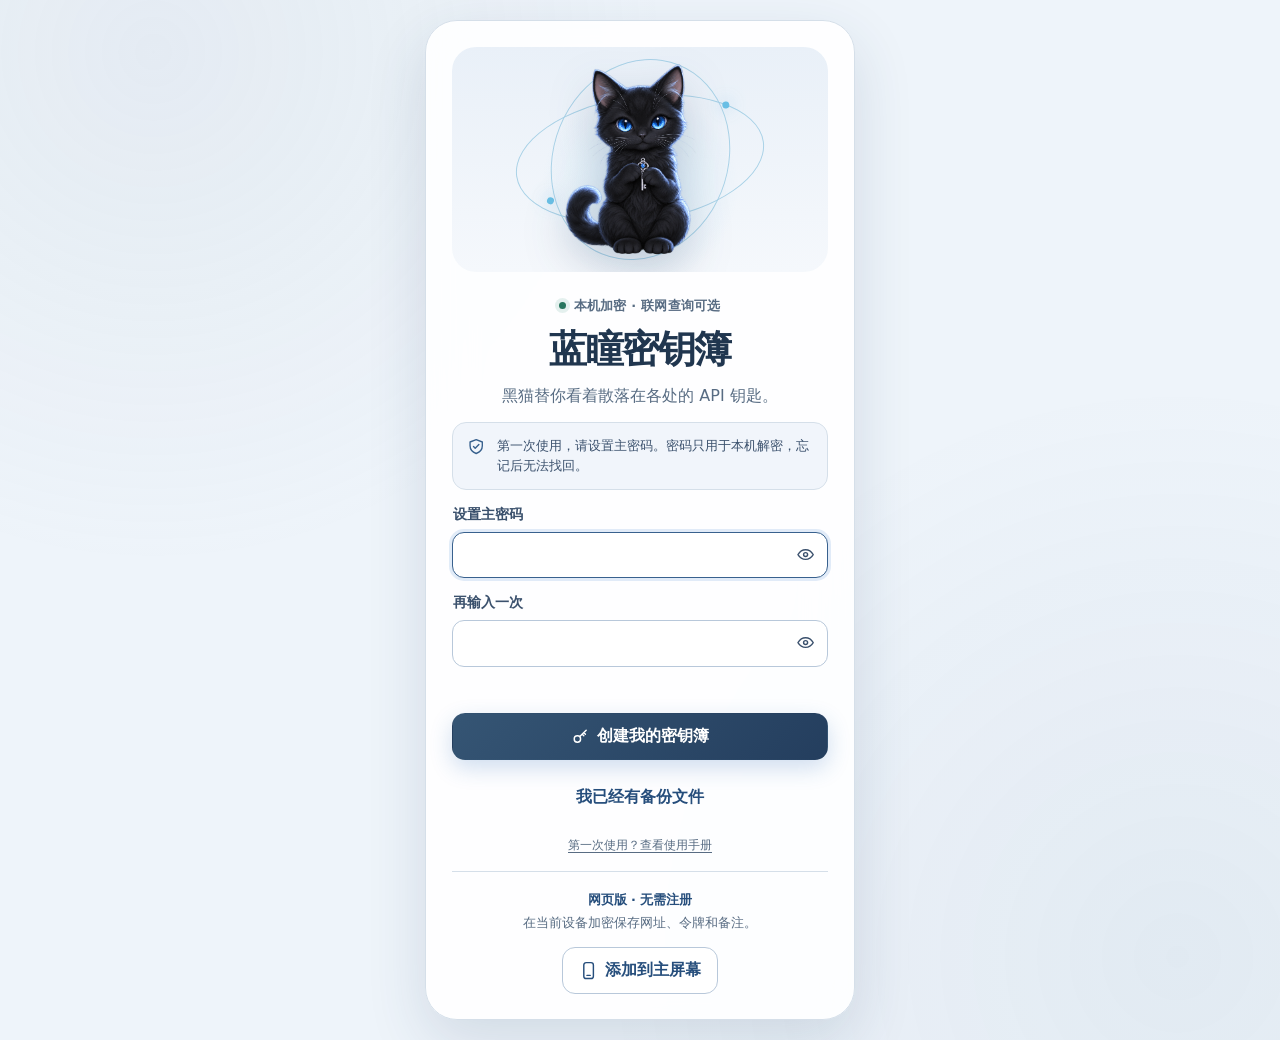
<file: index.html>
<!doctype html>
<html lang="zh-CN">
  <head>
    <meta charset="UTF-8" />
    <meta name="viewport" content="width=device-width, initial-scale=1, viewport-fit=cover" />
    <meta name="theme-color" content="#edf5ff" />
    <meta name="description" content="蓝瞳密钥簿——离线优先、加密保存的私人 API 站点与令牌管理簿。" />
    <meta name="apple-mobile-web-app-capable" content="yes" />
    <meta name="apple-mobile-web-app-status-bar-style" content="default" />
    <meta name="apple-mobile-web-app-title" content="蓝瞳密钥簿" />
    <link rel="apple-touch-icon" href="./assets/icon-192.png" />
    <title>蓝瞳密钥簿</title>
    <link rel="manifest" href="./manifest.webmanifest" />
    <link
      rel="icon"
      type="image/svg+xml"
      href="data:image/svg+xml,%3Csvg xmlns='http://www.w3.org/2000/svg' viewBox='0 0 64 64'%3E%3Cpath fill='%23121a2a' d='M12 24 9 7l15 10a28 28 0 0 1 16 0L55 7l-3 17a25 25 0 1 1-40 0Z'/%3E%3Cellipse cx='23' cy='31' rx='5' ry='7' fill='%234aa8ff'/%3E%3Cellipse cx='41' cy='31' rx='5' ry='7' fill='%234aa8ff'/%3E%3Cpath stroke='%23fff' stroke-width='2' stroke-linecap='round' d='m30 42 2 2 2-2'/%3E%3C/svg%3E"
    />
    <link rel="stylesheet" href="./styles.css" />
    <link rel="stylesheet" href="./features.css" />
    <link rel="stylesheet" href="./web.css" />
    <link rel="stylesheet" href="./model-status.css" />
  </head>
  <body>
    <div class="ambient ambient-one" aria-hidden="true"></div>
    <div class="ambient ambient-two" aria-hidden="true"></div>

    <section id="lock-screen" class="lock-screen" aria-labelledby="lock-title">
      <div class="lock-card">
        <div class="lock-visual" aria-hidden="true">
          <span class="orbit orbit-one"></span>
          <span class="orbit orbit-two"></span>
          <img src="./assets/black-cat-guardian.png" alt="" width="240" height="240" />
        </div>
        <div class="lock-copy">
          <div class="eyebrow"><span class="status-dot"></span> 本机加密 · 联网查询可选</div>
          <h1 id="lock-title">蓝瞳密钥簿</h1>
          <p id="lock-caption">黑猫替你看着散落在各处的 API 钥匙。</p>
        </div>

        <form id="unlock-form" class="lock-form" hidden>
          <div id="biometric-unlock-area" class="biometric-unlock-area" hidden>
            <button id="biometric-unlock-button" class="secondary-button full-button" type="button">
              <svg aria-hidden="true"><use href="#i-fingerprint"></use></svg>
              使用指纹解锁
            </button>
            <div class="lock-divider"><span>或使用主密码</span></div>
          </div>
          <label class="field">
            <span>主密码</span>
            <span class="password-wrap">
              <input id="unlock-password" type="password" autocomplete="current-password" required />
              <button class="icon-button field-eye" type="button" data-toggle-password="unlock-password" aria-label="显示或隐藏密码">
                <svg aria-hidden="true"><use href="#i-eye"></use></svg>
              </button>
            </span>
          </label>
          <p id="unlock-error" class="field-error" role="alert"></p>
          <button class="primary-button full-button" type="submit">
            <svg aria-hidden="true"><use href="#i-unlock"></use></svg>
            解锁密钥簿
          </button>
          <button id="locked-import-button" class="text-button" type="button">从加密备份载入</button>
        </form>

        <form id="setup-form" class="lock-form" hidden>
          <div class="setup-note">
            <svg aria-hidden="true"><use href="#i-shield"></use></svg>
            <span>第一次使用，请设置主密码。密码只用于本机解密，忘记后无法找回。</span>
          </div>
          <label class="field">
            <span>设置主密码</span>
            <span class="password-wrap">
              <input id="setup-password" type="password" minlength="6" autocomplete="new-password" required />
              <button class="icon-button field-eye" type="button" data-toggle-password="setup-password" aria-label="显示或隐藏密码">
                <svg aria-hidden="true"><use href="#i-eye"></use></svg>
              </button>
            </span>
          </label>
          <label class="field">
            <span>再输入一次</span>
            <span class="password-wrap">
              <input id="setup-password-confirm" type="password" minlength="6" autocomplete="new-password" required />
              <button class="icon-button field-eye" type="button" data-toggle-password="setup-password-confirm" aria-label="显示或隐藏密码">
                <svg aria-hidden="true"><use href="#i-eye"></use></svg>
              </button>
            </span>
          </label>
          <p id="setup-error" class="field-error" role="alert"></p>
          <button class="primary-button full-button" type="submit">
            <svg aria-hidden="true"><use href="#i-key"></use></svg>
            创建我的密钥簿
          </button>
          <button id="setup-import-button" class="text-button" type="button">我已经有备份文件</button>
        </form>
        <a class="lock-manual-link" data-open-manual href="./manual/index.html" target="_blank" rel="noopener">第一次使用？查看使用手册</a>
        <div class="web-welcome" data-web-only hidden>
          <p><strong>网页版 · 无需注册</strong><br>在当前设备加密保存网址、令牌和备注。</p>
          <div class="web-release-actions">
            <button type="button" class="secondary-button" data-web-install><svg aria-hidden="true"><use href="#i-phone"></use></svg>添加到主屏幕</button>
            <button type="button" class="secondary-button" data-web-update hidden>蓝瞳有新版 · 更新</button>
          </div>
        </div>
      </div>
    </section>

    <div id="vault-app" class="app-shell" hidden>
      <header class="topbar">
        <div class="topbar-inner">
          <div class="brand">
            <img src="./assets/black-cat-guardian.png" alt="" width="48" height="48" />
            <div>
              <p class="brand-kicker">私人 API 小本本</p>
              <h1>蓝瞳密钥簿</h1>
            </div>
          </div>
          <div class="topbar-actions">
            <button id="export-button" class="ghost-button desktop-action" type="button">
              <svg aria-hidden="true"><use href="#i-download"></use></svg>
              导出
            </button>
            <button id="overview-button" class="icon-button money-nav-button" type="button" aria-label="余额与总消耗" aria-pressed="false" title="余额与总消耗">
              <span aria-hidden="true">￥</span>
            </button>
            <a id="help-button" class="icon-button help-nav-button" data-open-manual href="./manual/index.html" target="_blank" rel="noopener" aria-label="帮助与使用手册" title="帮助与使用手册">
              <svg aria-hidden="true"><use href="#i-help"></use></svg>
              <span aria-hidden="true">帮助</span>
            </a>
            <button id="settings-button" class="icon-button" type="button" aria-label="设置">
              <svg aria-hidden="true"><use href="#i-settings"></use></svg>
            </button>
            <button id="lock-button" class="icon-button" type="button" aria-label="立即锁定">
              <svg aria-hidden="true"><use href="#i-lock"></use></svg>
            </button>
          </div>
        </div>
      </header>

      <p id="web-offline-banner" class="web-offline-banner" role="status" hidden>当前离线 · 可以取用本机密钥簿和手册；打开站点需要联网。</p>
      <main id="home-page" class="main-content">
        <section class="command-bar" aria-label="密钥簿工具">
          <label class="search-box">
            <svg aria-hidden="true"><use href="#i-search"></use></svg>
            <input id="search-input" type="search" placeholder="搜索站点、分组、标签或备注" autocomplete="off" />
            <kbd>⌘ K</kbd>
          </label>
          <div class="command-actions">
            <button id="smart-add-button" class="secondary-button" type="button">
              <svg aria-hidden="true"><use href="#i-sparkles"></use></svg>
              粘贴识别
            </button>
            <button id="add-site-button" class="primary-button" type="button">
              <svg aria-hidden="true"><use href="#i-plus"></use></svg>
              新增网站
            </button>
          </div>
        </section>

        <section class="filter-strip" aria-label="分组筛选">
          <div id="group-filters" class="group-filters"></div>
          <div class="list-meta">
            <button id="refresh-balances-button" class="balance-refresh-all text-button" type="button" hidden>
              <svg aria-hidden="true"><use href="#i-refresh"></use></svg>
              刷新余额
            </button>
            <span class="meta-divider"></span>
            <span id="save-status">已自动保存</span>
          </div>
        </section>

        <details class="note-filter-panel"><summary>标签与备注 <small id="note-filter-summary"></small></summary>
          <div class="feature-grid"><label class="field"><span>找标签</span><input id="note-filter-search" type="search" placeholder="搜索自定义标签" /></label><label class="field"><span>标签排序</span><select id="note-filter-order"><option value="count-desc">站点数量多 → 少</option><option value="count-asc">站点数量少 → 多</option><option value="name">标签名称</option></select></label></div>
          <div id="note-filter-tags" class="tag-options"></div>
          <div class="feature-grid"><label class="feature-check"><input id="note-only" type="checkbox" />只看有备注的站点</label><label class="field"><span>站点展示顺序</span><select id="note-site-sort"><option value="manual">原有顺序</option><option value="tags-desc">标签数多 → 少</option><option value="tags-asc">标签数少 → 多</option><option value="note-desc">备注字数多 → 少</option></select></label></div>
          <p class="section-hint">多选标签时显示包含任一选中标签的站点；不改变分组和手动排序。</p><button id="note-filter-clear" type="button" class="text-button">清除标签与备注筛选</button>
        </details>
        <div class="collection-bar">
          <div class="collection-label"><span class="collection-dot" aria-hidden="true"></span><h2>我的站点</h2><span id="entry-count">0 个网站</span></div>
          <div class="collection-tools"><button id="model-status-global-open" class="small-button" type="button"><svg aria-hidden="true"><use href="#i-search"></use></svg>跨站搜模型</button><button id="review-open" class="small-button" type="button">☆ 食用推荐</button><button id="arrange-sites-button" class="arrange-button" type="button" aria-pressed="false"><svg aria-hidden="true"><use href="#i-grip"></use></svg><span>排序</span></button></div>
        </div>
        <p id="arrange-hint" class="arrange-hint" hidden>拖动站点调整位置 · 常用仍置顶 · 点“完成”退出</p>
        <section id="entry-list" class="entry-grid" aria-live="polite"></section>

        <section id="empty-state" class="empty-state" hidden>
          <img src="./assets/black-cat-guardian.png" alt="抱着银色钥匙的蓝眼睛黑猫" width="190" height="190" />
          <h2 id="empty-title">还没有收进来的钥匙</h2>
          <p id="empty-copy">可以规整填写，也可以把整段信息贴进来让黑猫认一认。</p>
          <div class="empty-actions">
            <button id="empty-smart-add" class="secondary-button" type="button">
              <svg aria-hidden="true"><use href="#i-sparkles"></use></svg>
              粘贴并识别
            </button>
            <button id="empty-add-site" class="primary-button" type="button">
              <svg aria-hidden="true"><use href="#i-plus"></use></svg>
              新增网站
            </button>
          </div>
        </section>
      </main>

      <section id="overview-page" class="main-content overview-page" aria-labelledby="overview-title" hidden>
        <header class="overview-heading">
          <div><button id="overview-back" class="text-button" type="button">‹ 站点</button><h2 id="overview-title">余额总览</h2></div>
          <div class="overview-query-actions">
            <button id="overview-enable-all" class="secondary-button" type="button">全部开启</button>
            <button id="overview-refresh" class="secondary-button" type="button"><svg aria-hidden="true"><use href="#i-refresh"></use></svg><span>刷新账户</span></button>
          </div>
        </header>
        <div class="overview-metrics">
          <div><span>全部站点</span><strong id="overview-count-sites">0</strong></div>
          <div><span>已存令牌</span><strong id="overview-count-tokens">0</strong></div>
          <div><span>URL 记录</span><strong id="overview-count-urls">0</strong></div>
          <div class="metric-alert"><span id="overview-count-low-label">待补充</span><strong id="overview-count-low">0</strong></div>
        </div>
        <p id="overview-count-note" class="overview-note"></p>
        <div class="overview-view-bar">
          <div class="overview-modes" role="group" aria-label="余额类型">
            <button id="overview-mode-account" type="button" aria-pressed="true">余额</button>
            <button id="overview-mode-token" type="button" aria-pressed="false">令牌</button>
            <button id="overview-mode-spent" type="button" aria-pressed="false">总消耗</button>
          </div>
          <select id="overview-sort" aria-label="总览排序"><option value="balance-asc">余额升序</option><option value="balance-desc">余额降序</option><option value="name">站点名称</option><option value="updated">最近更新</option></select>
        </div>
        <p id="overview-mode-note" class="overview-note">账户总余额，与令牌额度分别统计。</p>
        <details class="overview-filter-details">
          <summary><span id="overview-filter-label">筛选与补充提醒线</span> <span id="overview-filter-summary">全部站点</span></summary>
        <label class="search-box overview-search"><svg aria-hidden="true"><use href="#i-search"></use></svg><input id="overview-search" type="search" placeholder="搜索站点名称或分组" autocomplete="off" aria-label="搜索总览站点" /></label>
        <div class="overview-controls">
          <label>单位<select id="overview-unit"><option value="all">全部单位</option><option value="USD">站点美元 $</option><option value="CNY">站点人民币 ¥</option><option value="credits">积分</option><option value="points">原始额度点</option></select></label>
          <label>状态<select id="overview-status"><option value="all">全部状态</option><option value="low">待补充</option><option value="positive">有余额 / 无限</option><option value="unknown">待查询 / 复查</option></select></label>
          <label>分组<select id="overview-group"><option value="all">全部分组</option></select></label>
        </div>
        <details id="overview-thresholds" class="overview-thresholds">
          <summary>设置补充提醒线 <span>默认仅提醒余额 ≤ 0</span></summary>
          <p class="overview-note">余额不高于提醒线时标为“待补充”；按当前显示单位比较。陈旧或失败结果标为待复查。</p>
          <div class="overview-threshold-grid">
            <label>站点美元 $<input id="threshold-USD" data-balance-threshold="USD" type="number" min="0" max="1000000000000" step="any" inputmode="decimal" /></label>
            <label>站点人民币 ¥<input id="threshold-CNY" data-balance-threshold="CNY" type="number" min="0" max="1000000000000" step="any" inputmode="decimal" /></label>
            <label>原始额度点<input id="threshold-points" data-balance-threshold="points" type="number" min="0" max="1000000000000" step="any" inputmode="decimal" /></label>
            <label>积分<input id="threshold-credits" data-balance-threshold="credits" type="number" min="0" max="1000000000000" step="any" inputmode="decimal" /></label>
          </div>
          <p id="overview-threshold-error" class="field-error" role="alert"></p>
        </details>
        </details>
        <div id="overview-totals" class="overview-totals" aria-label="分单位缓存小计"></div>
        <p id="overview-caveat" class="overview-note">缓存仅供参考；不同单位分别比较，不作汇率换算。有余额不代表接口可用。</p>
        <div id="overview-rows" class="overview-rows" aria-live="polite"></div>
      </section>

      <button id="mobile-add-button" class="floating-add" type="button" aria-label="新增网站">
        <svg aria-hidden="true"><use href="#i-plus"></use></svg>
      </button>
    </div>

    <dialog id="site-detail-dialog" class="site-detail-dialog">
      <div class="dialog-form site-detail-panel">
        <header class="dialog-header site-detail-header">
          <div class="site-detail-heading">
            <span id="site-detail-initial" class="site-detail-initial" aria-hidden="true">站</span>
            <div>
              <p class="dialog-kicker" id="site-detail-kicker">站点详情</p>
              <h2 id="site-detail-title">站点名称</h2>
            </div>
          </div>
          <button class="icon-button dialog-close" type="button" data-close-dialog="site-detail-dialog" aria-label="关闭">
            <svg aria-hidden="true"><use href="#i-x"></use></svg>
          </button>
        </header>

        <div id="site-detail-body" class="site-detail-body"></div>

        <footer class="dialog-footer site-detail-footer">
          <div class="site-detail-order" aria-label="调整站点位置">
            <span>位置</span>
            <button id="site-detail-move-up" class="mini-icon-button" type="button" aria-label="上移">
              <svg aria-hidden="true"><use href="#i-up"></use></svg>
            </button>
            <button id="site-detail-move-down" class="mini-icon-button" type="button" aria-label="下移">
              <svg aria-hidden="true"><use href="#i-down"></use></svg>
            </button>
          </div>
          <div class="site-detail-actions">
            <button id="site-detail-delete" class="icon-button danger-icon-button" type="button" aria-label="删除站点">
              <svg aria-hidden="true"><use href="#i-trash"></use></svg>
            </button>
            <button id="site-detail-pin" class="ghost-button" type="button">
              <svg aria-hidden="true"><use href="#i-star"></use></svg>
              <span id="site-detail-pin-label">设为常用</span>
            </button>
            <button id="site-detail-edit" class="primary-button" type="button">
              <svg aria-hidden="true"><use href="#i-edit"></use></svg>
              修改
            </button>
          </div>
        </footer>
      </div>
    </dialog>

    <dialog id="model-status-global-dialog" class="model-status-dialog" aria-labelledby="model-status-global-title">
      <form class="dialog-form" id="model-status-global-form">
        <header class="dialog-header">
          <div><h2 id="model-status-global-title">跨站搜模型</h2></div>
          <button class="icon-button dialog-close" type="button" data-close-dialog="model-status-global-dialog" aria-label="关闭跨站搜索">
            <svg aria-hidden="true"><use href="#i-x"></use></svg>
          </button>
        </header>
        <div class="model-status-scroll" id="model-status-global-scroll">
        <div class="model-status-global-query">
          <label class="model-status-search">
            <svg aria-hidden="true"><use href="#i-search"></use></svg>
            <input id="model-status-global-keyword" type="search" maxlength="120" placeholder="模型名或片段，如 opus 4 8" aria-label="搜索模型名或片段" autocomplete="off" spellcheck="false" />
          </label>
          <button id="model-status-global-run" class="primary-button" type="submit">搜索</button>
          <button id="model-status-global-stop" class="ghost-button" type="button" hidden>停止</button>
        </div>
        <details id="model-status-global-options" class="model-status-global-options">
          <summary>筛选与排序 <span id="model-status-global-active"></span></summary>
          <div class="model-status-global-grid">
            <label class="field"><span>最新一格颜色</span><select id="model-status-global-tone">
              <option value="">不限</option><option value="good">🟢 绿色</option><option value="warning">🟡 黄色</option><option value="low">🔴 红色</option><option value="none">⚪ 灰色 / 无数据</option>
            </select></label>
            <label class="field"><span>统计时间</span><select id="model-status-global-window"><option value="1">近 1 小时</option><option value="6">近 6 小时</option><option value="12">近 12 小时</option><option value="24" selected>近 24 小时</option></select></label>
            <label class="field"><span>最低成功率（%）</span><input id="model-status-global-success" type="number" min="0" max="100" step="any" inputmode="decimal" placeholder="不限" /></label>
            <label class="field"><span>最长平均延迟（秒）</span><input id="model-status-global-latency" type="number" min="0" max="1000000000" step="any" inputmode="decimal" placeholder="不限" /></label>
            <label class="field"><span>按哪种价格比较</span><select id="model-status-global-price-kind"><option value="input">输入价 / 百万 Token</option><option value="output">输出价 / 百万 Token</option><option value="perCall">按次价 / 次</option></select></label>
            <label class="field"><span>最高公开基础价（$）</span><input id="model-status-global-max-price" type="number" min="0" max="1000000000000" step="any" inputmode="decimal" placeholder="不限" /></label>
            <label class="field"><span>排序</span><select id="model-status-global-sort"><option value="match">匹配优先</option><option value="success">成功率较高优先</option><option value="latency">延迟较低优先</option><option value="price">价格较低优先</option></select></label>
            <label class="field"><span>我的站点分组</span><select id="model-status-global-group"></select></label>
            <label class="model-status-scope"><input id="model-status-global-all-sources" type="checkbox" />也查同站其他 Base URL</label>
          </div>
          <p class="section-hint">颜色按最新一格；若只有分组走势，会标明分组。灰色不代表整站没读到数据。价格为公开基础价。</p>
        </details>
        <p id="model-status-global-notice" class="model-status-count" role="status"></p>
        <details id="model-status-global-coverage" class="model-status-global-options" hidden>
          <summary id="model-status-global-coverage-title">来源核对</summary>
          <div id="model-status-global-coverage-list" class="model-status-coverage"></div>
        </details>
        <div id="model-status-global-rows" class="model-status-list"></div>
        </div>
      </form>
    </dialog>

    <dialog id="model-status-dialog" class="model-status-dialog" aria-labelledby="model-status-title">
      <div class="dialog-form">
        <header class="dialog-header">
          <div>
            <p class="dialog-kicker" id="model-status-site"></p>
            <h2 id="model-status-title">模型状态</h2>
          </div>
          <a class="text-button" id="model-status-origin-link" target="_blank" rel="noopener noreferrer" hidden>打开原站</a>
          <button class="icon-button dialog-close" type="button" data-close-dialog="model-status-dialog" aria-label="返回站点详情">
            <svg aria-hidden="true"><use href="#i-x"></use></svg>
          </button>
        </header>
        <div class="model-status-scroll" id="model-status-scroll">
        <div class="model-status-controls">
          <label class="field"><span>统计来源</span><select id="model-status-source" aria-label="统计来源"></select></label>
          <label class="field"><span>时间范围</span><select id="model-status-window" aria-label="时间范围">
            <option value="1">近 1 小时</option><option value="6">近 6 小时</option>
            <option value="12">近 12 小时</option><option value="24" selected>近 24 小时</option>
          </select></label>
        </div>
        <div class="model-status-toolbar">
          <label class="model-status-search">
            <svg aria-hidden="true"><use href="#i-search"></use></svg>
            <input id="model-status-filter" type="search" maxlength="120" placeholder="搜索模型名，如 son 4 6" aria-label="搜索模型名，可输入部分关键词" autocomplete="off" spellcheck="false" />
          </label>
          <button class="ghost-button" type="button" id="model-status-favourites" aria-label="只看常看模型" aria-pressed="false">常看</button>
          <button class="secondary-button" type="button" id="model-status-refresh" aria-label="刷新" title="刷新"><svg aria-hidden="true"><use href="#i-refresh"></use></svg></button>
        </div>
        <details id="model-status-filters" class="model-status-global-options">
          <summary>筛选与排序 <span id="model-status-filter-active"></span></summary>
          <div id="model-status-filter-fields" class="model-status-global-grid"></div>
          <p id="model-status-filter-status" class="section-hint" role="status"></p>
        </details>
        <div class="model-status-notes" role="status">
          <p id="model-status-notice"></p><p id="model-status-time"></p>
        </div>
        <div class="model-status-list" id="model-status-rows"></div>
        <details class="model-status-settings" id="model-status-settings">
          <summary>添加模型广场或公开监控页</summary>
          <label class="field"><span>页面网址（可选）</span>
            <input id="model-status-page-url" type="url" inputmode="url" maxlength="1200" placeholder="https://…" />
          </label>
          <p class="section-hint">只读取支持的公开状态。暂不支持的页面保留跳转入口。</p>
          <button class="ghost-button" type="button" id="model-status-save-page">保存并读取</button>
          <p id="model-status-page-error" class="section-hint" role="status"></p>
        </details>
        </div>
      </div>
    </dialog>

    <dialog id="balance-dialog" class="sheet-dialog compact-dialog">
      <form id="balance-form" class="dialog-form">
        <header class="dialog-header">
          <div>
            <p class="dialog-kicker">可选联网功能</p>
            <h2 id="balance-dialog-title">余额查询</h2>
          </div>
          <button class="icon-button dialog-close" type="button" data-close-dialog="balance-dialog" aria-label="关闭">
            <svg aria-hidden="true"><use href="#i-x"></use></svg>
          </button>
        </header>
        <p class="dialog-help">手机直接连接所选站点。凭证在本机加密保存；不会自动登录、调用模型或充值。</p>
        <label class="check-row">
          <input id="balance-enabled-input" type="checkbox" />
          <span class="custom-check"><svg aria-hidden="true"><use href="#i-check"></use></svg></span>
          <span><strong>开启本站余额查询</strong><small>默认关闭；开启后仍需手动刷新</small></span>
        </label>
        <div class="balance-form-fields">
          <label class="field"><span>查询站点 <em>已从本站网址填写，可修改</em></span>
            <span class="clearable-input-wrap">
              <input id="balance-origin-input" type="url" maxlength="2048" autocomplete="off" autocapitalize="none" spellcheck="false" placeholder="https://example.com（不要加 /v1）" />
              <button class="field-clear-button" type="button" data-clear-target="balance-origin-input" aria-label="清空查询站点"><svg aria-hidden="true"><use href="#i-x"></use></svg></button>
            </span>
          </label>
          <label class="field"><span>查询类型</span>
            <select id="balance-mode-input">
              <option value="account">账户总余额（需用户级凭证）</option>
              <option value="token">单个令牌额度（不是账户余额）</option>
            </select>
          </label>
          <label class="field" id="balance-user-id-field"><span>站点用户 ID <em>不是用户名</em></span>
            <span class="clearable-input-wrap">
              <input id="balance-user-id-input" type="text" inputmode="numeric" maxlength="16" autocomplete="off" placeholder="站点个人信息中的数字 ID" />
              <button class="field-clear-button" type="button" data-clear-target="balance-user-id-input" aria-label="清空用户 ID"><svg aria-hidden="true"><use href="#i-x"></use></svg></button>
            </span>
          </label>
          <label class="field"><span id="balance-credential-label">用户级访问令牌</span>
            <span class="clearable-input-wrap">
              <input id="balance-credential-input" type="password" maxlength="4096" autocomplete="off" autocapitalize="none" spellcheck="false" placeholder="不是登录密码，也不是普通聊天 API Key" />
              <button class="field-clear-button" type="button" data-clear-target="balance-credential-input" aria-label="清空查询凭证"><svg aria-hidden="true"><use href="#i-x"></use></svg></button>
            </span>
          </label>
          <p id="balance-credential-help" class="section-hint">请在站点个人设置查找“访问令牌 / Access Token”。它可能有较高账户权限，请优先使用站点提供的只读凭证，不要把密码填在这里。若找不到，先不要开启。</p>
          <details class="balance-unit-details">
            <summary>显示单位 <span>默认原始额度点，避免换算错误</span></summary>
            <div class="balance-form-fields">
              <label class="field"><span>单位</span>
                <select id="balance-unit-input">
                  <option value="points">额度点（不换算）</option>
                  <option value="USD">站点美元（$）</option>
                  <option value="CNY">站点人民币（¥）</option>
                  <option value="credits">站点积分</option>
                </select>
              </label>
              <label class="field" id="balance-divisor-field" hidden><span>每 1 单位对应多少额度点</span>
                <span class="clearable-input-wrap">
                  <input id="balance-divisor-input" type="number" min="0.000001" step="any" placeholder="例如 500000；请以站点规则为准" />
                  <button class="field-clear-button" type="button" data-clear-target="balance-divisor-input" aria-label="清空换算点数"><svg aria-hidden="true"><use href="#i-x"></use></svg></button>
                </span>
              </label>
              <button id="balance-common-divisor" class="text-button" type="button">使用常见换算：500,000 点 = 1 单位</button>
              <p class="section-hint">美元、人民币首次选择时会填入常见值 500000，请按本站规则核对；只改变显示，不代表实际充值汇率。不确定时保留“额度点”。</p>
            </div>
          </details>
          <label class="check-row">
            <input id="balance-home-input" type="checkbox" />
            <span class="custom-check"><svg aria-hidden="true"><use href="#i-check"></use></svg></span>
            <span><strong>首页显示一行余额</strong><small>两类都开启时优先显示账户；总览中始终分开查看</small></span>
          </label>
        </div>
        <details class="compatibility-note">
          <summary>通用适配与使用说明</summary>
          <p>蓝瞳依据通用 New API 文档提供只读查询，并未与各站点逐一合作或验证。特殊接口、登录方式、防护验证或站点更新，可能导致无法拉取或显示不一致。</p>
          <p>金额换算由你按站点规则设置，结果为最近查询缓存，仅供参考；余额及账单以站点实际页面为准。蓝瞳不保证第三方服务的可用性、数据准确性或资金安全，不代为充值、交易或保管资金。</p>
        </details>
        <p id="balance-error" class="field-error" role="alert"></p>
        <footer class="dialog-footer balance-dialog-footer">
          <button id="balance-forget-button" class="ghost-button" type="button">清除查询配置</button>
          <button class="primary-button" type="submit">保存配置</button>
        </footer>
      </form>
    </dialog>

    <dialog id="editor-dialog" class="sheet-dialog">
      <form id="editor-form" class="dialog-form">
        <header class="dialog-header">
          <div>
            <p class="dialog-kicker" id="editor-kicker">新条目</p>
            <h2 id="editor-title">收好一组 API 钥匙</h2>
          </div>
          <button class="icon-button dialog-close" type="button" data-close-dialog="editor-dialog" aria-label="关闭">
            <svg aria-hidden="true"><use href="#i-x"></use></svg>
          </button>
        </header>

        <div id="smart-result-note" class="smart-result-note" hidden>
          <svg aria-hidden="true"><use href="#i-sparkles"></use></svg>
          <span>已经按特征拆好了，再确认一下就能存档。</span>
        </div>

        <div class="form-grid">
          <label class="field">
            <span>网站名 <em>可不填</em></span>
            <span class="clearable-input-wrap">
              <input id="site-name-input" type="text" maxlength="60" placeholder="例如：月光中转站" />
              <button class="field-clear-button" type="button" data-clear-target="site-name-input" aria-label="清空网站名">
                <svg aria-hidden="true"><use href="#i-x"></use></svg>
              </button>
            </span>
          </label>
          <label class="field">
            <span>分组 <em>可直接输入新分组</em></span>
            <span class="clearable-input-wrap">
              <input id="site-group-input" type="text" maxlength="30" list="group-options" placeholder="例如：便宜、Coding 专用" />
              <button class="field-clear-button" type="button" data-clear-target="site-group-input" aria-label="清空分组">
                <svg aria-hidden="true"><use href="#i-x"></use></svg>
              </button>
            </span>
            <datalist id="group-options"></datalist>
          </label>
          <label class="field field-wide">
            <span>网站网址</span>
            <span class="clearable-input-wrap">
              <input id="website-url-input" type="text" inputmode="url" autocapitalize="none" spellcheck="false" placeholder="https://example.com" />
              <button class="field-clear-button" type="button" data-clear-target="website-url-input" aria-label="清空网站网址">
                <svg aria-hidden="true"><use href="#i-x"></use></svg>
              </button>
            </span>
          </label>
        </div>

        <div class="base-url-section">
          <div class="section-heading">
            <div>
              <p class="dialog-kicker">Base URL</p>
              <h3>一个主站可以放多个地址</h3>
            </div>
            <button id="add-base-url-row" class="small-button" type="button">
              <svg aria-hidden="true"><use href="#i-plus"></use></svg>
              再加一个
            </button>
          </div>
          <div id="base-url-editor-list" class="base-url-editor-list"></div>
          <p class="section-hint">只填网站网址时，会自动补成“网站网址/v1”。</p>
        </div>

        <div class="token-section">
          <div class="section-heading">
            <div>
              <p class="dialog-kicker">令牌</p>
              <h3>同一网站可以放多个</h3>
            </div>
            <button id="add-token-row" class="small-button" type="button">
              <svg aria-hidden="true"><use href="#i-plus"></use></svg>
              再加一个
            </button>
          </div>
          <div id="token-editor-list" class="token-editor-list"></div>
        </div>

        <label class="check-row">
          <input id="site-pinned-input" type="checkbox" />
          <span class="custom-check"><svg aria-hidden="true"><use href="#i-check"></use></svg></span>
          <span>
            <strong>设为常用</strong>
            <small>带蓝色星标并固定在列表前面</small>
          </span>
        </label>
        <p id="editor-error" class="field-error" role="alert"></p>

        <footer class="dialog-footer">
          <button class="ghost-button" type="button" data-close-dialog="editor-dialog">取消</button>
          <button class="primary-button" type="submit">
            <svg aria-hidden="true"><use href="#i-check"></use></svg>
            保存条目
          </button>
        </footer>
      </form>
    </dialog>

    <dialog id="smart-dialog" class="sheet-dialog compact-dialog">
      <form id="smart-form" class="dialog-form">
        <header class="dialog-header">
          <div>
            <p class="dialog-kicker">快速录入</p>
            <h2>把整段信息交给黑猫</h2>
          </div>
          <button class="icon-button dialog-close" type="button" data-close-dialog="smart-dialog" aria-label="关闭">
            <svg aria-hidden="true"><use href="#i-x"></use></svg>
          </button>
        </header>
        <p class="dialog-help">逗号、空格、换行、带标签或不带标签都可以。URL 和长令牌会优先按特征识别。</p>
        <label class="field">
          <span>原始信息</span>
          <span class="clearable-input-wrap clearable-textarea-wrap">
            <textarea
              id="smart-input"
              rows="7"
              spellcheck="false"
              placeholder="示例：月光站，https://example.com，https://api.example.com/v1，sk-很长的一串字符，写作用"
            ></textarea>
            <button class="field-clear-button" type="button" data-clear-target="smart-input" aria-label="清空原始信息">
              <svg aria-hidden="true"><use href="#i-x"></use></svg>
            </button>
          </span>
        </label>
        <div class="smart-actions">
          <button id="paste-from-clipboard" class="secondary-button" type="button">
            <svg aria-hidden="true"><use href="#i-clipboard"></use></svg>
            从剪贴板粘贴
          </button>
          <button class="primary-button" type="submit">
            <svg aria-hidden="true"><use href="#i-sparkles"></use></svg>
            识别并检查
          </button>
        </div>
        <p id="smart-error" class="field-error" role="alert"></p>
      </form>
    </dialog>

    <dialog id="settings-dialog" class="sheet-dialog">
      <form class="dialog-form settings-form" method="dialog">
        <header class="dialog-header">
          <div>
            <p class="dialog-kicker">密钥簿设置</p>
            <h2>安全、外观与备份</h2>
          </div>
          <button class="icon-button dialog-close" type="button" data-close-dialog="settings-dialog" aria-label="关闭设置" autofocus>
            <svg aria-hidden="true"><use href="#i-x"></use></svg>
          </button>
        </header>

        <div id="settings-scroll" class="settings-scroll" role="region" aria-label="设置内容">
        <section class="settings-section">
          <h3>使用偏好</h3>
          <div class="settings-grid">
            <label class="field">
              <span>外观</span>
              <select id="theme-select">
                <option value="system">跟随系统</option>
                <option value="light">冰蓝银白</option>
                <option value="dark">深海星夜</option>
                <option value="cream">奶油金</option>
              </select>
            </label>
            <label class="field">
              <span>闲置自动锁定</span>
              <select id="auto-lock-select">
                <option value="5">5 分钟</option>
                <option value="15">15 分钟</option>
                <option value="30">30 分钟</option>
                <option value="60">1 小时</option>
                <option value="0">不自动锁定</option>
              </select>
            </label>
          </div>
          <div class="theme-choices" role="group" aria-label="星猫配色">
            <button type="button" class="theme-choice" data-theme-choice="light" aria-pressed="false"><span class="palette-preview palette-ice" aria-hidden="true">✦</span><span>冰蓝银白</span></button>
            <button type="button" class="theme-choice" data-theme-choice="dark" aria-pressed="false"><span class="palette-preview palette-night" aria-hidden="true">☾</span><span>深海星夜</span></button>
            <button type="button" class="theme-choice" data-theme-choice="cream" aria-pressed="false"><span class="palette-preview palette-cream" aria-hidden="true">✧</span><span>奶油金</span></button>
          </div>
          <button id="install-button" class="settings-action" type="button">
            <span class="settings-action-icon"><svg aria-hidden="true"><use href="#i-phone"></use></svg></span>
            <span><strong>安装到手机桌面</strong><small>像普通 App 一样打开，离线也能用</small></span>
            <svg class="settings-chevron" aria-hidden="true"><use href="#i-chevron-right"></use></svg>
          </button>
        </section>

        <section class="settings-section" data-web-only hidden>
          <h3>网页版与离线使用</h3>
          <p class="section-hint">网址、令牌、标签、备注和推荐都在本机处理。换设备可导出、载入加密备份；不同浏览器的密钥簿分别保存。</p>
          <p class="section-hint">网页版可查看备份中已有的余额和历史金额。实时余额、用量查询与指纹解锁目前需使用 Android App。</p>
          <p id="web-offline-state" class="section-hint" role="status">正在准备离线资源…</p>
          <div class="web-release-actions">
            <button id="web-check-update-button" class="secondary-button" type="button" hidden>检查更新</button>
            <button id="web-update-button" class="secondary-button" type="button" data-web-update hidden>更新蓝瞳</button>
          </div>
        </section>

        <section class="settings-section">
          <div class="section-heading">
            <div>
              <h3>自定义分组</h3>
              <p>改名会同步到已有条目。</p>
            </div>
          </div>
          <div id="group-manager" class="group-manager"></div>
          <div class="inline-add">
            <input id="new-group-input" type="text" maxlength="30" placeholder="输入新分组名" />
            <button id="add-group-button" class="small-button" type="button">添加</button>
          </div>
        </section>

        <section class="settings-section">
          <h3>余额查询</h3>
          <p class="section-hint">所有站点均可配置通用 New API 查询，特殊站点可能不兼容；需 Android 版实际拉取。网页版只显示上次结果。查询结果及换算仅供参考，以站点余额和账单为准。</p>
          <label class="check-row">
            <input id="balance-auto-refresh-input" type="checkbox" />
            <span class="custom-check"><svg aria-hidden="true"><use href="#i-check"></use></svg></span>
            <span><strong>解锁后刷新已开启的站点</strong><small>默认关闭，无后台轮询；五分钟内不重复自动刷新</small></span>
          </label>
        </section>

        <section class="settings-section">
          <h3>加密与备份</h3>
          <button id="biometric-settings-button" class="settings-action" type="button" hidden>
            <span class="settings-action-icon"><svg aria-hidden="true"><use href="#i-fingerprint"></use></svg></span>
            <span><strong id="biometric-settings-title">开启指纹解锁</strong><small id="biometric-settings-status">验证一次指纹，以后可快速解锁</small></span>
            <svg class="settings-chevron" aria-hidden="true"><use href="#i-chevron-right"></use></svg>
          </button>
          <button id="settings-export-button" class="settings-action" type="button">
            <span class="settings-action-icon"><svg aria-hidden="true"><use href="#i-download"></use></svg></span>
            <span><strong>导出加密备份</strong><small>转移密码默认使用当前解锁密码</small><small id="backup-status">尚未导出过备份</small></span>
            <svg class="settings-chevron" aria-hidden="true"><use href="#i-chevron-right"></use></svg>
          </button>
          <button id="settings-custom-backup-button" class="settings-action" type="button">
            <span class="settings-action-icon"><svg aria-hidden="true"><use href="#i-key"></use></svg></span>
            <span><strong>设置转移密码并导出</strong><small>为这份备份使用独立的转移密码</small></span>
            <svg class="settings-chevron" aria-hidden="true"><use href="#i-chevron-right"></use></svg>
          </button>
          <button id="settings-import-button" class="settings-action" type="button">
            <span class="settings-action-icon"><svg aria-hidden="true"><use href="#i-upload"></use></svg></span>
            <span><strong>载入加密备份</strong><small>输入导出这份备份时使用的转移密码</small></span>
            <svg class="settings-chevron" aria-hidden="true"><use href="#i-chevron-right"></use></svg>
          </button>
          <button id="change-password-button" class="settings-action" type="button">
            <span class="settings-action-icon"><svg aria-hidden="true"><use href="#i-key"></use></svg></span>
            <span><strong>更换主密码</strong><small>现有数据会用新密码重新加密</small></span>
            <svg class="settings-chevron" aria-hidden="true"><use href="#i-chevron-right"></use></svg>
          </button>
        </section>

        <section class="settings-section">
          <h3>帮助与反馈</h3>
          <a id="manual-button" class="settings-action" data-open-manual href="./manual/index.html" target="_blank" rel="noopener">
            <span class="settings-action-icon"><svg aria-hidden="true"><use href="#i-log"></use></svg></span>
            <span><strong>使用手册</strong><small>基础与进阶教程 · 离线阅读</small></span>
            <svg class="settings-chevron" aria-hidden="true"><use href="#i-chevron-right"></use></svg>
          </a>
          <p class="section-hint">蓝瞳密钥簿 · 竹笋。有问题联系竹笋，欢迎反馈。</p>
        </section>

        <section class="settings-section data-summary">
          <h3>本机数据</h3>
          <div class="summary-numbers">
            <span><strong id="settings-site-count">0</strong> 网站</span>
            <span><strong id="settings-token-count">0</strong> 令牌</span>
          </div>
          <p>记录保存在本机加密存储中。开启余额查询后，凭证仅发送到你确认的站点；清理应用或浏览器数据前，请先导出备份。</p>
          <p class="app-version" data-version="2.2.1">蓝瞳密钥簿 2.2.1 · 小黑猫替你收好每一把钥匙</p>
        </section>
        </div>
      </form>
    </dialog>

    <dialog id="activity-dialog" class="sheet-dialog activity-dialog" aria-labelledby="activity-title">
      <div class="dialog-form activity-panel">
        <header class="dialog-header"><div><p class="dialog-kicker">站点已有数据 · 只读查看</p><h2 id="activity-title">用量与日志</h2></div><button class="icon-button" type="button" data-close-dialog="activity-dialog" aria-label="关闭用量与日志"><svg aria-hidden="true"><use href="#i-x"></use></svg></button></header>
        <div class="activity-metrics">
          <div><span>剩余额度</span><strong id="activity-remaining">尚未查询</strong></div>
          <div><span>历史消耗</span><strong id="activity-used">尚未查询</strong></div>
          <div><span>历史请求数</span><strong id="activity-requests">尚未查询</strong></div>
        </div>
        <p id="activity-summary-note" class="overview-note"></p>
        <div class="activity-permission"><p id="activity-permission-note" class="overview-note"></p><div><button id="activity-enable" class="secondary-button" type="button">启用并查询</button><button id="activity-configure" class="secondary-button" type="button">配置账户查询</button><button id="activity-disable" class="text-button" type="button" hidden>关闭历史查询</button></div></div>
        <div class="activity-tabs" role="group" aria-label="站点历史类型"><button type="button" data-activity-tab="logs" aria-pressed="true">使用日志</button><button type="button" data-activity-tab="recharges" aria-pressed="false">充值 / 入账</button><button type="button" data-activity-tab="orders" aria-pressed="false">支付订单</button></div>
        <form id="activity-form">
          <details class="activity-filters"><summary>筛选条件</summary>
            <div id="activity-log-filters" class="activity-filter-grid">
              <label>日期范围<select id="activity-range"><option value="today">今天</option><option value="7" selected>近 7 天</option><option value="30">近 30 天</option><option value="all">站点可查范围</option><option value="custom">自选日期</option></select></label>
              <label id="activity-type-field">日志类型<select id="activity-type"><option value="0">全部类型</option><option value="2">消耗</option><option value="1">充值 / 入账</option><option value="5">系统 / 签到</option><option value="6">退款</option><option value="4">错误</option><option value="3">管理</option></select></label>
              <div id="activity-date-fields" class="activity-date-fields" hidden><label>起始日期<input id="activity-start" type="date" /></label><label>结束日期<input id="activity-end" type="date" /></label></div>
              <label>模型名称<span class="clearable-input-wrap"><input id="activity-model" maxlength="100" autocomplete="off" placeholder="可选" /><button class="field-clear-button" type="button" data-clear-target="activity-model" aria-label="清空模型筛选"><svg aria-hidden="true"><use href="#i-x"></use></svg></button></span></label>
              <label>令牌备注<span class="clearable-input-wrap"><input id="activity-token" maxlength="100" autocomplete="off" placeholder="可选，不填密钥" /><button class="field-clear-button" type="button" data-clear-target="activity-token" aria-label="清空令牌备注筛选"><svg aria-hidden="true"><use href="#i-x"></use></svg></button></span></label>
            </div>
            <label id="activity-payment-field" hidden>支付金额单位<select id="activity-payment-unit"><option value="unknown">未确认 · 显示站点原值</option><option value="CNY">人民币 ¥（已按站点核对）</option><option value="USD">美元 $（已按站点核对）</option></select></label>
          </details>
          <div class="activity-query-row"><p id="activity-tab-note" class="overview-note"></p><button id="activity-query-button" class="primary-button" type="submit"><svg aria-hidden="true"><use href="#i-refresh"></use></svg>查询 / 刷新</button></div>
        </form>
        <div id="activity-period" class="activity-period"><span>所选期间消耗 <strong id="activity-period-quota">尚未查询</strong></span><span id="activity-period-rate"></span></div>
        <p id="activity-status" class="activity-status" role="status"></p>
        <p id="activity-cache-note" class="overview-note"></p>
        <div id="activity-rows" class="activity-rows"></div>
        <footer class="activity-pager"><button id="activity-prev" class="secondary-button" type="button">上一页</button><span id="activity-page-label">第 1 页</span><button id="activity-next" class="secondary-button" type="button">下一页</button></footer>
        <details class="compatibility-note"><summary>历史范围与金额说明</summary><p>仅显示站点接口实际返回的记录。可查日期、历史保留、授权范围由站点决定；特殊站点可能不兼容。支付订单通常仅开放近 30 天，不保证涵盖兑换码、赠送或全部订阅。充值日志表示额度入账，不等于现金实付；支付金额与充值数量使用站点原值，不套用余额换算。历史消耗来自账户累计字段，不由当前页日志相加推算。</p><p>默认关闭，手机仅向已确认站点发送本人只读查询。每个页签仅缓存最近查询的一页及概要，随本机加密备份保存。网页版只查看缓存，不代为查询。</p></details>
      </div>
    </dialog>

    <dialog id="change-password-dialog" class="sheet-dialog compact-dialog">
      <form id="change-password-form" class="dialog-form">
        <header class="dialog-header">
          <div>
            <p class="dialog-kicker">安全设置</p>
            <h2>更换主密码</h2>
          </div>
          <button class="icon-button dialog-close" type="button" data-close-dialog="change-password-dialog" aria-label="关闭">
            <svg aria-hidden="true"><use href="#i-x"></use></svg>
          </button>
        </header>
        <label class="field">
          <span>当前密码</span>
          <input id="current-password-input" type="password" autocomplete="current-password" required />
        </label>
        <label class="field">
          <span>新密码</span>
          <input id="new-password-input" type="password" minlength="6" autocomplete="new-password" required />
        </label>
        <label class="field">
          <span>再输入一次新密码</span>
          <input id="new-password-confirm-input" type="password" minlength="6" autocomplete="new-password" required />
        </label>
        <p id="change-password-error" class="field-error" role="alert"></p>
        <footer class="dialog-footer">
          <button class="ghost-button" type="button" data-close-dialog="change-password-dialog">取消</button>
          <button class="primary-button" type="submit">确认更换</button>
        </footer>
      </form>
    </dialog>

    <dialog id="custom-backup-dialog" class="sheet-dialog compact-dialog" aria-labelledby="custom-backup-title">
      <form id="custom-backup-form" class="dialog-form">
        <header class="dialog-header">
          <div><p class="dialog-kicker">导出加密备份</p><h2 id="custom-backup-title">设置转移密码</h2></div>
          <button class="icon-button dialog-close" type="button" data-close-dialog="custom-backup-dialog" aria-label="关闭">
            <svg aria-hidden="true"><use href="#i-x"></use></svg>
          </button>
        </header>
        <p class="section-hint">这里设置的密码用于载入这份备份。当前蓝瞳继续使用现有解锁密码。</p>
        <label class="field"><span>转移密码</span>
          <input id="custom-backup-password" type="password" minlength="6" autocomplete="new-password" required />
        </label>
        <label class="field"><span>再输入一次</span>
          <input id="custom-backup-confirm" type="password" minlength="6" autocomplete="new-password" required />
        </label>
        <p id="custom-backup-error" class="field-error" role="alert"></p>
        <footer class="dialog-footer">
          <button class="ghost-button" type="button" data-close-dialog="custom-backup-dialog">取消</button>
          <button class="primary-button" type="submit">加密并导出</button>
        </footer>
      </form>
    </dialog>

    <dialog id="import-dialog" class="sheet-dialog compact-dialog">
      <form id="import-form" class="dialog-form">
        <header class="dialog-header">
          <div>
            <p class="dialog-kicker">载入备份</p>
            <h2>验证转移密码</h2>
          </div>
          <button class="icon-button dialog-close" type="button" data-close-dialog="import-dialog" aria-label="关闭">
            <svg aria-hidden="true"><use href="#i-x"></use></svg>
          </button>
        </header>
        <div class="setup-note">
          <svg aria-hidden="true"><use href="#i-shield"></use></svg>
          <span>转移密码默认是<strong>原蓝瞳导出时的解锁密码</strong>。如果你在原设备的「设置 → 加密与备份」里给这份备份单独设过转移密码，就用那个密码。载入后，这个密码也用于解锁载入的密钥簿。</span>
        </div>
        <label class="field">
          <span>转移密码</span>
          <span class="password-wrap">
            <input id="import-password-input" type="password" autocomplete="off" required />
            <button class="icon-button field-eye" type="button" data-toggle-password="import-password-input" aria-label="显示或隐藏密码">
              <svg aria-hidden="true"><use href="#i-eye"></use></svg>
            </button>
          </span>
        </label>
        <p id="import-error" class="field-error" role="alert"></p>
        <button id="import-biometric-button" class="ghost-button" type="button" hidden>
          <svg aria-hidden="true"><use href="#i-fingerprint"></use></svg>
          <span>用指纹验证</span>
        </button>
        <footer class="dialog-footer">
          <button class="ghost-button" type="button" data-close-dialog="import-dialog">取消</button>
          <button class="primary-button" type="submit">验证并载入</button>
        </footer>
      </form>
    </dialog>

    <dialog id="bulk-query-dialog" class="sheet-dialog compact-dialog" aria-labelledby="bulk-query-title">
      <form method="dialog" class="dialog-form">
        <header class="dialog-header"><div><p class="dialog-kicker">批量管理 · 仅开启已填好的查询</p><h2 id="bulk-query-title">全部开启账户查询</h2></div><button class="icon-button" value="cancel" aria-label="取消批量开启"><svg aria-hidden="true"><use href="#i-x"></use></svg></button></header>
        <p id="bulk-query-summary" class="section-hint"></p>
        <p id="bulk-query-scope" class="section-hint"></p>
        <div id="bulk-query-targets" class="bulk-query-targets" aria-label="本次查询目标"></div>
        <details id="bulk-query-skipped"><summary id="bulk-query-skipped-label"></summary><ul id="bulk-query-skipped-list" class="bulk-query-skipped-list"></ul></details>
        <label class="check-row"><input id="bulk-query-refresh" type="checkbox" /><span class="custom-check"><svg aria-hidden="true"><use href="#i-check"></use></svg></span><span><strong>开启后立即刷新</strong><small>只向上面列出的站点发送各自的凭证；不自动开启历史日志</small></span></label>
        <p id="bulk-query-note" class="section-hint"></p>
        <footer class="dialog-actions"><button class="ghost-button" value="cancel">取消</button><button id="bulk-query-accept" class="primary-button" value="confirm">全部开启并刷新</button></footer>
      </form>
    </dialog>

    <dialog id="confirm-dialog" class="confirm-dialog">
      <form method="dialog" class="dialog-form">
        <div class="confirm-icon" id="confirm-icon">
          <svg aria-hidden="true"><use href="#i-alert"></use></svg>
        </div>
        <h2 id="confirm-title">确认操作</h2>
        <p id="confirm-message"></p>
        <div class="confirm-actions">
          <button id="confirm-cancel" class="ghost-button" value="cancel">取消</button>
          <button id="confirm-accept" class="danger-button" value="confirm">确认</button>
        </div>
      </form>
    </dialog>

    <input id="import-file-input" type="file" accept=".json,application/json" hidden />
    <div id="toast-region" class="toast-region" aria-live="polite" aria-atomic="true"></div>

    <svg class="icon-defs" aria-hidden="true">
      <symbol id="i-plus" viewBox="0 0 24 24"><path d="M12 5v14M5 12h14" /></symbol>
      <symbol id="i-x" viewBox="0 0 24 24"><path d="m6 6 12 12M18 6 6 18" /></symbol>
      <symbol id="i-check" viewBox="0 0 24 24"><path d="m5 12 4 4L19 6" /></symbol>
      <symbol id="i-search" viewBox="0 0 24 24"><circle cx="11" cy="11" r="7" /><path d="m20 20-4-4" /></symbol>
      <symbol id="i-help" viewBox="0 0 24 24"><circle cx="12" cy="12" r="9" /><path d="M9.5 9a2.5 2.5 0 0 1 5 .5c0 1.8-2.5 2-2.5 4M12 17h.01" /></symbol>
      <symbol id="i-settings" viewBox="0 0 24 24"><circle cx="12" cy="12" r="3" /><path d="M19.4 15a1.7 1.7 0 0 0 .34 1.88l.06.06-2.83 2.83-.06-.06A1.7 1.7 0 0 0 15 19.4a1.7 1.7 0 0 0-1 .6 1.7 1.7 0 0 0-.4 1.1V21H9.6v-.09A1.7 1.7 0 0 0 8.5 19.4a1.7 1.7 0 0 0-1.88.34l-.06.06-2.83-2.83.06-.06A1.7 1.7 0 0 0 4.6 15a1.7 1.7 0 0 0-.6-1 1.7 1.7 0 0 0-1.1-.4H3V9.6h.09A1.7 1.7 0 0 0 4.6 8.5a1.7 1.7 0 0 0-.34-1.88l-.06-.06 2.83-2.83.06.06A1.7 1.7 0 0 0 9 4.6a1.7 1.7 0 0 0 1-.6 1.7 1.7 0 0 0 .4-1.1V3h4v.09A1.7 1.7 0 0 0 15.5 4.6a1.7 1.7 0 0 0 1.88-.34l.06-.06 2.83 2.83-.06.06A1.7 1.7 0 0 0 19.4 9c.3.3.52.65.6 1 .08.36.1.73.09 1.1H21v4h-.09A1.7 1.7 0 0 0 19.4 15Z" /></symbol>
      <symbol id="i-lock" viewBox="0 0 24 24"><rect x="5" y="10" width="14" height="11" rx="2" /><path d="M8 10V7a4 4 0 0 1 8 0v3" /></symbol>
      <symbol id="i-unlock" viewBox="0 0 24 24"><rect x="5" y="10" width="14" height="11" rx="2" /><path d="M8 10V7a4 4 0 0 1 7.5-2" /></symbol>
      <symbol id="i-fingerprint" viewBox="0 0 24 24"><path d="M5.8 10.7A6.5 6.5 0 0 1 12 5.5a6.5 6.5 0 0 1 6.4 5.5M4 14v-2a8 8 0 0 1 16 0v1.5M8 12a4 4 0 0 1 8 0v2.5c0 2.8-.8 5.1-2.2 6.5M12 9.5a2.5 2.5 0 0 0-2.5 2.5v2.2c0 2-.4 3.8-1.4 5.3M12 13v2.2c0 1.2-.2 2.4-.6 3.5M5.5 16.5c.4-1.2.5-2.5.5-4" /></symbol>
      <symbol id="i-key" viewBox="0 0 24 24"><circle cx="8" cy="15" r="4" /><path d="m11 12 8-8M16 7l2 2M14 9l2 2" /></symbol>
      <symbol id="i-shield" viewBox="0 0 24 24"><path d="M12 3 20 6v5c0 5-3.4 8.4-8 10-4.6-1.6-8-5-8-10V6l8-3Z" /><path d="m8.5 12 2.2 2.2 4.8-5" /></symbol>
      <symbol id="i-sparkles" viewBox="0 0 24 24"><path d="m12 3 1.2 3.8L17 8l-3.8 1.2L12 13l-1.2-3.8L7 8l3.8-1.2L12 3ZM5 14l.8 2.2L8 17l-2.2.8L5 20l-.8-2.2L2 17l2.2-.8L5 14ZM19 13l.7 1.8 1.8.7-1.8.7L19 18l-.7-1.8-1.8-.7 1.8-.7L19 13Z" /></symbol>
      <symbol id="i-download" viewBox="0 0 24 24"><path d="M12 3v12m0 0 4-4m-4 4-4-4M4 19h16" /></symbol>
      <symbol id="i-upload" viewBox="0 0 24 24"><path d="M12 16V4m0 0 4 4m-4-4L8 8M4 20h16" /></symbol>
      <symbol id="i-eye" viewBox="0 0 24 24"><path d="M2.5 12s3.5-6 9.5-6 9.5 6 9.5 6-3.5 6-9.5 6-9.5-6-9.5-6Z" /><circle cx="12" cy="12" r="2.5" /></symbol>
      <symbol id="i-eye-off" viewBox="0 0 24 24"><path d="m3 3 18 18M10.6 6.1A9 9 0 0 1 12 6c6 0 9.5 6 9.5 6a15 15 0 0 1-2.1 2.8M6.2 6.2C3.8 8 2.5 12 2.5 12s3.5 6 9.5 6a9 9 0 0 0 3-.5M9.9 9.9a3 3 0 0 0 4.2 4.2" /></symbol>
      <symbol id="i-copy" viewBox="0 0 24 24"><rect x="8" y="8" width="12" height="12" rx="2" /><path d="M16 8V6a2 2 0 0 0-2-2H6a2 2 0 0 0-2 2v8a2 2 0 0 0 2 2h2" /></symbol>
      <symbol id="i-code" viewBox="0 0 24 24"><path d="m8 8-4 4 4 4M16 8l4 4-4 4M14 5l-4 14" /></symbol>
      <symbol id="i-edit" viewBox="0 0 24 24"><path d="M4 20h4L19 9l-4-4L4 16v4ZM13.5 6.5l4 4" /></symbol>
      <symbol id="i-trash" viewBox="0 0 24 24"><path d="M4 7h16M9 7V4h6v3M7 7l1 14h8l1-14M10 11v6M14 11v6" /></symbol>
      <symbol id="i-pin" viewBox="0 0 24 24"><path d="m14 4 6 6-3 1-4 4-1 5-2-2-4 4-1-1 4-4-2-2 5-1 4-4 1-3-6-6-3 3Z" /></symbol>
      <symbol id="i-star" viewBox="0 0 24 24"><path d="m12 3 2.8 5.7 6.2.9-4.5 4.4 1.1 6.2-5.6-2.9-5.6 2.9 1.1-6.2L3 9.6l6.2-.9L12 3Z" /></symbol>
      <symbol id="i-link" viewBox="0 0 24 24"><path d="M10 13a5 5 0 0 0 7.5.5l2-2a5 5 0 0 0-7-7l-1.2 1.2M14 11a5 5 0 0 0-7.5-.5l-2 2a5 5 0 0 0 7 7l1.2-1.2" /></symbol>
      <symbol id="i-external" viewBox="0 0 24 24"><path d="M14 4h6v6M20 4l-9 9M18 13v6a1 1 0 0 1-1 1H5a1 1 0 0 1-1-1V7a1 1 0 0 1 1-1h6" /></symbol>
      <symbol id="i-up" viewBox="0 0 24 24"><path d="m6 15 6-6 6 6" /></symbol>
      <symbol id="i-down" viewBox="0 0 24 24"><path d="m6 9 6 6 6-6" /></symbol>
      <symbol id="i-alert" viewBox="0 0 24 24"><path d="M12 3 2.5 20h19L12 3Z" /><path d="M12 9v5m0 3h.01" /></symbol>
      <symbol id="i-clipboard" viewBox="0 0 24 24"><rect x="5" y="5" width="14" height="16" rx="2" /><path d="M9 5V3h6v2M9 10h6M9 14h6M9 18h4" /></symbol>
      <symbol id="i-phone" viewBox="0 0 24 24"><rect x="6" y="2" width="12" height="20" rx="3" /><path d="M10 18h4" /></symbol>
      <symbol id="i-chevron-right" viewBox="0 0 24 24"><path d="m9 6 6 6-6 6" /></symbol>
      <symbol id="i-refresh" viewBox="0 0 24 24"><path d="M20 7v5h-5M4 17v-5h5M19 12a7 7 0 0 0-12-5L4 10m16 4-3 3A7 7 0 0 1 5 12" /></symbol>
      <symbol id="i-log" viewBox="0 0 24 24"><rect x="4" y="3" width="16" height="18" rx="3"/><path d="M8 8h8M8 12h8M8 16h5"/></symbol>
      <symbol id="i-pulse" viewBox="0 0 24 24"><path d="M3 12h4l3-6 4 12 3-6h4"/></symbol>
      <symbol id="i-grip" viewBox="0 0 24 24"><path d="M8 5h.01M16 5h.01M8 12h.01M16 12h.01M8 19h.01M16 19h.01" stroke-width="4" stroke-linecap="round" /></symbol>
      <symbol id="i-overview" viewBox="0 0 24 24"><rect x="3" y="3" width="7" height="7" rx="2"/><rect x="14" y="3" width="7" height="7" rx="2"/><rect x="3" y="14" width="7" height="7" rx="2"/><path d="M14 21v-4m3.5 4v-7M21 21V11"/></symbol>
      <symbol id="i-more" viewBox="0 0 24 24"><path d="M5 12h.01M12 12h.01M19 12h.01" stroke-width="4" stroke-linecap="round" /></symbol>
    </svg>

    <dialog id="site-notes-dialog" class="sheet-dialog compact-dialog" aria-labelledby="site-notes-title"><form id="site-notes-form" class="dialog-form">
      <header class="dialog-header"><div><p class="dialog-kicker" id="site-notes-site"></p><h2 id="site-notes-title">自定义标签和备注</h2></div><button class="icon-button" type="button" data-close-dialog="site-notes-dialog" aria-label="返回站点详情"><svg aria-hidden="true"><use href="#i-x"></use></svg></button></header>
      <p class="section-hint">标签可多选，与分组独立。保存后可从首页搜索，也可导入食用推荐。</p>
      <div class="inline-add"><input id="site-tag-new" maxlength="32" placeholder="输入自定义标签" /><button id="site-tag-add" type="button" class="small-button">添加</button></div>
      <label class="field"><span>搜索标签</span><input id="site-tag-search" type="search" /></label>
      <p id="site-tag-count" class="section-hint"></p><div id="site-tag-options" class="tag-options"></div>
      <label class="field"><span>自定义备注</span><textarea id="site-note-input" rows="6" maxlength="6000" placeholder="可以写你对这个中转站的看法，或记录你的推荐链接。"></textarea></label>
      <p id="site-notes-error" class="field-error" role="alert"></p><footer class="dialog-footer"><button type="button" class="ghost-button" data-close-dialog="site-notes-dialog">取消</button><button type="submit" class="primary-button">保存备注</button></footer>
    </form></dialog>

    <dialog id="review-dialog" class="sheet-dialog review-dialog" aria-labelledby="review-title"><div class="dialog-form">
      <header class="dialog-header"><div><p class="dialog-kicker">个人品鉴 · 本机编辑与导出</p><h2 id="review-title">食用推荐</h2></div><button class="icon-button" type="button" data-close-dialog="review-dialog" aria-label="关闭食用推荐"><svg aria-hidden="true"><use href="#i-x"></use></svg></button></header>
      <div class="feature-grid"><label class="field"><span>标题</span><input id="review-heading" maxlength="80" /></label><label class="field"><span>署名（可选）</span><input id="review-author" maxlength="40" /></label><label class="field"><span>图片配色</span><select id="review-theme"><option value="light">冰蓝银白</option><option value="dark">深海星夜</option><option value="cream">奶油金</option></select></label></div>
      <div class="review-toolbar"><button id="review-choose" type="button" class="secondary-button">批量选择站点</button><span id="review-count" class="section-hint"></span></div>
      <p class="section-hint">草稿自动加密保存。拖动卡片把手调整顺序，也可用 ↑ ↓。网址、历史金额与调用次数可按站点选择展示，带入已有记录后仍可修改；勾选的网址同时进入推荐图片和文案 TXT。</p>
      <div id="review-cards" class="review-cards"></div><p id="review-error" class="field-error" role="alert"></p>
      <label class="review-text-format"><span>TXT 导出内容</span><select id="review-text-mode"><option value="review">食用推荐文案</option><option value="sites">全部站点清单</option></select></label>
      <p id="review-text-hint" class="section-hint">推荐文案包含当前所选站点的评分与评价；也可切换成全部站点清单。</p>
      <div class="review-export-actions"><button id="review-preview" type="button" class="secondary-button">生成预览</button><button id="review-images" type="button" class="primary-button">导出图片</button><button id="review-text" type="button" class="secondary-button">导出 TXT</button></div>
      <p id="review-export-status" class="section-hint" role="status">图片宽 750，单张最高 6000；超出自动分图并打包 ZIP。另附应用署名与作者内容说明。</p><div id="review-previews" class="review-previews"></div>
    </div></dialog>
    <dialog id="review-picker-dialog" class="sheet-dialog compact-dialog" aria-labelledby="review-picker-title"><div class="dialog-form">
      <header class="dialog-header"><h2 id="review-picker-title">选择已保存站点</h2><button class="icon-button" type="button" data-close-dialog="review-picker-dialog" aria-label="返回推荐编辑"><svg aria-hidden="true"><use href="#i-x"></use></svg></button></header>
      <input id="review-picker-search" type="search" placeholder="搜索站点、分组、标签或备注" /><div class="review-toolbar"><button id="review-picker-all" type="button" class="text-button">选中当前搜索结果</button><button id="review-picker-none" type="button" class="text-button">清除当前搜索结果</button></div>
      <p id="review-picker-count" class="section-hint"></p><div id="review-picker-list" class="tag-options"></div><p id="review-picker-error" class="field-error"></p>
      <footer class="dialog-footer"><button type="button" class="ghost-button" data-close-dialog="review-picker-dialog">取消</button><button id="review-picker-save" type="button" class="primary-button">确认选择</button></footer>
    </div></dialog>
    <dialog id="web-install-dialog" class="sheet-dialog web-panel-dialog" aria-labelledby="web-install-title">
      <div class="web-dialog-layout">
        <header class="dialog-header"><div><p class="dialog-kicker">随时打开你的密钥簿</p><h2 id="web-install-title">添加到主屏幕</h2></div><button class="icon-button" type="button" data-web-close="web-install-dialog" aria-label="关闭桌面添加说明"><svg aria-hidden="true"><use href="#i-x"></use></svg></button></header>
        <div class="web-dialog-body"><p id="web-install-description"></p><ol id="web-install-steps" class="web-install-steps"></ol><button id="web-install-now" class="primary-button full-button" type="button" hidden>添加到桌面</button><p id="web-install-status" class="section-hint" role="status"></p><p class="section-hint">建议先添加到桌面，再创建密钥簿。已有密钥簿可在原入口导出加密备份，再从桌面图标打开并载入。</p></div>
      </div>
    </dialog>
    <dialog id="web-copy-dialog" class="sheet-dialog web-panel-dialog" aria-labelledby="web-copy-title">
      <div class="web-dialog-layout">
        <header class="dialog-header"><h2 id="web-copy-title">长按复制内容</h2><button class="icon-button" type="button" data-web-close="web-copy-dialog" aria-label="关闭复制内容"><svg aria-hidden="true"><use href="#i-x"></use></svg></button></header>
        <div class="web-dialog-body"><p class="section-hint">浏览器未允许自动复制。请长按下方内容，选择“全选 → 复制”。</p><textarea id="web-copy-value" readonly rows="5" spellcheck="false" autocapitalize="off" autocomplete="off" aria-label="待复制的内容"></textarea></div>
      </div>
    </dialog>
    <dialog id="web-save-dialog" class="sheet-dialog web-panel-dialog" aria-labelledby="web-save-title">
      <div class="web-dialog-layout">
        <header class="dialog-header"><div><p class="dialog-kicker">文件已在本机生成</p><h2 id="web-save-title">选择保存方式</h2></div><button class="icon-button" type="button" data-web-close="web-save-dialog" aria-label="取消文件导出"><svg aria-hidden="true"><use href="#i-x"></use></svg></button></header>
        <div class="web-dialog-body"><p id="web-save-filename" class="web-save-filename"></p><div class="web-save-actions"><button id="web-save-share" class="primary-button" type="button" hidden>分享 / 保存到文件</button><button id="web-save-download" class="secondary-button" type="button">下载文件</button><a id="web-save-open" class="ghost-button" target="_blank" rel="noopener">打开文件</a></div><p id="web-save-status" class="section-hint" role="status">图片也可点“打开文件”后长按保存。TXT、ZIP 和备份请选择下载，或在系统分享中保存到“文件”。</p></div>
      </div>
    </dialog>
    <script src="./web.js" defer></script>
    <script src="./features.js" defer></script>
    <script src="./model-status.js" defer></script>
    <script src="./app.js" defer></script>
  </body>
</html>
</file>
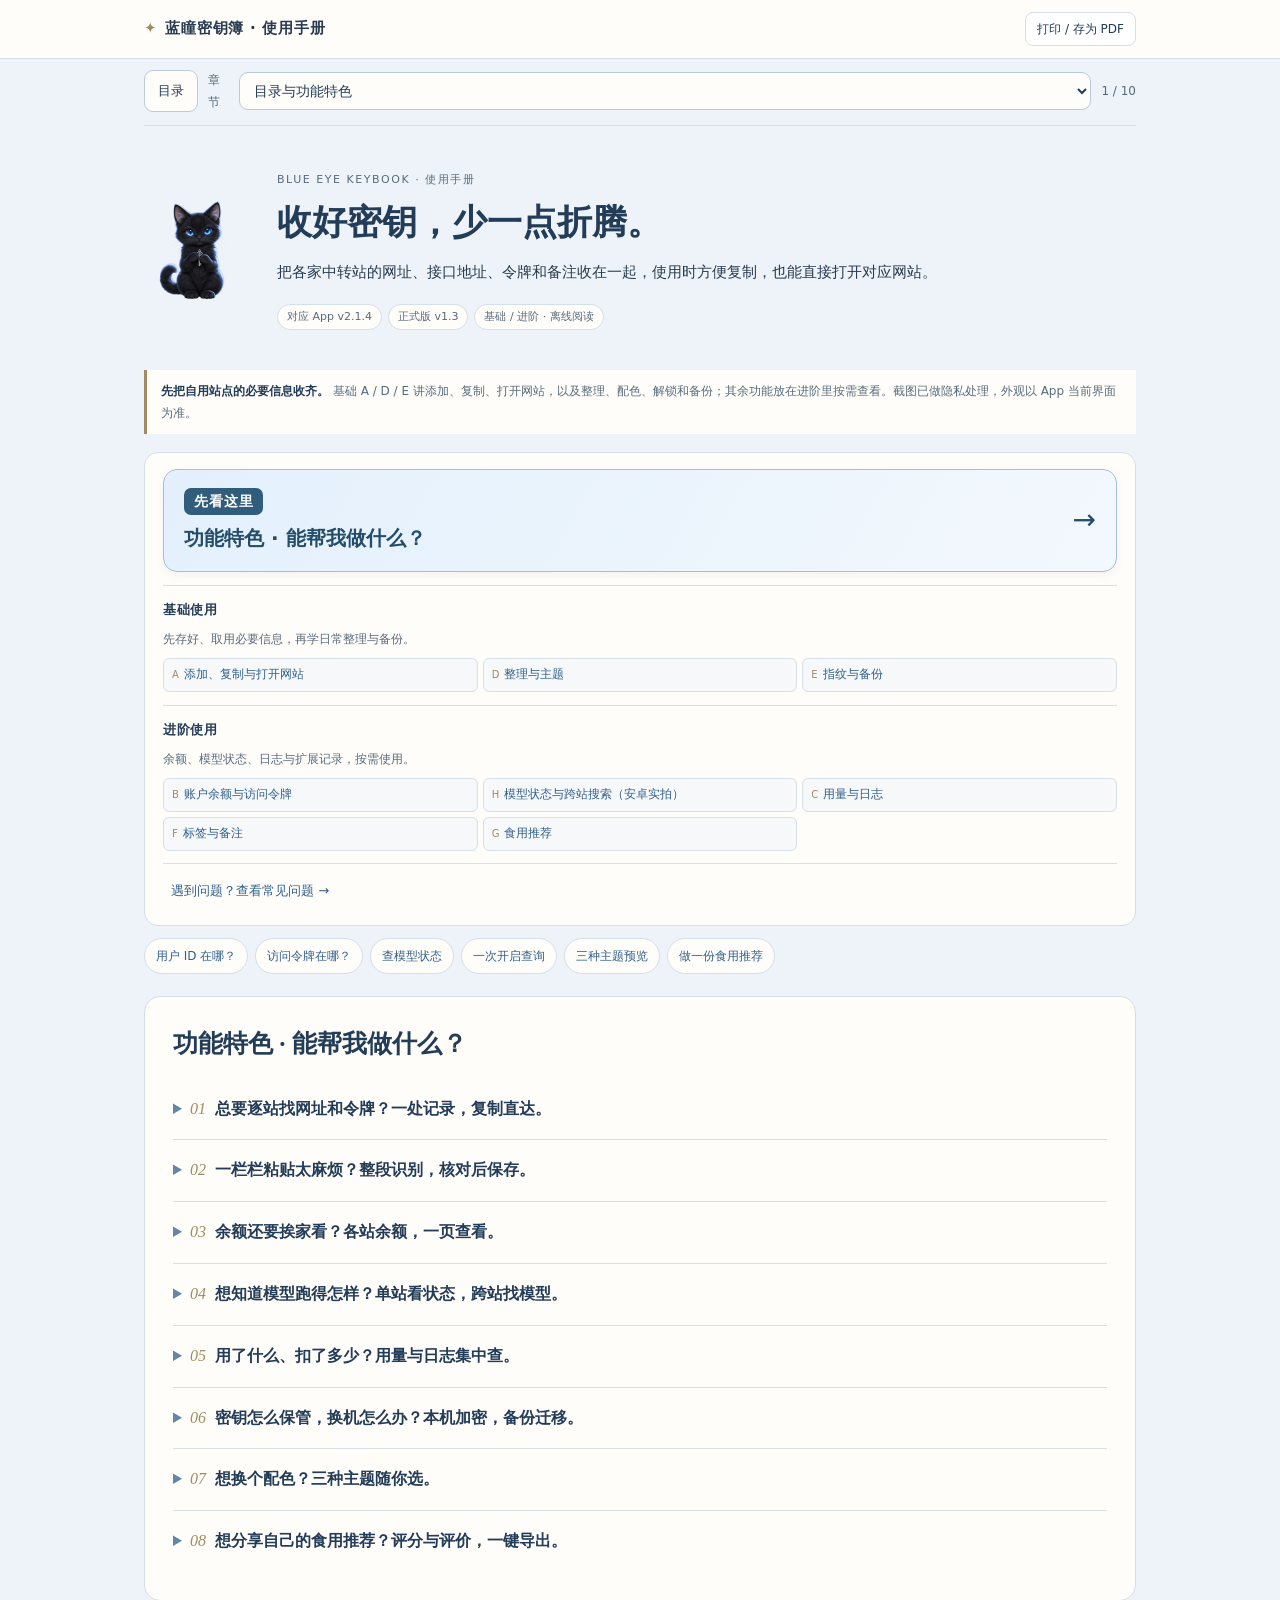
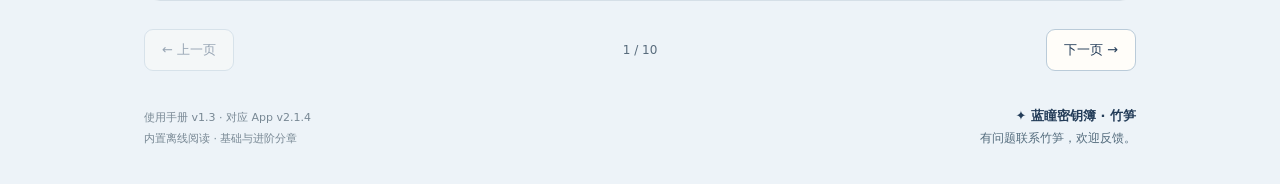
<file: manual/index.html>
<!DOCTYPE html><html lang="zh-CN"><head>
  <meta charset="utf-8">
  <meta name="viewport" content="width=device-width, initial-scale=1">
  <meta name="color-scheme" content="light">
  <title>蓝瞳密钥簿｜使用手册 v1.3 · 安卓实拍</title>
  <style>
    :root{--paper:#fffdf9;--bg:#edf3f8;--navy:#233c58;--ink:#283b50;--muted:#586b7c;--line:#d5dfe7;--blue:#e8f0f8;--gold:#a28a64;--soft:#f6f8fa;--warn:#7d4b25}
    *{box-sizing:border-box}html{scroll-behavior:smooth;scroll-padding-top:84px}body{margin:0;background:var(--bg);color:var(--ink);font:15px/1.85 system-ui,-apple-system,"PingFang SC","Microsoft YaHei",sans-serif}a{color:#315f8b;text-underline-offset:3px}button{font:inherit;cursor:pointer}h1,h2,h3,p{margin-top:0}h1,h2{font-family:"Songti SC","Noto Serif CJK SC",Georgia,serif;color:var(--navy)}h1{font-size:clamp(28px,5vw,40px);line-height:1.3;margin-bottom:14px}h2{font-size:25px;line-height:1.5;margin-bottom:16px}h3{font-size:16px;color:var(--navy);margin-bottom:7px}p{margin-bottom:12px}strong{color:var(--navy)}.wrap{max-width:1040px;margin:auto;padding:0 24px}.mast{border-bottom:1px solid var(--line);background:rgba(255,253,249,.96);position:sticky;top:0;z-index:5}.mast .wrap{min-height:58px;display:flex;align-items:center;justify-content:space-between;gap:12px}.brand{font-weight:750;letter-spacing:.05em}.brand i{color:var(--gold);font-style:normal;margin-right:8px}.print{padding:5px 11px;border:1px solid var(--line);border-radius:8px;background:white;color:var(--navy);font-size:12px}.hero{display:flex;align-items:center;gap:25px;padding:38px 0 28px}.hero img{width:108px;height:108px;object-fit:contain;flex-shrink:0}.eyebrow{font-size:11px;letter-spacing:.14em;color:var(--muted);margin-bottom:9px}.hero p:last-child{max-width:650px;margin-bottom:0}.meta{display:flex;flex-wrap:wrap;gap:6px;margin-top:17px}.pill{font-size:11px;line-height:1.6;padding:3px 9px;border:1px solid var(--line);border-radius:20px;background:var(--paper);color:var(--muted)}.draft-note{border-left:3px solid var(--gold);padding:10px 14px;background:var(--paper);font-size:13px;color:var(--muted);margin-bottom:20px}.toc{display:grid;grid-template-columns:repeat(4,minmax(0,1fr));gap:7px;padding:15px;background:var(--paper);border:1px solid var(--line);border-radius:14px;margin-bottom:25px}.toc a{font-size:13px;text-decoration:none;display:block;padding:5px 8px;border-radius:6px}.toc a:hover{background:var(--blue)}.toc small{color:var(--gold);margin-right:5px}.section{background:var(--paper);border:1px solid var(--line);border-radius:16px;padding:28px;margin-bottom:18px;break-inside:auto}.num{color:var(--gold);font:italic 20px Georgia,serif;margin-right:9px}.lead{font-size:16px}.grid{display:grid;grid-template-columns:repeat(2,minmax(0,1fr));gap:12px}.feature{padding:14px 16px;background:var(--soft);border:1px solid var(--line);border-radius:11px}.feature p{font-size:13px;margin:0;color:var(--muted)}.feature h3 span{color:var(--gold);margin-right:6px}.note{background:var(--blue);border-left:3px solid #7293b4;padding:11px 14px;border-radius:0 8px 8px 0;font-size:13px;margin:14px 0}.caution{background:#f7f0e5;border-color:var(--gold);color:#614f39}.steps{list-style:none;padding:0;margin:0;counter-reset:step}.steps>li{position:relative;padding:0 0 18px 42px;counter-increment:step;break-inside:avoid}.steps>li:last-child{padding-bottom:0}.steps>li::before{content:counter(step);position:absolute;left:0;top:1px;display:grid;place-items:center;width:28px;height:28px;border-radius:50%;border:1px solid var(--line);background:var(--blue);font-size:13px;color:var(--navy);font-weight:700}.steps p{font-size:14px;margin-bottom:0}.path{display:inline;color:#315f8b;font-weight:650}.figure-slot{margin:15px 0;padding:12px 15px;border:1px dashed #adbdcd;border-radius:10px;background:#f2f6fa;font-size:12px;color:var(--muted);break-inside:avoid}.figure-slot strong{display:block;margin-bottom:3px}.table-wrap{overflow-x:auto;margin:12px 0 16px}table{border-collapse:collapse;width:100%;font-size:13px;min-width:420px}th,td{vertical-align:top;text-align:left;border-bottom:1px solid var(--line);padding:10px 12px}th{color:var(--navy);background:var(--blue);font-weight:650}td:first-child{font-weight:600;color:var(--navy)}td p{margin:0}.table-wrap.narrow table{min-width:340px}code,pre{font-family:Consolas,"Noto Sans Mono CJK SC",monospace;font-size:12px}code{background:#edf1f5;padding:2px 4px;border-radius:4px;overflow-wrap:anywhere}pre{white-space:pre-wrap;overflow-wrap:anywhere;background:#edf1f5;border:1px solid var(--line);border-radius:10px;padding:14px;line-height:1.8;margin:10px 0 13px}.small{font-size:12px;color:var(--muted)}.plain-list{padding-left:20px;margin:9px 0}.plain-list li{padding-left:2px;margin:5px 0}.rule{border:0;border-top:1px solid var(--line);margin:23px 0}.subsection{margin-top:23px}.tagline{font-size:12px;color:var(--muted);letter-spacing:.06em}.faq details{border-top:1px solid var(--line);padding:12px 0}.faq summary{cursor:pointer;font-weight:650;color:var(--navy);font-size:14px}.faq details p{margin:8px 0 0;font-size:13px}.editorial{border-color:#c6b79a;background:#fbf7ee}.editorial h2{font-size:21px}.priority{display:inline-block;border:1px solid var(--line);border-radius:4px;padding:0 4px;font-size:11px;white-space:nowrap}.footer{text-align:center;font-size:12px;color:var(--muted);padding:10px 12px 35px}.source-list{font-size:12px;padding-left:18px;overflow-wrap:anywhere}.backtop{display:inline-block;font-size:12px;margin-top:14px}.no-break{white-space:nowrap}.screen-only{display:initial}
    @media(max-width:640px){body{font-size:14px;line-height:1.85}.wrap{padding:0 14px}.hero{gap:13px;padding:25px 0 20px}.hero img{width:68px;height:68px}.hero h1{font-size:28px}.eyebrow{font-size:10px}.toc{grid-template-columns:repeat(2,minmax(0,1fr));padding:10px;gap:3px}.section{padding:20px 16px;border-radius:12px}.section h2{font-size:23px}.grid{grid-template-columns:1fr;gap:8px}.feature{padding:12px 14px}.steps>li{padding-left:37px}.mast .wrap{min-height:54px}.brand{font-size:13px}.print{font-size:11px}.meta{gap:4px}.pill{font-size:10px}th,td{padding:8px}.hero .tagline{display:none}}
    @media(max-width:640px){.table-wrap table{min-width:0;table-layout:fixed;font-size:12px}.table-wrap th:first-child{width:27%}th,td{overflow-wrap:anywhere}}
    @media print{@page{size:A4;margin:16mm 14mm}html{scroll-behavior:auto}body{background:white;color:#25384b;font-size:10pt;line-height:1.65}.wrap{max-width:none;padding:0}.mast{position:static;background:white}.mast .wrap{min-height:35px}.screen-only,.print,.backtop{display:none!important}.hero{padding:22px 0}.hero img{width:75px;height:75px}h1{font-size:27pt}h2{font-size:18pt}.section{padding:18px 0;border:0;border-top:1px solid var(--line);border-radius:0;margin:0 0 15px}.section h2,h3{break-after:avoid}.feature,.figure-slot,.note,table tr{break-inside:avoid}.grid{grid-template-columns:repeat(2,minmax(0,1fr))}.table-wrap{overflow:visible}table{min-width:0}.toc{padding:8px}.editorial{background:white}.footer{padding-bottom:0}a{color:inherit}.source-list a{overflow-wrap:anywhere}.draft-note{padding:7px 10px}}
  </style>
<style>
.toc a{font-size:12px}.scene{padding:20px 0;border-top:1px solid var(--line)}.scene:first-of-type{padding-top:0;border-top:0}.scene:last-child{padding-bottom:0}.scene>h3{font-size:20px;line-height:1.6;margin:0 0 12px}.effect{background:linear-gradient(135deg,#edf3fa,#f7f3eb);padding:16px;margin:0 0 14px;min-height:90px;display:flex;flex-direction:column;justify-content:center}.action-line{font-size:13px;padding:9px 12px;background:var(--soft);border-radius:8px;margin:12px 0 0}.parcel-demo{display:grid;grid-template-columns:1fr 1fr;gap:10px;margin-top:14px}.parcel-demo>div{padding:14px;border:1px solid var(--line);border-radius:10px;background:var(--blue);text-align:center}.demo-label{font-size:12px;color:var(--muted)}.parcel-demo p{font-size:13px;margin:6px 0}.parcel-demo b{color:var(--gold);font-size:22px}.parcel-demo .demo-result{color:var(--navy);font-weight:650;background:var(--paper);padding:7px;border-radius:6px}.tutorial .steps>li{padding-bottom:24px}.tutorial .steps h3{font-size:17px}.steps .step-figure{margin:11px 0 0;padding:10px 12px;font-size:12px}.required{border-color:#a18a63;background:#f7f0e5}.tutorial>p{margin-bottom:20px}.tutorial .steps p+p{margin-top:7px}.section>h2{font-size:25px}
@media(max-width:640px){.parcel-demo{grid-template-columns:1fr}.scene>h3{font-size:19px}.section>h2{font-size:23px}.effect{min-height:80px}.steps>li{padding-left:35px}.tutorial .steps h3{font-size:16px}.tutorial .steps .step-figure{margin-left:-35px}.tutorial pre{margin-left:-35px;font-size:11px}.parcel-demo>div{padding:10px}}
@media print{.scene{break-inside:auto}.effect{min-height:70px}.scene>h3{break-after:avoid}.tutorial .steps>li{break-inside:auto}.step-figure{break-inside:avoid}.parcel-demo{grid-template-columns:1fr 1fr}.section>h2{font-size:18pt}}
</style><style>
.shot-figure{margin:18px 0 22px;padding:17px;background:#f0f5fa;border:1px solid #d3dfe9;border-radius:13px;break-inside:avoid}
.figure-title{display:block;text-align:center;color:#294c6d;font-size:14px;margin:0 0 14px}
.shot-grid{display:flex;justify-content:center;align-items:flex-start;gap:22px;flex-wrap:wrap}
.shot-item{flex:0 1 285px;min-width:0;text-align:center}.shot-label{font-size:12px!important;margin:0 0 7px!important;color:#526a80}
.shot-open{border:0;padding:0;background:none;border-radius:12px;max-width:100%;cursor:zoom-in;display:inline-block;box-shadow:0 5px 18px #334b6622}
.shot-open img{display:block;max-width:100%;width:auto;max-height:720px;border-radius:12px;margin:auto}
figcaption{font-size:12px;line-height:1.8;color:#526a80;margin-top:14px;text-align:center}.zoom-hint{display:block;color:#7a8997;font-size:11px;margin-top:5px}
.pending{background:#fff8e9;border-color:#d3bf92;color:#745f39}.theme-strip{display:flex;flex-wrap:wrap;justify-content:center;gap:18px;margin:12px 0;font-size:13px}.theme-strip span{display:flex;align-items:center;gap:7px}.theme-strip i{width:21px;height:21px;border:1px solid #afbdca;border-radius:7px}
#zoom{padding:45px 12px 12px;border:1px solid #a9bccf;border-radius:14px;background:#edf3f8;max-width:min(94vw,1050px);max-height:94vh}#zoom::backdrop{background:#102238c9}#zoom img{display:block;max-width:100%;height:auto;margin:auto}#zoom-close{position:fixed;top:20px;right:22px;background:white;color:#233c58;border:1px solid #b9c8d6;border-radius:30px;padding:7px 15px;z-index:12;font-size:14px}
@media(max-width:640px){.shot-figure{padding:13px 9px}.shot-grid{gap:16px}.shot-item{flex-basis:100%}.shot-open img{max-height:none;width:100%}.shot-open{max-width:310px}.figure-title{font-size:13px}}
@media print{.shot-figure{background:white;padding:10px 0;border:0;border-top:1px solid #d3dfe9}.shot-item{flex:0 1 42%}.shot-open{box-shadow:none}.shot-open img{max-height:98mm;max-width:100%;width:auto}.shot-label{font-size:8pt!important}figcaption{font-size:8pt}.zoom-hint,#zoom{display:none!important}.pending{background:#fffaf0}.steps>li{break-inside:auto}.shot-figure{break-inside:avoid}.scene{break-inside:auto}}
</style><style id="annotation-styles">
.shot-open{position:relative;line-height:0;vertical-align:top;display:block;width:100%;max-width:310px;margin:0 auto}
.shot-open img{display:block;width:100%;max-width:100%;max-height:none;height:auto}
.mark-overlay{position:absolute;inset:0;width:100%;height:100%;pointer-events:none;overflow:visible}
.mark-guide{list-style:none;padding:0;margin:12px 0 0;text-align:left;font-size:12px;line-height:1.65;color:#4a6076}
.mark-guide li{display:flex;gap:7px;align-items:flex-start;margin:6px 0}.mark-guide b{flex:0 0 20px;height:20px;display:inline-flex;align-items:center;justify-content:center;background:#cf4929;color:white;border-radius:50%;font:700 12px/20px Arial,sans-serif;margin-top:1px}.mark-guide span{flex:1}
#zoom-frame{position:relative;line-height:0;width:max-content;max-width:100%;margin:0 auto}#zoom-frame img{max-width:100%;height:auto;display:block}
#zoom-guide{max-width:700px;margin:14px auto 2px;line-height:1.7}#zoom-guide .mark-guide{font-size:14px}#zoom{max-width:min(94vw,1050px)}
@media print{.shot-open{width:var(--print-shot-width);max-width:100%}.shot-open img{width:100%;max-height:none;height:auto}.mark-guide{font-size:8pt}.mark-guide b{width:15px;height:15px;flex-basis:15px;font-size:9px;line-height:15px}.mark-target rect{stroke-width:1px}.mark-target rect:first-of-type{stroke-width:3px}}
</style><style>.bulk-entry-demo{display:flex;align-items:center;justify-content:space-between;gap:10px;padding:20px 12px;background:#edf3f8;border:1px solid #c4d3df;border-radius:12px;color:#294c6d;font-size:13px}.bulk-demo-target{position:relative;padding:8px 12px;border:2px solid #cf4929;border-radius:8px;background:white;white-space:nowrap}.bulk-demo-target b{position:absolute;left:-10px;top:-13px;border-radius:50%;background:#cf4929;color:white;width:21px;height:21px;text-align:center;font:700 13px/21px Arial}.bulk-demo-refresh{padding:8px;border:1px solid #bfccda;border-radius:8px;white-space:nowrap}@media(max-width:420px){.bulk-entry-demo{gap:5px;font-size:11px;padding:18px 7px}.bulk-demo-target{padding:7px 9px}.bulk-demo-refresh{padding:7px}}</style><style id="reader-styles">[hidden]{display:none!important}
.reader-bar{display:flex;align-items:center;gap:10px;padding:10px 0 12px;margin-bottom:16px;border-bottom:1px solid var(--line)}
.reader-bar label{flex:1;display:flex;gap:8px;align-items:center;font-size:12px;color:var(--muted);min-width:0}
.reader-bar select{font:inherit;font-size:14px;color:var(--navy);background:var(--paper);border:1px solid #b9cbd9;border-radius:9px;padding:9px 28px 9px 10px;min-width:0;width:100%}
.reader-button{border:1px solid #bacbd9;background:var(--paper);color:var(--navy);padding:8px 13px;border-radius:9px;font-size:13px;min-height:40px}
.reader-button:hover{background:var(--blue)}.reader-button:disabled{opacity:.42;cursor:default}.reader-button:focus-visible,summary:focus-visible,a:focus-visible,select:focus-visible{outline:3px solid #759cbd;outline-offset:3px}
.page-indicator{font:12px/1.5 system-ui,sans-serif;color:var(--muted);white-space:nowrap}
.reader-footer{display:flex;gap:12px;justify-content:space-between;align-items:center;padding:10px 0 25px}.reader-footer .reader-button{min-width:90px}
.reader-page>h2{outline:none}.page-caption{color:var(--muted);font-size:12px;line-height:1.6;margin-bottom:14px}
.cover .hero{padding-top:28px}.cover .hero h1{font-size:clamp(27px,5vw,35px)}.cover .toc{margin-bottom:12px}.cover .draft-note{font-size:12px;margin:12px 0 18px}
.quick-start{display:flex;flex-wrap:wrap;gap:7px;margin:12px 0 22px}.quick-start a{padding:6px 11px;border:1px solid var(--line);background:var(--paper);border-radius:20px;font-size:12px;text-decoration:none}
.steps>li{padding-bottom:10px!important}.step-details{border:1px solid var(--line);border-radius:11px;background:#fffefb;overflow:clip}.step-details>summary{cursor:pointer;font-weight:650;color:var(--navy);padding:13px 15px;font-size:15px;line-height:1.6}.step-details[open]>summary{background:#edf3f8;border-bottom:1px solid var(--line)}
.step-content{padding:17px 15px 8px}.step-content .shot-figure{margin:16px 0}.step-content>p:last-child{margin-bottom:12px}.step-next{display:block;margin:10px 0 12px auto}.step-details summary::marker,.scene-fold summary::marker{color:#6486a7}
.scene-fold{padding:0;border:0;background:transparent}.scene-fold>summary{padding:14px 0;cursor:pointer;line-height:1.7;font-size:16px;color:var(--navy);font-weight:650}.scene-content{padding-top:8px}.scene-fold>.scene-content>.shot-figure{margin-top:0}.scene{padding:0;border-bottom:1px solid var(--line);border-top:0}.scene:last-child{border-bottom:0}.scene-fold .num{font-size:16px}.scene-fold[open]>summary{color:#315f8b}
.theme-comparison .shot-grid{display:grid!important;grid-template-columns:repeat(3,minmax(0,1fr))!important;gap:10px!important;max-width:500px;margin:auto}
.theme-comparison .shot-item{width:100%;min-width:0;flex:none!important}.theme-comparison .shot-open{width:100%;max-width:150px!important;border-radius:8px}.theme-comparison .shot-open img{width:100%;height:auto;border-radius:8px}.theme-comparison .shot-label{font-size:11px!important;white-space:nowrap}.theme-comparison figcaption{font-size:11px}
.account-guide .shot-grid{display:grid;grid-template-columns:repeat(2,minmax(0,1fr));gap:16px}.account-guide .shot-item{width:100%;flex:none}.account-guide .shot-open{max-width:380px}.account-guide .shot-label{font-weight:650;color:#294c6d;font-size:13px!important}.account-guide .mark-guide{font-size:12px}.account-guide figcaption{text-align:left}
.editorial-fold{margin-top:22px;padding:13px 16px;border:1px solid #d6c8ae;border-radius:9px;background:#fbf7ee}.editorial-fold>summary{font-size:13px;cursor:pointer;color:#6e624c}.editorial-fold p{font-size:12px!important;margin-top:10px}
@media(max-width:640px){
  html{scroll-padding-top:70px}.reader-bar{gap:7px;margin-bottom:12px}.reader-bar label{gap:0}.reader-bar .nav-label{display:none}.reader-bar select{font-size:13px;padding-left:8px}.reader-button{padding:7px 10px;font-size:12px}.page-indicator{font-size:11px}.reader-footer{gap:7px}.reader-footer .reader-button{min-width:76px}
  .cover .hero{padding-top:23px}.cover .hero h1{font-size:26px}.cover .hero img{width:64px;height:64px}.hero .meta{margin-top:11px}.scene-fold>summary{font-size:15px}.scene>h3{font-size:16px}
  .tutorial .steps>li{padding-left:31px}.steps>li::before{width:24px;height:24px;font-size:12px;top:13px}.step-details>summary{padding:12px 10px;font-size:14px}.step-content{padding:13px 9px 5px}.step-content .shot-figure{padding:12px 8px}.step-content pre{margin-left:0!important;font-size:11px}.step-content .step-figure{margin-left:0!important}
  .account-guide .shot-grid{grid-template-columns:1fr;gap:18px}.account-guide .shot-open{max-width:380px}.account-guide .shot-item:has([data-zoom="access-menu"]) .shot-open{max-width:215px}.account-guide .shot-item:has([data-zoom="profile-menu"]) .shot-open{max-width:300px}
  .theme-comparison .shot-grid{gap:7px!important}.theme-comparison .shot-label{font-size:10px!important}.theme-comparison{padding:12px 7px!important}.theme-comparison .shot-open{border-radius:6px}.theme-comparison .shot-open img{border-radius:6px}
}
@media print{
  [data-reader-page][hidden],.reader-page[hidden]{display:block!important}.reader-bar,.reader-footer,.step-next,.quick-start,.page-caption{display:none!important}
  .cover .hero{padding-top:8px}.step-details{border:0;overflow:visible}.step-details>summary{background:transparent!important;border:0!important;padding:3px 0;font-size:12pt;list-style:none;break-after:avoid}.step-content{padding:4px 0 0}.steps>li::before{top:1px}.scene-fold>summary{font-size:13pt;break-after:avoid}.scene-content{padding-top:0}.reader-page{break-before:page}.cover{break-before:auto}.reader-page.section{border-top:0}.editorial-fold{background:white}.theme-comparison .shot-grid{display:grid!important;grid-template-columns:repeat(3,minmax(0,1fr))!important;max-width:140mm}.theme-comparison .shot-open{width:36mm!important;max-width:100%!important}.account-guide .shot-grid{grid-template-columns:repeat(2,minmax(0,1fr));gap:8mm}.account-guide .shot-open{width:65mm;max-width:100%}.account-guide .shot-open[data-zoom="access-menu"]{width:43mm}.step-content .shot-figure{break-inside:avoid}.shot-open{max-width:100%}
}
</style><style id="scene-navigation-styles">.scene-next{margin:16px 0 2px auto}.scene-fold>summary,.step-details>summary{scroll-margin-top:84px}@media print{.scene-next{display:none!important}}</style><style>.compact-sop .shot-item{flex-basis:270px}.compact-sop .shot-open{max-width:300px}.sop-brief{padding-left:21px}.sop-brief li{margin:8px 0}@media(max-width:640px){.compact-sop .shot-item{flex-basis:100%}.compact-sop .shot-open{max-width:300px}}</style><style>.feature-process .shot-grid{display:grid;grid-template-columns:repeat(2,minmax(0,1fr));gap:14px}.feature-process .shot-item{width:100%;min-width:0}.feature-process .shot-open{max-width:265px}.feature-process .mark-guide{font-size:11px}.recommendation-output .shot-open{max-width:350px}.recommendation-output .shot-item{flex-basis:350px}.sop-brief li{margin:12px 0;scroll-margin-top:84px}.sop-anchor{display:block;scroll-margin-top:84px}@media(max-width:640px){.feature-process .shot-grid{gap:9px}.feature-process .mark-guide{font-size:11px}.feature-process .shot-label{font-size:11px!important}}</style><style id="v011-reader-refinement">
.cover .toc{display:block;padding:16px 18px}.toc-group{margin:13px 0 0;padding:12px 0 0;border-top:1px solid var(--line)}.toc-group h3{font-size:13px;margin:0 0 6px;letter-spacing:.04em}.toc-links{display:grid;grid-template-columns:repeat(3,minmax(0,1fr));gap:5px}.toc-help a{font-size:13px!important}.toc-help{margin-top:12px;padding-top:9px;border-top:1px solid var(--line)}.toc a{padding:6px 8px}.toc-links a{border:1px solid var(--line);background:var(--soft);line-height:1.65}.toc small{display:inline-block;white-space:nowrap}.feature-benefit{font-size:16px;line-height:1.75;margin-bottom:8px}.feature-actions{display:flex;align-items:center;flex-wrap:wrap;gap:10px;margin:14px 0 18px}.tutorial-link{display:inline-flex;align-items:center;justify-content:center;text-decoration:none;font-weight:650}.feature-secondary{font-size:13px}.tutorial-level{font-size:12px;font-weight:700;letter-spacing:.09em;color:#59778d;margin:0 0 9px}.scene-content>p:not(.small){max-width:760px}.scene-content .parcel-demo{margin:14px 0 8px}.diagram-caption{margin-bottom:8px}.scene-content .recommendation-output{margin-top:0}.scene-content .theme-comparison{margin-top:0}.compact-sop .shot-open{max-width:300px}.compact-sop .shot-grid{gap:18px}.scene-fold>summary{line-height:1.8;padding:16px 0}.scene-content{padding-top:3px}
@media(max-width:640px){.cover .toc{padding:13px 11px}.toc-links{grid-template-columns:repeat(2,minmax(0,1fr));gap:6px}.toc-links a{font-size:12px}.feature-benefit{font-size:15px}.feature-actions{gap:9px;margin-top:12px}.scene-content .parcel-demo{gap:8px}.scene-fold>summary{padding:15px 0}.compact-sop .shot-grid{gap:16px}}
@media print{.feature-actions{display:none}.toc-links{grid-template-columns:repeat(3,minmax(0,1fr))}.tutorial-level{margin-bottom:4px;font-size:9pt}.feature-benefit{font-size:11pt}.scene-content .parcel-demo{margin-top:9px}.scene-content .parcel-demo>div{break-inside:avoid}}
</style><style id="v012-refinement">
.toc-description{font-size:12px;color:var(--muted);margin:0 0 8px}.feature-effect .shot-grid{display:grid;grid-template-columns:repeat(auto-fit,minmax(180px,1fr));gap:16px;max-width:650px;margin:auto}.feature-effect .shot-item{width:100%;min-width:0}.feature-effect .shot-open{max-width:310px;overflow:hidden}.effect-crop{display:block;position:relative;overflow:hidden;width:100%;border-radius:10px}.feature-effect .effect-crop img{position:absolute;top:var(--image-offset);left:0;width:100%;height:auto;max-height:none;border-radius:0}.feature-effect figcaption{max-width:650px;margin:13px auto 0}.legacy-inline-anchor{scroll-margin-top:84px}.footer-layout{display:flex;align-items:flex-end;justify-content:space-between;gap:16px;text-align:left}.creator-signature{text-align:right;font-size:12px;line-height:1.8;color:#536b7c}.creator-signature strong{font-size:13px}.footer-meta{font-size:11px;color:#788894}.footer{padding-top:8px}
@media(max-width:640px){.feature-effect .shot-grid{grid-template-columns:repeat(auto-fit,minmax(125px,1fr));gap:11px}.feature-effect .shot-grid:has(>.shot-item:only-child){max-width:280px}.feature-effect .shot-label{font-size:11px!important}.feature-effect .shot-figure{padding:12px 8px}.footer-layout{gap:12px}.creator-signature{font-size:11px}.creator-signature strong{font-size:12px}.footer-meta{font-size:10px}}
@media print{.feature-effect .shot-grid{grid-template-columns:repeat(auto-fit,minmax(50mm,1fr));max-width:145mm}.effect-crop{break-inside:avoid}.footer-layout{padding-top:10px}.creator-signature{font-size:9pt}.creator-signature strong{font-size:10pt}}
</style><style>.mast .wrap{flex-wrap:wrap;padding-top:7px;padding-bottom:7px}.manual-actions{display:flex;align-items:center;gap:7px;margin-left:auto}.manual-actions .print{min-height:34px}.manual-return{white-space:nowrap}@media(max-width:420px){.manual-actions{gap:5px}.manual-actions .print{font-size:11px;padding:5px 8px}}@media print{.manual-actions{display:none!important}}</style><style id="manual-help-entry">
.cover .toc .toc-feature-link{display:grid;grid-template-columns:minmax(0,1fr) auto;column-gap:14px;row-gap:8px;align-items:center;min-height:98px;padding:18px 20px;border:1px solid #a5bfd5;border-radius:14px;background:linear-gradient(120deg,#e3f0fc,#f3f8fd);color:#244d6a;text-align:left;text-decoration:none;font-size:20px!important;line-height:1.5;box-shadow:0 3px 10px #284b6610}
.toc-feature-badge{grid-column:1;justify-self:start;padding:3px 10px;border-radius:7px;background:#315d7c;color:#fff;font-size:14px;font-weight:750;line-height:1.5;letter-spacing:.06em}
.toc-feature-title{grid-column:1;font-size:inherit;font-weight:750}
.toc-feature-arrow{grid-column:2;grid-row:1 / 3;font-size:28px;line-height:1}
.cover .toc .toc-feature-link:hover{background:#dcebf8;border-color:#6c94b4}
.cover .toc .toc-feature-link:focus-visible{outline:3px solid #315d7c;outline-offset:3px}
@media(max-width:640px){.cover .toc .toc-feature-link{font-size:18px!important;min-height:100px;padding:16px 14px;column-gap:10px}}
@media print{.cover .toc .toc-feature-link{min-height:0;padding:10px 12px;font-size:13pt!important;box-shadow:none}.toc-feature-badge{font-size:10pt}.toc-feature-arrow{font-size:20pt}}
</style>
<style>.model-guide-shot .shot-item{flex-basis:440px}.model-guide-shot .shot-open{max-width:440px}@media(max-width:640px){.model-guide-shot .shot-item{flex-basis:100%}}@media print{.model-guide-shot .shot-open{width:90mm;max-width:100%}}</style></head>
<body id="top">
<!-- 当前任务：保持六个痛点场景和逐步教程；使用七张隐私处理图；不嵌入原始素材，不展示真实站点、网址、密钥、令牌备注；未覆盖图位标待补。本稿不接入或发布 App。 -->
<header class="mast"><div class="wrap"><span class="brand"><i aria-hidden="true">✦</i>蓝瞳密钥簿 · 使用手册</span><div class="manual-actions"><button class="print manual-return" id="manual-return" type="button" aria-label="返回密钥簿" hidden="">返回 App</button><button class="print" type="button" id="manual-print">打印 / 存为 PDF</button></div></div></header>
<main class="wrap"><nav class="reader-bar" hidden="" aria-label="手册分页"><button id="reader-home" class="reader-button" type="button">目录</button><label><span class="nav-label">章节</span><select id="reader-select" aria-label="选择章节"></select></label><span class="page-indicator" aria-hidden="true"></span><span id="reader-status" role="status" class="sr-only" style="position:absolute;width:1px;height:1px;overflow:hidden;clip-path:inset(50%)"></span></nav>
  
  
  

  

  

  

  

  

  

  

  
<div id="cover" class="reader-page cover" data-reader-page="" data-page-title="目录与功能特色"><div class="hero"><img src="./images/manual-cover.png" alt="蓝眼睛黑猫" width="108" height="108"><div><p class="eyebrow">BLUE EYE KEYBOOK · 使用手册</p><h1>收好密钥，少一点折腾。</h1><p>把各家中转站的网址、接口地址、令牌和备注收在一起，使用时方便复制，也能直接打开对应网站。</p><div class="meta"><span class="pill">对应 App v2.1.4</span><span class="pill">正式版 v1.3</span><span class="pill">基础 / 进阶 · 离线阅读</span></div></div></div><aside class="draft-note"><strong>先把自用站点的必要信息收齐。</strong> 基础 A / D / E 讲添加、复制、打开网站，以及整理、配色、解锁和备份；其余功能放在进阶里按需查看。截图已做隐私处理，外观以 App 当前界面为准。</aside><nav class="toc" aria-label="目录"><div class="toc-intro"><a class="toc-feature-link" href="#scenes"><span class="toc-feature-badge">先看这里</span><span class="toc-feature-title">功能特色 · 能帮我做什么？</span><span class="toc-feature-arrow" aria-hidden="true">→</span></a></div><section class="toc-group"><h3>基础使用</h3><p class="toc-description">先存好、取用必要信息，再学日常整理与备份。</p><div class="toc-links"><a href="#first"><small>A</small>添加、复制与打开网站</a><a href="#organize"><small>D</small>整理与主题</a><a href="#safe"><small>E</small>指纹与备份</a></div></section><section class="toc-group"><h3>进阶使用</h3><p class="toc-description">余额、模型状态、日志与扩展记录，按需使用。</p><div class="toc-links"><a href="#money"><small>B</small>账户余额与访问令牌</a><a href="#model-guide"><small>H</small>模型状态与跨站搜索（安卓实拍）</a><a href="#logs"><small>C</small>用量与日志</a><a href="#notes"><small>F</small>标签与备注</a><a href="#share"><small>G</small>食用推荐</a></div></section><div class="toc-help"><a href="#tips">遇到问题？查看常见问题 →</a></div></nav><nav class="quick-start" aria-label="常用问题直达"><a href="#B2">用户 ID 在哪？</a><a href="#B3">访问令牌在哪？</a><a href="#scene-model-guide">查模型状态</a><a href="#B6">一次开启查询</a><a href="#scene-themes">三种主题预览</a><a href="#G1">做一份食用推荐</a></nav><section id="scenes" class="section">
    <h2>功能特色 · 能帮我做什么？</h2>
    <article class="scene" id="scene-sites"><details class="scene-fold" data-fold-group="scenes"><summary><span class="num">01</span>总要逐站找网址和令牌？一处记录，复制直达。</summary><div class="scene-content"><p class="feature-benefit"><strong>网址、接口地址、令牌和备注，一处收好。</strong></p><p>把自用中转站的必要信息集中保存，使用时直接复制，也能跳转到对应网站；<span id="scene-notes" class="legacy-inline-anchor"></span>分组、常用、标签和备注方便补充整理。</p><div class="feature-actions"><a class="reader-button tutorial-link" data-tutorial-link="" href="#A2">查看添加与复制教程 →</a><a class="feature-secondary" href="#A4">复制与打开网站 →</a></div><figure class="shot-figure feature-effect"><strong class="figure-title">收在一起，使用时直接取用</strong><div class="shot-grid"><div class="shot-item"><p class="shot-label">各家站点集中保存</p><button class="shot-open effect-shot" type="button" data-zoom="home_light" aria-label="放大：各家站点集中保存" style="--print-shot-width:65mm"><span class="effect-crop" style="aspect-ratio:845/850;--image-offset:-24.705882352941178%"><img data-shot="home_light" alt="各家站点集中保存，效果截图已做隐私处理" decoding="async" width="845" height="1860"></span></button></div><div class="shot-item"><p class="shot-label">网址、接口与令牌放在同一处</p><button class="shot-open effect-shot" type="button" data-zoom="detail_full" aria-label="放大：网址、接口与令牌放在同一处" style="--print-shot-width:65mm"><span class="effect-crop" style="aspect-ratio:845/720;--image-offset:-111.80555555555556%"><img data-shot="detail_full" alt="网址、接口与令牌放在同一处，效果截图已做隐私处理" decoding="async" width="845" height="1860"></span></button></div></div><figcaption>在站点详情复制网址或令牌；网址右侧的方框箭头可直接打开该站网站。<span class="zoom-hint">已隐藏私人信息 · 点图可放大完整截图</span></figcaption></figure><button class="reader-button step-next scene-next" type="button" data-next-scene="scene-paste">下一个 →</button></div></details></article>
    <article class="scene" id="scene-paste"><details class="scene-fold" data-fold-group="scenes"><summary><span class="num">02</span>一栏栏粘贴太麻烦？整段识别，核对后保存。</summary><div class="scene-content"><p class="feature-benefit"><strong>整段粘贴，自动拆出网址、接口地址和密钥。</strong></p><p>像识别快递地址一样，把站点信息一次贴进来；站名、分组和密钥备注也能一起识别。</p><div class="parcel-demo" aria-label="快递单与 API 信息的识别方式示意"><div><span class="demo-label">寄快递时</span><p>小蓝，示例电话，示例地址</p><b aria-hidden="true">↓</b><p class="demo-result">收件人 · 电话 · 地址</p></div><div><span class="demo-label">在蓝瞳里</span><p>示例站点，网址，接口地址，密钥，备注</p><b aria-hidden="true">↓</b><p class="demo-result">站名 · 网址 · Base URL · 密钥 · 备注</p></div></div><p class="small diagram-caption">识别原理示意，非 App 截图；识别后仍可逐栏修改。</p><div class="feature-actions"><a class="reader-button tutorial-link" data-tutorial-link="" href="#A2">查看粘贴识别教程 →</a></div><figure class="shot-figure feature-effect"><strong class="figure-title">整段识别后，各项信息自动填入</strong><div class="shot-grid"><div class="shot-item"><p class="shot-label">自动分到网站、分组和地址栏</p><button class="shot-open effect-shot" type="button" data-zoom="recognition" aria-label="放大：自动分到网站、分组和地址栏" style="--print-shot-width:65mm"><span class="effect-crop" style="aspect-ratio:724/1080;--image-offset:-13.88888888888889%"><img data-shot="recognition" alt="自动分到网站、分组和地址栏，效果截图已做隐私处理" decoding="async" width="724" height="2172"></span></button></div></div><figcaption>识别结果可以逐栏核对和修改；完整操作见添加与复制教程。<span class="zoom-hint">已隐藏私人信息 · 点图可放大完整截图</span></figcaption></figure><button class="reader-button step-next scene-next" type="button" data-next-scene="scene-money">下一个 →</button></div></details></article>
    <article class="scene" id="scene-money"><details class="scene-fold" data-fold-group="scenes"><summary><span class="num">03</span>余额还要挨家看？各站余额，一页查看。</summary><div class="scene-content"><p class="feature-benefit"><strong>各站余额放一起，快用完的更好找。</strong></p><p>配好查询后，可查看余额、令牌额度和总消耗，按金额排序、按分组筛选；已配置的站点支持一键开启查询。</p><div class="feature-actions"><a class="reader-button tutorial-link" data-tutorial-link="" href="#B1">查看余额查询教程 →</a><a class="feature-secondary" href="#B6">已配置？一键开启 →</a></div><figure class="shot-figure feature-effect"><strong class="figure-title">各站余额与消耗放在一页比较</strong><div class="shot-grid"><div class="shot-item"><p class="shot-label">总览：切换余额、令牌与总消耗</p><button class="shot-open effect-shot" type="button" data-zoom="overview" aria-label="放大：总览：切换余额、令牌与总消耗" style="--print-shot-width:65mm"><span class="effect-crop" style="aspect-ratio:845/1400;--image-offset:-16.785714285714285%"><img data-shot="overview" alt="总览：切换余额、令牌与总消耗，效果截图已做隐私处理" decoding="async" width="845" height="1860"></span></button></div></div><figcaption>页面按单位分别展示，余额排序与分组筛选帮助找到要看的站点。<span class="zoom-hint">已隐藏私人信息 · 点图可放大完整截图</span></figcaption></figure><button class="reader-button step-next scene-next" type="button" data-next-scene="scene-model-guide">下一个 →</button></div></details></article>
    <article class="scene" id="scene-model-guide"><details class="scene-fold" data-fold-group="scenes"><summary><span class="num">04</span>想知道模型跑得怎样？单站看状态，跨站找模型。</summary><div class="scene-content"><p class="feature-benefit"><strong>一个地方看单站模型的公开表现，也能用同一个关键词查多个已收藏站点。</strong></p><p>可按成功率、延迟等条件筛选。主站读不到时，可以补充公开监控页，或直接打开原网页查看。</p><div class="feature-actions"><a class="reader-button tutorial-link" data-tutorial-link href="#H1">查看模型状态教程 →</a><a class="feature-secondary" href="#H6">直接看跨站搜索 →</a></div><figure class="shot-figure model-guide-shot"><div class="shot-grid"><div class="shot-item"><button class="shot-open" type="button" data-zoom="model-guide-6" aria-label="放大界面截图：首页「我的站点」中的「跨站搜模型」入口"><img data-shot="model-guide-6" alt="首页「我的站点」中的「跨站搜模型」入口" width="655" height="140" decoding="async"></button></div></div><figcaption>首页「我的站点」中的「跨站搜模型」入口<span class="zoom-hint">点图放大</span></figcaption></figure><button class="reader-button step-next scene-next" type="button" data-next-scene="scene-logs">下一个 →</button></div></details></article>
    <article class="scene" id="scene-logs"><details class="scene-fold" data-fold-group="scenes"><summary><span class="num">05</span>用了什么、扣了多少？用量与日志集中查。</summary><div class="scene-content"><p class="feature-benefit"><strong>在蓝瞳查看站点用量，少找一个网页入口。</strong></p><p>每次打开默认近 7 天，截至当前时间；还可选日期、模型或令牌备注，查看站点返回的调用、入账和订单记录。</p><div class="feature-actions"><a class="reader-button tutorial-link" data-tutorial-link="" href="#C1">查看用量与日志教程 →</a></div><figure class="shot-figure feature-effect"><strong class="figure-title">站点用量与历史记录集中查看</strong><div class="shot-grid"><div class="shot-item"><p class="shot-label">用量、记录类型和查询结果</p><button class="shot-open effect-shot" type="button" data-zoom="logs" aria-label="放大：用量、记录类型和查询结果" style="--print-shot-width:65mm"><span class="effect-crop" style="aspect-ratio:845/1510;--image-offset:-10.596026490066226%"><img data-shot="logs" alt="用量、记录类型和查询结果，效果截图已做隐私处理" decoding="async" width="845" height="1860"></span></button></div></div><figcaption>同一入口查看使用日志、充值 / 入账和支付订单；可查范围由站点提供。<span class="zoom-hint">已隐藏私人信息 · 点图可放大完整截图</span></figcaption></figure><button class="reader-button step-next scene-next" type="button" data-next-scene="scene-safety">下一个 →</button></div></details></article>
    <article class="scene" id="scene-safety"><details class="scene-fold" data-fold-group="scenes"><summary><span class="num">06</span>密钥怎么保管，换机怎么办？本机加密，备份迁移。</summary><div class="scene-content"><p class="feature-benefit"><strong>密钥本机加密保存，换设备用加密备份迁移。</strong></p><p>主密码保护记录，Android 支持指纹辅助解锁；重要修改后导出备份，换机再载入。主密码需要自己记住。</p><div class="feature-actions"><a class="reader-button tutorial-link" data-tutorial-link="" href="#E1">查看指纹与备份教程 →</a></div><figure class="shot-figure feature-effect"><strong class="figure-title">日常解锁、加密备份与换机入口</strong><div class="shot-grid"><div class="shot-item"><p class="shot-label">指纹解锁、导出与载入备份</p><button class="shot-open effect-shot" type="button" data-zoom="security" aria-label="放大：指纹解锁、导出与载入备份" style="--print-shot-width:65mm"><span class="effect-crop" style="aspect-ratio:845/790;--image-offset:-67.72151898734177%"><img data-shot="security" alt="指纹解锁、导出与载入备份，效果截图已做隐私处理" decoding="async" width="845" height="1860"></span></button></div></div><figcaption>主密码保护本机记录；加密备份用于另存和迁移。<span class="zoom-hint">已隐藏私人信息 · 点图可放大完整截图</span></figcaption></figure><button class="reader-button step-next scene-next" type="button" data-next-scene="scene-themes">下一个 →</button></div></details></article>
    <article class="scene" id="scene-themes"><details class="scene-fold" data-fold-group="scenes"><summary><span class="num">07</span>想换个配色？三种主题随你选。</summary><div class="scene-content"><p class="feature-benefit"><strong>选喜欢的配色，让常用界面更顺眼。</strong></p><p>冰蓝银白、深海星夜、奶油金，三种主题可选，也支持跟随系统切换深浅色。</p><div class="feature-actions"><a class="reader-button tutorial-link" data-tutorial-link="" href="#D3">查看主题设置教程 →</a></div><figure class="shot-figure theme-comparison"><strong class="figure-title">同一个站点网格，三种配色</strong><div class="shot-grid"><div class="shot-item"><p class="shot-label">冰蓝银白</p><button class="shot-open" type="button" aria-label="放大：冰蓝银白" data-zoom="home_light" style="--print-shot-width:44.522mm"><img data-shot="home_light" alt="冰蓝银白，已做隐私处理" decoding="async"></button></div><div class="shot-item"><p class="shot-label">深海星夜</p><button class="shot-open" type="button" aria-label="放大：深海星夜" data-zoom="home_dark" style="--print-shot-width:44.522mm"><img data-shot="home_dark" alt="深海星夜，已做隐私处理" decoding="async"></button></div><div class="shot-item"><p class="shot-label">奶油金</p><button class="shot-open" type="button" aria-label="放大：奶油金" data-zoom="home" style="--print-shot-width:44.522mm"><img data-shot="home" alt="奶油金，已做隐私处理" decoding="async"></button></div></div><figcaption>三种主题缩小并排；想看细节，点任意一张放大。<span class="zoom-hint">截图已做隐私处理</span></figcaption></figure><button class="reader-button step-next scene-next" type="button" data-next-scene="scene-review">下一个 →</button></div></details></article>
  <article id="scene-review" class="scene"><details class="scene-fold" data-fold-group="scenes"><summary><span class="num">08</span>想分享自己的食用推荐？评分与评价，一键导出。</summary><div class="scene-content"><p class="feature-benefit"><strong>把使用体感做成推荐图或文字，方便分享。</strong></p><p>批量选站，填写评分和评价，按需带入历史金额、调用次数或已有备注；选好配色，就能导出图片或 TXT。</p><div class="feature-actions"><a class="reader-button tutorial-link" data-tutorial-link="" href="#G1">查看食用推荐教程 →</a></div><figure class="shot-figure recommendation-output"><strong class="figure-title">效果预览 · 一份自己的食用推荐</strong><div class="shot-grid"><div class="shot-item"><p class="shot-label">示例数据，仅用于展示排版</p><button class="shot-open" type="button" data-zoom="review-output" aria-label="放大：新版推荐导出效果" style="--print-shot-width:80mm"><img data-shot="review-output" alt="新版推荐导出效果，使用示例站点与作者，含应用署名和作者内容说明" decoding="async"></button></div></div><figcaption>数据和评价由作者填写；每张图都带蓝瞳密钥簿署名与作者内容说明。</figcaption></figure><button class="reader-button step-next scene-next" type="button" data-next-page="first">开始基础教程 →</button></div></details></article></section></div><section id="first" class="section tutorial reader-page" data-reader-page="" data-page-title="A · 添加、复制与打开网站" data-tutorial-level="基础使用">
    <p class="tutorial-level">基础使用</p><h2 tabindex="-1"><span class="num">A</span>先把第一家站子存进去</h2><p class="page-caption">完成最小使用流程：保存必要信息 → 复制调用配置，或直接打开网站。点步骤标题看操作。</p><p>准备好站点给你的网址、接口地址和 API 密钥。下面的示例都是假的，不可用于调用。</p>
    <ol class="steps">
      <li data-step="A1" id="A1"><details class="step-details" data-fold-group="first"><summary>第一次打开，设置主密码</summary><div class="step-content"><p>第一次打开，输入两遍自己设置的主密码，点“创建我的密钥簿”。以后解锁和载入这份备份都要用它。已有备份就点“我已经有备份文件”，选择文件后输入导出那份备份时的主密码。</p><p class="small">这一页按按钮文字操作即可，不另配截图。主密码由你自己保管。</p><button type="button" class="reader-button step-next" data-next-step="A2">下一步 →</button></div></details></li>
      <li data-step="A2" id="A2"><details class="step-details" data-fold-group="first"><summary>点“粘贴识别”，把整段信息贴进来</summary><div class="step-content"><p>就像粘贴快递地址，不必先拆成一栏一栏。贴完点“识别并检查”。</p><pre>网站名：示例站点
网站网址：（你自己的站点网址）
Base URL：（站点提供的接口地址）
API 密钥：（你自己的密钥）
令牌备注：写作用
分组：Coding 专用</pre><p class="small">这只是填写格式。自己操作时，把括号里的内容换成自己的信息；教程里不展示可用网址或密钥。</p><figure class="shot-figure"><strong class="figure-title">A2 · 把一整段信息贴进来</strong><div class="shot-grid"><div class="shot-item"><p class="shot-label">先从首页点“粘贴识别”</p><button class="shot-open" type="button" aria-label="放大配图" data-zoom="home" style="--print-shot-width:44.522mm"><img data-shot="home" alt="先从首页点“粘贴识别”，已隐藏私人信息" decoding="async"><svg class="mark-overlay" xmlns="http://www.w3.org/2000/svg" viewBox="0 0 845 1860" aria-hidden="true"><g class="mark-target" data-control="paste"><title>点“粘贴识别”</title><rect x="542" y="247" width="275" height="112" rx="14" fill="none" stroke="white" stroke-width="6" vector-effect="non-scaling-stroke"></rect><rect x="542" y="247" width="275" height="112" rx="14" fill="none" stroke="#cf4929" stroke-width="2.5" vector-effect="non-scaling-stroke"></rect><circle cx="563" cy="241" r="27" fill="#cf4929" stroke="white" stroke-width="2"></circle><text x="563" y="242" fill="white" font-size="34" font-weight="700" font-family="Arial,sans-serif" text-anchor="middle" dominant-baseline="central">1</text></g></svg></button><ol class="mark-guide"><li><b>1</b><span>点“粘贴识别”</span></li></ol></div><div class="shot-item"><p class="shot-label">再粘贴整段信息并识别</p><button class="shot-open" type="button" aria-label="放大：原始信息 → 识别并检查" data-zoom="paste" style="--print-shot-width:64.572mm"><img data-shot="paste" alt="原始信息 → 识别并检查，截图已做隐私处理" decoding="async"><svg class="mark-overlay" xmlns="http://www.w3.org/2000/svg" viewBox="0 0 1018 1545" aria-hidden="true"><g class="mark-target" data-control="input"><title>把整段信息粘贴到文本框</title><rect x="45" y="531" width="861" height="560" rx="14" fill="none" stroke="white" stroke-width="6" vector-effect="non-scaling-stroke"></rect><rect x="45" y="531" width="861" height="560" rx="14" fill="none" stroke="#cf4929" stroke-width="2.5" vector-effect="non-scaling-stroke"></rect><circle cx="66" cy="525" r="27" fill="#cf4929" stroke="white" stroke-width="2"></circle><text x="66" y="526" fill="white" font-size="34" font-weight="700" font-family="Arial,sans-serif" text-anchor="middle" dominant-baseline="central">1</text></g><g class="mark-target" data-control="clipboard"><title>也可点“从剪贴板粘贴”</title><rect x="45" y="1143" width="860" height="138" rx="14" fill="none" stroke="white" stroke-width="6" vector-effect="non-scaling-stroke"></rect><rect x="45" y="1143" width="860" height="138" rx="14" fill="none" stroke="#cf4929" stroke-width="2.5" vector-effect="non-scaling-stroke"></rect><circle cx="66" cy="1137" r="27" fill="#cf4929" stroke="white" stroke-width="2"></circle><text x="66" y="1138" fill="white" font-size="34" font-weight="700" font-family="Arial,sans-serif" text-anchor="middle" dominant-baseline="central">2</text></g><g class="mark-target" data-control="identify"><title>点“识别并检查”进入下一步</title><rect x="45" y="1305" width="860" height="141" rx="14" fill="none" stroke="white" stroke-width="6" vector-effect="non-scaling-stroke"></rect><rect x="45" y="1305" width="860" height="141" rx="14" fill="none" stroke="#cf4929" stroke-width="2.5" vector-effect="non-scaling-stroke"></rect><circle cx="66" cy="1299" r="27" fill="#cf4929" stroke="white" stroke-width="2"></circle><text x="66" y="1300" fill="white" font-size="34" font-weight="700" font-family="Arial,sans-serif" text-anchor="middle" dominant-baseline="central">3</text></g></svg></button><ol class="mark-guide"><li><b>1</b><span>把整段信息粘贴到文本框</span></li><li><b>2</b><span>也可点“从剪贴板粘贴”</span></li><li><b>3</b><span>点“识别并检查”进入下一步</span></li></ol></div></div><figcaption>先粘贴整段原文，再点底部“识别并检查”。图中原文已隐藏。<span class="zoom-hint">橙红框 = 本步操作位置 · 编号对应图下说明 · 点图可放大</span></figcaption></figure><button type="button" class="reader-button step-next" data-next-step="A3">下一步 →</button></div></details></li>
      <li data-step="A3" id="A3"><details class="step-details" data-fold-group="first"><summary>看一遍填得对不对，再点“保存条目”</summary><div class="step-content"><p>检查网址、Base URL、密钥、分组和备注。有错就改，某一栏填乱了就点那一栏的 ×。同一站有多把密钥或多个地址，点对应区域“再加一个”。</p><p class="small">只填网址或 Base URL 之一时，会按常见格式补另一项；官网和 API 域名不同、接口不是 /v1 的站点，要自己核对改好。网站名、地址备注和密钥备注可不填，使用默认显示名。</p><figure class="shot-figure"><strong class="figure-title">A3 · 识别结果与手动表单，都要核对后保存</strong><div class="shot-grid"><div class="shot-item"><p class="shot-label">识别结果</p><button class="shot-open" type="button" aria-label="放大：识别结果" data-zoom="recognition" style="--print-shot-width:32.667mm"><img data-shot="recognition" alt="识别结果，已做隐私处理" decoding="async"><svg class="mark-overlay" xmlns="http://www.w3.org/2000/svg" viewBox="0 0 724 2172" aria-hidden="true"><g class="mark-target" data-control="clear"><title>填错时，点这一栏的 × 清空</title><rect x="608" y="333" width="49" height="52" rx="14" fill="none" stroke="white" stroke-width="6" vector-effect="non-scaling-stroke"></rect><rect x="608" y="333" width="49" height="52" rx="14" fill="none" stroke="#cf4929" stroke-width="2.5" vector-effect="non-scaling-stroke"></rect><circle cx="629" cy="327" r="27" fill="#cf4929" stroke="white" stroke-width="2"></circle><text x="629" y="328" fill="white" font-size="34" font-weight="700" font-family="Arial,sans-serif" text-anchor="middle" dominant-baseline="central">1</text></g><g class="mark-target" data-control="add"><title>有多个地址时，点“再加一个”</title><rect x="465" y="809" width="208" height="83" rx="14" fill="none" stroke="white" stroke-width="6" vector-effect="non-scaling-stroke"></rect><rect x="465" y="809" width="208" height="83" rx="14" fill="none" stroke="#cf4929" stroke-width="2.5" vector-effect="non-scaling-stroke"></rect><circle cx="486" cy="803" r="27" fill="#cf4929" stroke="white" stroke-width="2"></circle><text x="486" y="804" fill="white" font-size="34" font-weight="700" font-family="Arial,sans-serif" text-anchor="middle" dominant-baseline="central">2</text></g><g class="mark-target" data-control="save"><title>核对完成，点“保存条目”</title><rect x="434" y="2022" width="241" height="99" rx="14" fill="none" stroke="white" stroke-width="6" vector-effect="non-scaling-stroke"></rect><rect x="434" y="2022" width="241" height="99" rx="14" fill="none" stroke="#cf4929" stroke-width="2.5" vector-effect="non-scaling-stroke"></rect><circle cx="455" cy="2016" r="27" fill="#cf4929" stroke="white" stroke-width="2"></circle><text x="455" y="2017" fill="white" font-size="34" font-weight="700" font-family="Arial,sans-serif" text-anchor="middle" dominant-baseline="central">3</text></g></svg></button><ol class="mark-guide"><li><b>1</b><span>填错时，点这一栏的 × 清空</span></li><li><b>2</b><span>有多个地址时，点“再加一个”</span></li><li><b>3</b><span>核对完成，点“保存条目”</span></li></ol></div><div class="shot-item"><p class="shot-label">手动新增也使用这些栏目</p><button class="shot-open" type="button" aria-label="放大：手动新增也使用这些栏目" data-zoom="blankform" style="--print-shot-width:32.667mm"><img data-shot="blankform" alt="手动新增也使用这些栏目，已做隐私处理" decoding="async"><svg class="mark-overlay" xmlns="http://www.w3.org/2000/svg" viewBox="0 0 724 2172" aria-hidden="true"><g class="mark-target" data-control="group"><title>在“分组”栏输入分组名</title><rect x="52" y="486" width="617" height="91" rx="14" fill="none" stroke="white" stroke-width="6" vector-effect="non-scaling-stroke"></rect><rect x="52" y="486" width="617" height="91" rx="14" fill="none" stroke="#cf4929" stroke-width="2.5" vector-effect="non-scaling-stroke"></rect><circle cx="73" cy="480" r="27" fill="#cf4929" stroke="white" stroke-width="2"></circle><text x="73" y="481" fill="white" font-size="34" font-weight="700" font-family="Arial,sans-serif" text-anchor="middle" dominant-baseline="central">1</text></g><g class="mark-target" data-control="common"><title>勾选“设为常用”，放到列表前面</title><rect x="52" y="1813" width="617" height="125" rx="14" fill="none" stroke="white" stroke-width="6" vector-effect="non-scaling-stroke"></rect><rect x="52" y="1813" width="617" height="125" rx="14" fill="none" stroke="#cf4929" stroke-width="2.5" vector-effect="non-scaling-stroke"></rect><circle cx="73" cy="1807" r="27" fill="#cf4929" stroke="white" stroke-width="2"></circle><text x="73" y="1808" fill="white" font-size="34" font-weight="700" font-family="Arial,sans-serif" text-anchor="middle" dominant-baseline="central">2</text></g><g class="mark-target" data-control="save"><title>核对好网址与密钥，再点“保存条目”</title><rect x="433" y="2022" width="236" height="104" rx="14" fill="none" stroke="white" stroke-width="6" vector-effect="non-scaling-stroke"></rect><rect x="433" y="2022" width="236" height="104" rx="14" fill="none" stroke="#cf4929" stroke-width="2.5" vector-effect="non-scaling-stroke"></rect><circle cx="454" cy="2016" r="27" fill="#cf4929" stroke="white" stroke-width="2"></circle><text x="454" y="2017" fill="white" font-size="34" font-weight="700" font-family="Arial,sans-serif" text-anchor="middle" dominant-baseline="central">3</text></g></svg></button><ol class="mark-guide"><li><b>1</b><span>在“分组”栏输入分组名</span></li><li><b>2</b><span>勾选“设为常用”，放到列表前面</span></li><li><b>3</b><span>核对好网址与密钥，再点“保存条目”</span></li></ol></div></div><figcaption>识别后可以直接改错、清空或增加地址。手动新增时，填好各栏后也要点“保存条目”。<span class="zoom-hint">橙红框 = 本步操作位置 · 编号对应图下说明 · 点图可放大</span></figcaption></figure><button type="button" class="reader-button step-next" data-next-step="A4">下一步 →</button></div></details></li>
      <li data-step="A4" id="A4"><details class="step-details" data-fold-group="first"><summary>回首页点这家站，复制配置或打开网站</summary><div class="step-content"><p>展开“Base URL”复制接口地址，在令牌旁复制密钥，填入自己的聊天或开发工具。网址右侧的方框箭头可直接拉起浏览器打开该站网站；眼睛按钮可显示 / 隐藏密钥。</p><p class="small">“复制 Base URL 与令牌”会合并复制第一条 Base URL 和这把密钥；要用备用地址，请单独复制它。蓝瞳负责整理配置，本身没有模型聊天功能。</p><figure class="shot-figure"><strong class="figure-title">A4 · 展开、复制，也能直接打开网站</strong><div class="shot-grid"><div class="shot-item"><p class="shot-label">网址与打开网站</p><button class="shot-open" type="button" aria-label="放大：网址与打开网站" data-zoom="detail_full" style="--print-shot-width:44.522mm"><img data-shot="detail_full" alt="网址与打开网站，已做隐私处理" decoding="async"><svg class="mark-overlay" xmlns="http://www.w3.org/2000/svg" viewBox="0 0 845 1860" aria-hidden="true"><g class="mark-target" data-control="base"><title>点开 Base URL，展开接口地址</title><rect x="38" y="1103" width="770" height="114" rx="14" fill="none" stroke="white" stroke-width="6" vector-effect="non-scaling-stroke"></rect><rect x="38" y="1103" width="770" height="114" rx="14" fill="none" stroke="#cf4929" stroke-width="2.5" vector-effect="non-scaling-stroke"></rect><circle cx="59" cy="1097" r="27" fill="#cf4929" stroke="white" stroke-width="2"></circle><text x="59" y="1098" fill="white" font-size="34" font-weight="700" font-family="Arial,sans-serif" text-anchor="middle" dominant-baseline="central">1</text></g><g class="mark-target" data-control="copy"><title>点复制图标，复制这条“网站”网址</title><rect x="619" y="975" width="61" height="64" rx="14" fill="none" stroke="white" stroke-width="6" vector-effect="non-scaling-stroke"></rect><rect x="619" y="975" width="61" height="64" rx="14" fill="none" stroke="#cf4929" stroke-width="2.5" vector-effect="non-scaling-stroke"></rect><circle cx="640" cy="969" r="27" fill="#cf4929" stroke="white" stroke-width="2"></circle><text x="640" y="970" fill="white" font-size="34" font-weight="700" font-family="Arial,sans-serif" text-anchor="middle" dominant-baseline="central">2</text></g><g class="mark-target" data-control="external"><title>点方框箭头，在浏览器中打开这个网站</title><rect x="713" y="975" width="61" height="64" rx="14" fill="none" stroke="white" stroke-width="6" vector-effect="non-scaling-stroke"></rect><rect x="713" y="975" width="61" height="64" rx="14" fill="none" stroke="#cf4929" stroke-width="2.5" vector-effect="non-scaling-stroke"></rect><circle cx="734" cy="969" r="27" fill="#cf4929" stroke="white" stroke-width="2"></circle><text x="734" y="970" fill="white" font-size="34" font-weight="700" font-family="Arial,sans-serif" text-anchor="middle" dominant-baseline="central">3</text></g></svg></button><ol class="mark-guide"><li><b>1</b><span>点开 Base URL，展开接口地址</span></li><li><b>2</b><span>点复制图标，复制这条“网站”网址</span></li><li><b>3</b><span>点方框箭头，在浏览器中打开这个网站</span></li></ol></div><div class="shot-item"><p class="shot-label">密钥与调用配置</p><button class="shot-open" type="button" aria-label="放大：密钥与调用配置" data-zoom="detail_full" style="--print-shot-width:44.522mm"><img data-shot="detail_full" alt="密钥与调用配置，已做隐私处理" decoding="async"><svg class="mark-overlay" xmlns="http://www.w3.org/2000/svg" viewBox="0 0 845 1860" aria-hidden="true"><g class="mark-target" data-control="eye"><title>点眼睛，显示或隐藏这把密钥</title><rect x="512" y="1417" width="56" height="64" rx="14" fill="none" stroke="white" stroke-width="6" vector-effect="non-scaling-stroke"></rect><rect x="512" y="1417" width="56" height="64" rx="14" fill="none" stroke="#cf4929" stroke-width="2.5" vector-effect="non-scaling-stroke"></rect><circle cx="533" cy="1411" r="27" fill="#cf4929" stroke="white" stroke-width="2"></circle><text x="533" y="1412" fill="white" font-size="34" font-weight="700" font-family="Arial,sans-serif" text-anchor="middle" dominant-baseline="central">1</text></g><g class="mark-target" data-control="token_copy"><title>点复制图标，只复制这把密钥</title><rect x="602" y="1417" width="64" height="64" rx="14" fill="none" stroke="white" stroke-width="6" vector-effect="non-scaling-stroke"></rect><rect x="602" y="1417" width="64" height="64" rx="14" fill="none" stroke="#cf4929" stroke-width="2.5" vector-effect="non-scaling-stroke"></rect><circle cx="623" cy="1411" r="27" fill="#cf4929" stroke="white" stroke-width="2"></circle><text x="623" y="1412" fill="white" font-size="34" font-weight="700" font-family="Arial,sans-serif" text-anchor="middle" dominant-baseline="central">2</text></g><g class="mark-target" data-control="combined"><title>点代码图标，合并复制第一条 Base URL 和这把密钥</title><rect x="699" y="1417" width="66" height="64" rx="14" fill="none" stroke="white" stroke-width="6" vector-effect="non-scaling-stroke"></rect><rect x="699" y="1417" width="66" height="64" rx="14" fill="none" stroke="#cf4929" stroke-width="2.5" vector-effect="non-scaling-stroke"></rect><circle cx="720" cy="1411" r="27" fill="#cf4929" stroke="white" stroke-width="2"></circle><text x="720" y="1412" fill="white" font-size="34" font-weight="700" font-family="Arial,sans-serif" text-anchor="middle" dominant-baseline="central">3</text></g></svg></button><ol class="mark-guide"><li><b>1</b><span>点眼睛，显示或隐藏这把密钥</span></li><li><b>2</b><span>点复制图标，只复制这把密钥</span></li><li><b>3</b><span>点代码图标，合并复制第一条 Base URL 和这把密钥</span></li></ol></div></div><figcaption>③ 方框箭头会打开本条目保存的网站；安卓端交给浏览器处理。“代码”图标会合并复制第一条 Base URL 与这把密钥；备用地址请展开后单独复制。<span class="zoom-hint">橙红框 = 本步操作位置 · 编号对应图下说明 · 点图可放大</span></figcaption></figure></div></details></li>
    </ol>
  </section><section id="organize" class="section tutorial reader-page" data-reader-page="" data-page-title="D · 整理与主题" data-tutorial-level="基础使用">
    <p class="tutorial-level">基础使用</p><h2 tabindex="-1"><span class="num">D</span>按自己的习惯摆放，再选个颜色</h2><p class="page-caption">点步骤标题展开图文；一次查看一个步骤，也可以直接跳到下一步。</p>
    <ol class="steps">
      <li data-step="D1" id="D1"><details class="step-details" data-fold-group="organize"><summary>常用的置顶，同类的分组</summary><div class="step-content"><p>打开站点详情点“设为常用”。编辑条目时在“分组”填“便宜”或“Coding 专用”等名字，再保存。设置里能统一改分组名。</p><p>首页搜索框能检索站点名、网址、密钥备注、标签和自定义备注；临时找站时直接输入关键词。</p><figure class="shot-figure"><strong class="figure-title">D1 · 常用放前面，同类放一起</strong><div class="shot-grid"><div class="shot-item"><p class="shot-label">详情底部：常用开关</p><button class="shot-open" type="button" aria-label="放大：详情底部：常用开关" data-zoom="detail" style="--print-shot-width:44.522mm"><img data-shot="detail" alt="详情底部：常用开关，截图已做隐私处理" decoding="async"><svg class="mark-overlay" xmlns="http://www.w3.org/2000/svg" viewBox="0 0 845 1860" aria-hidden="true"><g class="mark-target" data-control="pin"><title>点这里设为常用；已常用时显示“取消常用”</title><rect x="160" y="1586" width="278" height="108" rx="14" fill="none" stroke="white" stroke-width="6" vector-effect="non-scaling-stroke"></rect><rect x="160" y="1586" width="278" height="108" rx="14" fill="none" stroke="#cf4929" stroke-width="2.5" vector-effect="non-scaling-stroke"></rect><circle cx="181" cy="1580" r="27" fill="#cf4929" stroke="white" stroke-width="2"></circle><text x="181" y="1581" fill="white" font-size="34" font-weight="700" font-family="Arial,sans-serif" text-anchor="middle" dominant-baseline="central">1</text></g></svg></button><ol class="mark-guide"><li><b>1</b><span>点这里设为常用；已常用时显示“取消常用”</span></li></ol></div><div class="shot-item"><p class="shot-label">编辑表单：分组</p><button class="shot-open" type="button" aria-label="放大：编辑表单：分组" data-zoom="recognition" style="--print-shot-width:32.667mm"><img data-shot="recognition" alt="编辑表单：分组，截图已做隐私处理" decoding="async"><svg class="mark-overlay" xmlns="http://www.w3.org/2000/svg" viewBox="0 0 724 2172" aria-hidden="true"><g class="mark-target" data-control="group"><title>在“分组”栏直接填写分组名</title><rect x="52" y="479" width="620" height="94" rx="14" fill="none" stroke="white" stroke-width="6" vector-effect="non-scaling-stroke"></rect><rect x="52" y="479" width="620" height="94" rx="14" fill="none" stroke="#cf4929" stroke-width="2.5" vector-effect="non-scaling-stroke"></rect><circle cx="73" cy="473" r="27" fill="#cf4929" stroke="white" stroke-width="2"></circle><text x="73" y="474" fill="white" font-size="34" font-weight="700" font-family="Arial,sans-serif" text-anchor="middle" dominant-baseline="central">1</text></g><g class="mark-target" data-control="pin"><title>勾选“设为常用”，固定在列表前面</title><rect x="52" y="1818" width="621" height="122" rx="14" fill="none" stroke="white" stroke-width="6" vector-effect="non-scaling-stroke"></rect><rect x="52" y="1818" width="621" height="122" rx="14" fill="none" stroke="#cf4929" stroke-width="2.5" vector-effect="non-scaling-stroke"></rect><circle cx="73" cy="1812" r="27" fill="#cf4929" stroke="white" stroke-width="2"></circle><text x="73" y="1813" fill="white" font-size="34" font-weight="700" font-family="Arial,sans-serif" text-anchor="middle" dominant-baseline="central">2</text></g></svg></button><ol class="mark-guide"><li><b>1</b><span>在“分组”栏直接填写分组名</span></li><li><b>2</b><span>勾选“设为常用”，固定在列表前面</span></li></ol></div></div><figcaption>图中已设常用，所以显示“取消常用”；普通条目显示“设为常用”。分组直接填名字即可创建。<span class="zoom-hint">橙红框 = 本步操作位置 · 编号对应图下说明 · 点图可放大</span></figcaption></figure><button type="button" class="reader-button step-next" data-next-step="D2">下一步 →</button></div></details></li>
      <li data-step="D2" id="D2"><details class="step-details" data-fold-group="organize"><summary>回首页，长按拖到想放的位置</summary><div class="step-content"><p>也可以先点“排序”，拖完点“完成”。常用站点排在前面；常用与普通站点分别调整。总览里的余额排序不改变这里的位置。</p><figure class="shot-figure"><strong class="figure-title">D2 · 长按拖动，或先点“排序”</strong><div class="shot-grid"><div class="shot-item"><p class="shot-label">首页右上：排序</p><button class="shot-open" type="button" aria-label="放大：首页右上：排序" data-zoom="home" style="--print-shot-width:44.522mm"><img data-shot="home" alt="首页右上：排序，截图已做隐私处理" decoding="async"><svg class="mark-overlay" xmlns="http://www.w3.org/2000/svg" viewBox="0 0 845 1860" aria-hidden="true"><g class="mark-target" data-control="sort"><title>点“排序”调整站点位置</title><rect x="666" y="507" width="152" height="83" rx="14" fill="none" stroke="white" stroke-width="6" vector-effect="non-scaling-stroke"></rect><rect x="666" y="507" width="152" height="83" rx="14" fill="none" stroke="#cf4929" stroke-width="2.5" vector-effect="non-scaling-stroke"></rect><circle cx="687" cy="501" r="27" fill="#cf4929" stroke="white" stroke-width="2"></circle><text x="687" y="502" fill="white" font-size="34" font-weight="700" font-family="Arial,sans-serif" text-anchor="middle" dominant-baseline="central">1</text></g><g class="mark-target" data-control="tile"><title>也可以长按站点卡片，拖到想放的位置</title><rect x="29" y="609" width="251" height="208" rx="14" fill="none" stroke="white" stroke-width="6" vector-effect="non-scaling-stroke"></rect><rect x="29" y="609" width="251" height="208" rx="14" fill="none" stroke="#cf4929" stroke-width="2.5" vector-effect="non-scaling-stroke"></rect><circle cx="50" cy="603" r="27" fill="#cf4929" stroke="white" stroke-width="2"></circle><text x="50" y="604" fill="white" font-size="34" font-weight="700" font-family="Arial,sans-serif" text-anchor="middle" dominant-baseline="central">2</text></g></svg></button><ol class="mark-guide"><li><b>1</b><span>点“排序”调整站点位置</span></li><li><b>2</b><span>也可以长按站点卡片，拖到想放的位置</span></li></ol></div></div><figcaption>像摆放桌面图标一样调整位置；常用与普通站点分别排序。也可以按文字步骤长按拖动。<span class="zoom-hint">橙红框 = 本步操作位置 · 编号对应图下说明 · 点图可放大</span></figcaption></figure><button type="button" class="reader-button step-next" data-next-step="D3">下一步 →</button></div></details></li>
      <li data-step="D3" id="D3"><details class="step-details" data-fold-group="organize"><summary>右上角设置里选主题</summary><div class="step-content"><p>在“使用偏好”点冰蓝银白、深海星夜或奶油金；下拉框还可以选“跟随系统”。选完自动保存。</p><figure class="shot-figure"><strong class="figure-title">D3 · 先点设置，再选择配色</strong><div class="shot-grid"><div class="shot-item"><p class="shot-label">首页右上角：齿轮</p><button class="shot-open" type="button" aria-label="放大：首页右上角：齿轮" data-zoom="home_light" style="--print-shot-width:44.522mm"><img data-shot="home_light" alt="首页右上角：齿轮，已做隐私处理" decoding="async"><svg class="mark-overlay" xmlns="http://www.w3.org/2000/svg" viewBox="0 0 845 1860" aria-hidden="true"><g class="mark-target" data-control="settings"><title>点齿轮打开设置</title><rect x="596" y="91" width="110" height="108" rx="14" fill="none" stroke="white" stroke-width="6" vector-effect="non-scaling-stroke"></rect><rect x="596" y="91" width="110" height="108" rx="14" fill="none" stroke="#cf4929" stroke-width="2.5" vector-effect="non-scaling-stroke"></rect><circle cx="617" cy="85" r="27" fill="#cf4929" stroke="white" stroke-width="2"></circle><text x="617" y="86" fill="white" font-size="34" font-weight="700" font-family="Arial,sans-serif" text-anchor="middle" dominant-baseline="central">1</text></g></svg></button><ol class="mark-guide"><li><b>1</b><span>点齿轮打开设置</span></li></ol></div></div><figcaption>进入设置，在“使用偏好”选择冰蓝银白、深海星夜或奶油金；下拉框也可以选跟随系统。<span class="zoom-hint">橙红框 = 本步操作位置 · 编号对应图下说明 · 点图可放大</span></figcaption></figure><figure class="shot-figure theme-comparison"><strong class="figure-title">同一个站点网格，三种配色</strong><div class="shot-grid"><div class="shot-item"><p class="shot-label">冰蓝银白</p><button class="shot-open" type="button" aria-label="放大：冰蓝银白" data-zoom="home_light" style="--print-shot-width:44.522mm"><img data-shot="home_light" alt="冰蓝银白，已做隐私处理" decoding="async"></button></div><div class="shot-item"><p class="shot-label">深海星夜</p><button class="shot-open" type="button" aria-label="放大：深海星夜" data-zoom="home_dark" style="--print-shot-width:44.522mm"><img data-shot="home_dark" alt="深海星夜，已做隐私处理" decoding="async"></button></div><div class="shot-item"><p class="shot-label">奶油金</p><button class="shot-open" type="button" aria-label="放大：奶油金" data-zoom="home" style="--print-shot-width:44.522mm"><img data-shot="home" alt="奶油金，已做隐私处理" decoding="async"></button></div></div><figcaption>三种主题缩小并排；想看细节，点任意一张放大。<span class="zoom-hint">截图已做隐私处理</span></figcaption></figure></div></details></li>
    </ol>
  </section><section id="safe" class="section tutorial reader-page" data-reader-page="" data-page-title="E · 指纹与备份" data-tutorial-level="基础使用">
    <p class="tutorial-level">基础使用</p><h2 tabindex="-1"><span class="num">E</span>开指纹、做备份，换设备也有准备</h2><p class="page-caption">点步骤标题展开图文；一次查看一个步骤，也可以直接跳到下一步。</p>
    <ol class="steps">
      <li data-step="E1" id="E1"><details class="step-details" data-fold-group="safe"><summary>想少输密码，就开启指纹</summary><div class="step-content"><p>手机先录好指纹。蓝瞳里打开“设置 → 加密与备份 → 开启指纹解锁”，按系统提示验证。之后在解锁页点“使用指纹解锁”。主密码仍要记住，指纹失效时还要用它。</p><figure class="shot-figure"><strong class="figure-title">E1 · 点“开启指纹解锁”</strong><div class="shot-grid"><div class="shot-item"><p class="shot-label">先点右上角齿轮</p><button class="shot-open" type="button" aria-label="放大配图" data-zoom="home" style="--print-shot-width:44.522mm"><img data-shot="home" alt="先点右上角齿轮，已隐藏私人信息" decoding="async"><svg class="mark-overlay" xmlns="http://www.w3.org/2000/svg" viewBox="0 0 845 1860" aria-hidden="true"><g class="mark-target" data-control="settings"><title>点齿轮打开设置</title><rect x="596" y="91" width="110" height="108" rx="14" fill="none" stroke="white" stroke-width="6" vector-effect="non-scaling-stroke"></rect><rect x="596" y="91" width="110" height="108" rx="14" fill="none" stroke="#cf4929" stroke-width="2.5" vector-effect="non-scaling-stroke"></rect><circle cx="617" cy="85" r="27" fill="#cf4929" stroke="white" stroke-width="2"></circle><text x="617" y="86" fill="white" font-size="34" font-weight="700" font-family="Arial,sans-serif" text-anchor="middle" dominant-baseline="central">1</text></g></svg></button><ol class="mark-guide"><li><b>1</b><span>点齿轮打开设置</span></li></ol></div><div class="shot-item"><p class="shot-label">再点“开启指纹解锁”</p><button class="shot-open" type="button" aria-label="放大：加密与备份：第一项" data-zoom="security" style="--print-shot-width:44.522mm"><img data-shot="security" alt="加密与备份：第一项，截图已做隐私处理" decoding="async"><svg class="mark-overlay" xmlns="http://www.w3.org/2000/svg" viewBox="0 0 845 1860" aria-hidden="true"><g class="mark-target" data-control="fingerprint"><title>点“开启指纹解锁”，按系统提示验证</title><rect x="37" y="635" width="773" height="149" rx="14" fill="none" stroke="white" stroke-width="6" vector-effect="non-scaling-stroke"></rect><rect x="37" y="635" width="773" height="149" rx="14" fill="none" stroke="#cf4929" stroke-width="2.5" vector-effect="non-scaling-stroke"></rect><circle cx="58" cy="629" r="27" fill="#cf4929" stroke="white" stroke-width="2"></circle><text x="58" y="630" fill="white" font-size="34" font-weight="700" font-family="Arial,sans-serif" text-anchor="middle" dominant-baseline="central">1</text></g></svg></button><ol class="mark-guide"><li><b>1</b><span>点“开启指纹解锁”，按系统提示验证</span></li></ol></div></div><figcaption>先在系统里录好指纹，再点第一项并按系统提示验证。<span class="zoom-hint">橙红框 = 本步操作位置 · 编号对应图下说明 · 点图可放大</span></figcaption></figure><button type="button" class="reader-button step-next" data-next-step="E2">下一步 →</button></div></details></li>
      <li data-step="E2" id="E2"><details class="step-details" data-fold-group="safe"><summary>添加或修改重要记录后，导出一份备份</summary><div class="step-content"><p>点“设置 → 加密与备份 → 导出加密备份”，在手机的文件界面选保存位置。生成的是加密 <code>.json</code> 文件；以后载入要用导出时的主密码。</p><figure class="shot-figure"><strong class="figure-title">E2 · 点“导出加密备份”</strong><div class="shot-grid"><div class="shot-item"><p class="shot-label">加密与备份：第二项</p><button class="shot-open" type="button" aria-label="放大：加密与备份：第二项" data-zoom="security" style="--print-shot-width:44.522mm"><img data-shot="security" alt="加密与备份：第二项，截图已做隐私处理" decoding="async"><svg class="mark-overlay" xmlns="http://www.w3.org/2000/svg" viewBox="0 0 845 1860" aria-hidden="true"><g class="mark-target" data-control="export"><title>点“导出加密备份”，再选择保存位置</title><rect x="37" y="805" width="773" height="149" rx="14" fill="none" stroke="white" stroke-width="6" vector-effect="non-scaling-stroke"></rect><rect x="37" y="805" width="773" height="149" rx="14" fill="none" stroke="#cf4929" stroke-width="2.5" vector-effect="non-scaling-stroke"></rect><circle cx="58" cy="799" r="27" fill="#cf4929" stroke="white" stroke-width="2"></circle><text x="58" y="800" fill="white" font-size="34" font-weight="700" font-family="Arial,sans-serif" text-anchor="middle" dominant-baseline="central">1</text></g></svg></button><ol class="mark-guide"><li><b>1</b><span>点“导出加密备份”，再选择保存位置</span></li></ol></div></div><figcaption>点第二项，按手机提示保存备份文件。保存后记住文件位置。<span class="zoom-hint">橙红框 = 本步操作位置 · 编号对应图下说明 · 点图可放大</span></figcaption></figure><button type="button" class="reader-button step-next" data-next-step="E3">下一步 →</button></div></details></li>
      <li data-step="E3" id="E3"><details class="step-details" data-fold-group="safe"><summary>换设备，把备份传过去再载入</summary><div class="step-content"><p>新设备首次打开时点“我已经有备份文件”；已经在用的设备点“设置 → 载入加密备份”。选中文件，再输入这份备份的主密码。</p><figure class="shot-figure"><strong class="figure-title">E3 · 设置里与锁定页，都有载入入口</strong><div class="shot-grid"><div class="shot-item"><p class="shot-label">已经解锁：从设置载入</p><button class="shot-open" type="button" aria-label="放大：已经解锁：从设置载入" data-zoom="security" style="--print-shot-width:44.522mm"><img data-shot="security" alt="已经解锁：从设置载入，已做隐私处理" decoding="async"><svg class="mark-overlay" xmlns="http://www.w3.org/2000/svg" viewBox="0 0 845 1860" aria-hidden="true"><g class="mark-target" data-control="import"><title>点“载入加密备份”，再选文件和输入备份密码</title><rect x="37" y="976" width="773" height="148" rx="14" fill="none" stroke="white" stroke-width="6" vector-effect="non-scaling-stroke"></rect><rect x="37" y="976" width="773" height="148" rx="14" fill="none" stroke="#cf4929" stroke-width="2.5" vector-effect="non-scaling-stroke"></rect><circle cx="58" cy="970" r="27" fill="#cf4929" stroke="white" stroke-width="2"></circle><text x="58" y="971" fill="white" font-size="34" font-weight="700" font-family="Arial,sans-serif" text-anchor="middle" dominant-baseline="central">1</text></g></svg></button><ol class="mark-guide"><li><b>1</b><span>点“载入加密备份”，再选文件和输入备份密码</span></li></ol></div><div class="shot-item"><p class="shot-label">尚未解锁：直接载入备份</p><button class="shot-open" type="button" aria-label="放大：尚未解锁：直接载入备份" data-zoom="unlock" style="--print-shot-width:44.522mm"><img data-shot="unlock" alt="尚未解锁：直接载入备份，已做隐私处理" decoding="async"><svg class="mark-overlay" xmlns="http://www.w3.org/2000/svg" viewBox="0 0 845 1860" aria-hidden="true"><g class="mark-target" data-control="import"><title>锁定页也可以直接点“从加密备份载入”</title><rect x="231" y="1532" width="386" height="81" rx="14" fill="none" stroke="white" stroke-width="6" vector-effect="non-scaling-stroke"></rect><rect x="231" y="1532" width="386" height="81" rx="14" fill="none" stroke="#cf4929" stroke-width="2.5" vector-effect="non-scaling-stroke"></rect><circle cx="252" cy="1526" r="27" fill="#cf4929" stroke="white" stroke-width="2"></circle><text x="252" y="1527" fill="white" font-size="34" font-weight="700" font-family="Arial,sans-serif" text-anchor="middle" dominant-baseline="central">1</text></g></svg></button><ol class="mark-guide"><li><b>1</b><span>锁定页也可以直接点“从加密备份载入”</span></li></ol></div></div><figcaption>选择备份文件，再输入导出那份备份时的主密码。右图是已有密钥簿的解锁页，不是首次设置主密码的界面。<span class="zoom-hint">橙红框 = 本步操作位置 · 编号对应图下说明 · 点图可放大</span></figcaption></figure><button type="button" class="reader-button step-next" data-next-step="E4">下一步 →</button></div></details></li>
      <li data-step="E4" id="E4"><details class="step-details" data-fold-group="safe"><summary>确认替换前，先备份当前设备的数据</summary><div class="step-content"><p>载入不是合并，会用备份内容替换当前记录。确认后，主密码沿用备份密码；需要的指纹、余额与日志查询要重新开启。升级 App 则先备份，再覆盖安装。</p></div></details></li>
    </ol>
  </section><section id="money" class="section tutorial reader-page" data-reader-page="" data-page-title="B · 账户余额与访问令牌" data-tutorial-level="进阶使用">
    <p class="tutorial-level">进阶使用</p><h2 tabindex="-1"><span class="num">B</span>再把这家站的账户余额查出来</h2><p class="page-caption">点步骤标题展开图文；一次查看一个步骤，也可以直接跳到下一步。</p>
    <p>这一部分需要 Android 版，以及站点开放兼容接口。<strong>普通 API Key 用来调用模型；查整个账户，要用数字用户 ID 和用户级访问令牌。</strong>站点登录密码不填进来。</p>
    <ol class="steps">
      <li data-step="B1" id="B1"><details class="step-details" data-fold-group="money"><summary>在蓝瞳打开这家站的“账户余额 → 配置”</summary><div class="step-content"><p>先记住这里要填的三项：查询站点、数字用户 ID、用户级访问令牌。</p><figure class="shot-figure"><strong class="figure-title">B1 · 点账户余额区里的“配置”</strong><div class="shot-grid"><div class="shot-item"><p class="shot-label">账户余额 → 配置</p><button class="shot-open" type="button" aria-label="放大：账户余额 → 配置" data-zoom="detail" style="--print-shot-width:44.522mm"><img data-shot="detail" alt="账户余额 → 配置，截图已做隐私处理" decoding="async"><svg class="mark-overlay" xmlns="http://www.w3.org/2000/svg" viewBox="0 0 845 1860" aria-hidden="true"><g class="mark-target" data-control="config"><title>点“配置”填写账户查询信息</title><rect x="433" y="685" width="269" height="93" rx="14" fill="none" stroke="white" stroke-width="6" vector-effect="non-scaling-stroke"></rect><rect x="433" y="685" width="269" height="93" rx="14" fill="none" stroke="#cf4929" stroke-width="2.5" vector-effect="non-scaling-stroke"></rect><circle cx="454" cy="679" r="27" fill="#cf4929" stroke="white" stroke-width="2"></circle><text x="454" y="680" fill="white" font-size="34" font-weight="700" font-family="Arial,sans-serif" text-anchor="middle" dominant-baseline="central">1</text></g></svg></button><ol class="mark-guide"><li><b>1</b><span>点“配置”填写账户查询信息</span></li></ol></div></div><figcaption>“账户余额”是标题；下方带齿轮的“配置”才是入口。<span class="zoom-hint">橙红框 = 本步操作位置 · 编号对应图下说明 · 点图可放大</span></figcaption></figure><button type="button" class="reader-button step-next" data-next-step="B2">下一步 →</button></div></details></li>
      <li data-step="B2" id="B2"><details class="step-details" data-fold-group="money"><summary>到站点个人资料页，找自己的数字用户 ID</summary><div class="step-content"><p>先点用户图标，再点“个人资料”。在资料页找到用户 ID，填回蓝瞳的“站点用户 ID”栏。<strong>只填完整数字编号，不填用户名或邮箱。</strong>图中的私人信息已隐藏，操作时看自己的账户。</p><figure class="shot-figure account-guide"><strong class="figure-title">① 打开个人资料 → ② 查看用户 ID</strong><div class="shot-grid"><div class="shot-item"><p class="shot-label">① 用户图标 → 个人资料</p><button class="shot-open" type="button" aria-label="放大：① 用户图标 → 个人资料" data-zoom="profile-menu" style="--print-shot-width:70.00mm"><img data-shot="profile-menu" alt="① 用户图标 → 个人资料；私人账号、邮箱及站点标识已隐藏" decoding="async"><svg class="mark-overlay" xmlns="http://www.w3.org/2000/svg" viewBox="0 0 1323 1189" aria-hidden="true"><g class="mark-target" data-control="profile-menu-1"><title>点用户头像 / 用户图标，展开账户菜单</title><rect x="1118" y="38" width="161" height="163" rx="14" fill="none" stroke="white" stroke-width="6" vector-effect="non-scaling-stroke"></rect><rect x="1118" y="38" width="161" height="163" rx="14" fill="none" stroke="#cf4929" stroke-width="2.5" vector-effect="non-scaling-stroke"></rect><circle cx="1142" cy="30" r="24" fill="#cf4929" stroke="white" stroke-width="2"></circle><text x="1142" y="31" fill="white" font-size="31.200000000000003" font-weight="700" font-family="Arial,sans-serif" text-anchor="middle" dominant-baseline="central">1</text></g><g class="mark-target" data-control="profile-menu-2"><title>再点“个人资料”</title><rect x="65" y="583" width="532" height="142" rx="14" fill="none" stroke="white" stroke-width="6" vector-effect="non-scaling-stroke"></rect><rect x="65" y="583" width="532" height="142" rx="14" fill="none" stroke="#cf4929" stroke-width="2.5" vector-effect="non-scaling-stroke"></rect><circle cx="89" cy="575" r="24" fill="#cf4929" stroke="white" stroke-width="2"></circle><text x="89" y="576" fill="white" font-size="31.200000000000003" font-weight="700" font-family="Arial,sans-serif" text-anchor="middle" dominant-baseline="central">2</text></g></svg></button><ol class="mark-guide"><li><b>1</b><span>点用户头像 / 用户图标，展开账户菜单</span></li><li><b>2</b><span>再点“个人资料”</span></li></ol></div><div class="shot-item"><p class="shot-label">② 用户 ID 的位置</p><button class="shot-open" type="button" aria-label="放大：② 用户 ID 的位置" data-zoom="profile-id" style="--print-shot-width:70.00mm"><img data-shot="profile-id" alt="② 用户 ID 的位置；私人账号、邮箱及站点标识已隐藏" decoding="async"><svg class="mark-overlay" xmlns="http://www.w3.org/2000/svg" viewBox="0 0 1907 825" aria-hidden="true"><g class="mark-target" data-control="profile-id-1"><title>在标记位置查看用户 ID；填回蓝瞳时用完整数字编号</title><rect x="1470" y="422" width="315" height="133" rx="14" fill="none" stroke="white" stroke-width="6" vector-effect="non-scaling-stroke"></rect><rect x="1470" y="422" width="315" height="133" rx="14" fill="none" stroke="#cf4929" stroke-width="2.5" vector-effect="non-scaling-stroke"></rect><circle cx="1504" cy="414" r="34" fill="#cf4929" stroke="white" stroke-width="2"></circle><text x="1504" y="415" fill="white" font-size="44.2" font-weight="700" font-family="Arial,sans-serif" text-anchor="middle" dominant-baseline="central">1</text></g></svg></button><ol class="mark-guide"><li><b>1</b><span>在标记位置查看用户 ID；填回蓝瞳时用完整数字编号</span></li></ol></div></div><figcaption>这组图展示一种常见布局。用户图标可能在页面上方不同位置；跟着图中的实际按钮找“个人资料”，各站的名称和位置可能不同。<span class="zoom-hint">细框与编号对应图下操作 · 点图可放大，放大后保留标记</span></figcaption></figure><button type="button" class="reader-button step-next" data-next-step="B3">下一步 →</button></div></details></li>
      <li data-step="B3" id="B3"><details class="step-details" data-fold-group="money"><summary>在“个人资料”或“安全与访问”里找访问令牌</summary><div class="step-content"><p>访问令牌通常在个人资料、安全设置或“安全与访问”中。找到下图的<strong>“访问令牌”</strong>项，点开后按站点提示获取该账户的用户级访问令牌，再填回蓝瞳。它与聊天工具使用的 API Key 不同。</p><figure class="shot-figure account-guide"><strong class="figure-title">③ 找安全与访问入口 → ④ 找到访问令牌卡片</strong><div class="shot-grid"><div class="shot-item"><p class="shot-label">③ 个人资料 / 安全与访问</p><button class="shot-open" type="button" aria-label="放大：③ 个人资料 / 安全与访问" data-zoom="access-menu" style="--print-shot-width:57.31mm"><img data-shot="access-menu" alt="③ 个人资料 / 安全与访问；私人账号、邮箱及站点标识已隐藏" decoding="async"><svg class="mark-overlay" xmlns="http://www.w3.org/2000/svg" viewBox="0 0 959 1640" aria-hidden="true"><g class="mark-target" data-control="access-menu-1"><title>访问令牌也可能放在“安全与访问”里</title><rect x="34" y="1046" width="360" height="91" rx="14" fill="none" stroke="white" stroke-width="6" vector-effect="non-scaling-stroke"></rect><rect x="34" y="1046" width="360" height="91" rx="14" fill="none" stroke="#cf4929" stroke-width="2.5" vector-effect="non-scaling-stroke"></rect><circle cx="58" cy="1038" r="24" fill="#cf4929" stroke="white" stroke-width="2"></circle><text x="58" y="1039" fill="white" font-size="31.200000000000003" font-weight="700" font-family="Arial,sans-serif" text-anchor="middle" dominant-baseline="central">1</text></g></svg></button><ol class="mark-guide"><li><b>1</b><span>访问令牌也可能放在“安全与访问”里</span></li></ol></div><div class="shot-item"><p class="shot-label">④ “访问令牌”这一项</p><button class="shot-open" type="button" aria-label="放大：④ “访问令牌”这一项" data-zoom="access-token" style="--print-shot-width:70.00mm"><img data-shot="access-token" alt="④ “访问令牌”这一项；私人账号、邮箱及站点标识已隐藏" decoding="async"><svg class="mark-overlay" xmlns="http://www.w3.org/2000/svg" viewBox="0 0 1536 1393" aria-hidden="true"><g class="mark-target" data-control="access-token-1"><title>找到“访问令牌”这一项，点开后按站点提示操作</title><rect x="100" y="727" width="1337" height="278" rx="14" fill="none" stroke="white" stroke-width="6" vector-effect="non-scaling-stroke"></rect><rect x="100" y="727" width="1337" height="278" rx="14" fill="none" stroke="#cf4929" stroke-width="2.5" vector-effect="non-scaling-stroke"></rect><circle cx="127" cy="719" r="27" fill="#cf4929" stroke="white" stroke-width="2"></circle><text x="127" y="720" fill="white" font-size="35.1" font-weight="700" font-family="Arial,sans-serif" text-anchor="middle" dominant-baseline="central">1</text></g></svg></button><ol class="mark-guide"><li><b>1</b><span>找到“访问令牌”这一项，点开后按站点提示操作</span></li></ol></div></div><figcaption>最后一张只展示“访问令牌”的入口样式，不展示真实令牌。不同站点可能把它直接放在个人资料里，也可能另设安全页。<span class="zoom-hint">细框与编号对应图下操作 · 点图可放大，放大后保留标记</span></figcaption></figure><p class="small">若能选择权限，优先使用站点提供的只读凭证。若只有“重新生成”，先核对站点说明，重新生成可能使旧凭证失效。找不到入口时可先跳过账户查询。</p><button type="button" class="reader-button step-next" data-next-step="B4">下一步 →</button></div></details></li>
      <li data-step="B4" id="B4"><details class="step-details" data-fold-group="money"><summary>回蓝瞳填好，开启查询并保存</summary><div class="step-content"><p>查询站点通常填网站根地址，不带模型接口的 <code>/v1</code>；这里不展示具体网址。填入同一站点、同一账户的 ID 和访问令牌。开启本站查询，保存时核对将要发送凭证的目标。</p><p class="small">显示单位不确定就保留“额度点”。想显示人民币、美元或积分，要按站点规则核对单位和除数；常见的 500000 不是所有站都适用。</p><figure class="shot-figure"><strong class="figure-title">B4 · 填入本站信息，再开启并保存</strong><div class="shot-grid"><div class="shot-item"><p class="shot-label">① 查询地址、ID 和账户访问令牌</p><button class="shot-open" type="button" aria-label="放大：① 查询地址、ID 和账户访问令牌" data-zoom="account_config" style="--print-shot-width:32.667mm"><img data-shot="account_config" alt="① 查询地址、ID 和账户访问令牌，已做隐私处理" decoding="async"><svg class="mark-overlay" xmlns="http://www.w3.org/2000/svg" viewBox="0 0 724 2172" aria-hidden="true"><g class="mark-target" data-control="origin"><title>填本站的查询地址，通常是网站根地址</title><rect x="97" y="486" width="476" height="80" rx="14" fill="none" stroke="white" stroke-width="6" vector-effect="non-scaling-stroke"></rect><rect x="97" y="486" width="476" height="80" rx="14" fill="none" stroke="#cf4929" stroke-width="2.5" vector-effect="non-scaling-stroke"></rect><circle cx="118" cy="480" r="27" fill="#cf4929" stroke="white" stroke-width="2"></circle><text x="118" y="481" fill="white" font-size="34" font-weight="700" font-family="Arial,sans-serif" text-anchor="middle" dominant-baseline="central">1</text></g><g class="mark-target" data-control="id"><title>填该站自己的数字用户 ID</title><rect x="97" y="766" width="476" height="78" rx="14" fill="none" stroke="white" stroke-width="6" vector-effect="non-scaling-stroke"></rect><rect x="97" y="766" width="476" height="78" rx="14" fill="none" stroke="#cf4929" stroke-width="2.5" vector-effect="non-scaling-stroke"></rect><circle cx="118" cy="760" r="27" fill="#cf4929" stroke="white" stroke-width="2"></circle><text x="118" y="761" fill="white" font-size="34" font-weight="700" font-family="Arial,sans-serif" text-anchor="middle" dominant-baseline="central">2</text></g><g class="mark-target" data-control="credential"><title>填该站自己的用户级访问令牌</title><rect x="97" y="910" width="476" height="78" rx="14" fill="none" stroke="white" stroke-width="6" vector-effect="non-scaling-stroke"></rect><rect x="97" y="910" width="476" height="78" rx="14" fill="none" stroke="#cf4929" stroke-width="2.5" vector-effect="non-scaling-stroke"></rect><circle cx="118" cy="904" r="27" fill="#cf4929" stroke="white" stroke-width="2"></circle><text x="118" y="905" fill="white" font-size="34" font-weight="700" font-family="Arial,sans-serif" text-anchor="middle" dominant-baseline="central">3</text></g></svg></button><ol class="mark-guide"><li><b>1</b><span>填本站的查询地址，通常是网站根地址</span></li><li><b>2</b><span>填该站自己的数字用户 ID</span></li><li><b>3</b><span>填该站自己的用户级访问令牌</span></li></ol></div><div class="shot-item"><p class="shot-label">② 查询开关、显示单位和保存</p><button class="shot-open" type="button" aria-label="放大：② 查询开关、显示单位和保存" data-zoom="account_config" style="--print-shot-width:32.667mm"><img data-shot="account_config" alt="② 查询开关、显示单位和保存，已做隐私处理" decoding="async"><svg class="mark-overlay" xmlns="http://www.w3.org/2000/svg" viewBox="0 0 724 2172" aria-hidden="true"><g class="mark-target" data-control="enable"><title>勾选“开启本站余额查询”</title><rect x="97" y="314" width="476" height="106" rx="14" fill="none" stroke="white" stroke-width="6" vector-effect="non-scaling-stroke"></rect><rect x="97" y="314" width="476" height="106" rx="14" fill="none" stroke="#cf4929" stroke-width="2.5" vector-effect="non-scaling-stroke"></rect><circle cx="118" cy="308" r="27" fill="#cf4929" stroke="white" stroke-width="2"></circle><text x="118" y="309" fill="white" font-size="34" font-weight="700" font-family="Arial,sans-serif" text-anchor="middle" dominant-baseline="central">1</text></g><g class="mark-target" data-control="unit"><title>按站点规则核对显示单位和换算点数</title><rect x="114" y="1274" width="438" height="215" rx="14" fill="none" stroke="white" stroke-width="6" vector-effect="non-scaling-stroke"></rect><rect x="114" y="1274" width="438" height="215" rx="14" fill="none" stroke="#cf4929" stroke-width="2.5" vector-effect="non-scaling-stroke"></rect><circle cx="135" cy="1268" r="27" fill="#cf4929" stroke="white" stroke-width="2"></circle><text x="135" y="1269" fill="white" font-size="34" font-weight="700" font-family="Arial,sans-serif" text-anchor="middle" dominant-baseline="central">2</text></g><g class="mark-target" data-control="save"><title>点“保存配置”，核对目标后确认开启</title><rect x="417" y="2050" width="158" height="82" rx="14" fill="none" stroke="white" stroke-width="6" vector-effect="non-scaling-stroke"></rect><rect x="417" y="2050" width="158" height="82" rx="14" fill="none" stroke="#cf4929" stroke-width="2.5" vector-effect="non-scaling-stroke"></rect><circle cx="438" cy="2044" r="27" fill="#cf4929" stroke="white" stroke-width="2"></circle><text x="438" y="2045" fill="white" font-size="34" font-weight="700" font-family="Arial,sans-serif" text-anchor="middle" dominant-baseline="central">3</text></g></svg></button><ol class="mark-guide"><li><b>1</b><span>勾选“开启本站余额查询”</span></li><li><b>2</b><span>按站点规则核对显示单位和换算点数</span></li><li><b>3</b><span>点“保存配置”，核对目标后确认开启</span></li></ol></div></div><figcaption>先选“账户总余额”，填写该站自己的 ID 与用户级访问令牌。单位不确定就用额度点；图中的 500000 只是常见换算，不适用于所有站点。保存时再核对将要查询的目标。<span class="zoom-hint">橙红框 = 本步操作位置 · 编号对应图下说明 · 点图可放大</span></figcaption></figure><button type="button" class="reader-button step-next" data-next-step="B5">下一步 →</button></div></details></li>
      <li data-step="B5" id="B5"><details class="step-details" data-fold-group="money"><summary>点 ￥，刷新后按余额排序</summary><div class="step-content"><p>“余额”看账户，“令牌”看已配置的单把密钥，“总消耗”看累计额度消耗。选择升序或降序；该站的 ⋯ 菜单里可以看查询时间、配置和日志。</p><p class="small">只想查一把 API Key 的额度，在配置中选“单个令牌额度”，填那把密钥。账户与令牌结果各自保存，不会相加。</p><figure class="shot-figure"><strong class="figure-title">B5 · 点 ￥，选排序方式</strong><div class="shot-grid"><div class="shot-item"><p class="shot-label">① 进入、刷新与切换</p><button class="shot-open" type="button" aria-label="放大：总览：页签、刷新和排序" data-zoom="overview" style="--print-shot-width:44.522mm"><img data-shot="overview" alt="总览：页签、刷新和排序，截图已做隐私处理" decoding="async"><svg class="mark-overlay" xmlns="http://www.w3.org/2000/svg" viewBox="0 0 845 1860" aria-hidden="true"><g class="mark-target" data-control="money"><title>点 ￥ 进入总览</title><rect x="485" y="91" width="111" height="109" rx="14" fill="none" stroke="white" stroke-width="6" vector-effect="non-scaling-stroke"></rect><rect x="485" y="91" width="111" height="109" rx="14" fill="none" stroke="#cf4929" stroke-width="2.5" vector-effect="non-scaling-stroke"></rect><circle cx="506" cy="85" r="27" fill="#cf4929" stroke="white" stroke-width="2"></circle><text x="506" y="86" fill="white" font-size="34" font-weight="700" font-family="Arial,sans-serif" text-anchor="middle" dominant-baseline="central">1</text></g><g class="mark-target" data-control="refresh"><title>点“刷新账户”更新查询结果</title><rect x="554" y="249" width="264" height="104" rx="14" fill="none" stroke="white" stroke-width="6" vector-effect="non-scaling-stroke"></rect><rect x="554" y="249" width="264" height="104" rx="14" fill="none" stroke="#cf4929" stroke-width="2.5" vector-effect="non-scaling-stroke"></rect><circle cx="575" cy="243" r="27" fill="#cf4929" stroke="white" stroke-width="2"></circle><text x="575" y="244" fill="white" font-size="34" font-weight="700" font-family="Arial,sans-serif" text-anchor="middle" dominant-baseline="central">2</text></g><g class="mark-target" data-control="tabs"><title>切换余额、令牌额度和总消耗</title><rect x="29" y="589" width="355" height="94" rx="14" fill="none" stroke="white" stroke-width="6" vector-effect="non-scaling-stroke"></rect><rect x="29" y="589" width="355" height="94" rx="14" fill="none" stroke="#cf4929" stroke-width="2.5" vector-effect="non-scaling-stroke"></rect><circle cx="50" cy="583" r="27" fill="#cf4929" stroke="white" stroke-width="2"></circle><text x="50" y="584" fill="white" font-size="34" font-weight="700" font-family="Arial,sans-serif" text-anchor="middle" dominant-baseline="central">3</text></g></svg></button><ol class="mark-guide"><li><b>1</b><span>点 ￥ 进入总览</span></li><li><b>2</b><span>点“刷新账户”更新查询结果</span></li><li><b>3</b><span>切换余额、令牌额度和总消耗</span></li></ol></div><div class="shot-item"><p class="shot-label">② 排序与每站操作</p><button class="shot-open" type="button" aria-label="放大：总览：页签、刷新和排序" data-zoom="overview" style="--print-shot-width:44.522mm"><img data-shot="overview" alt="总览：页签、刷新和排序，截图已做隐私处理" decoding="async"><svg class="mark-overlay" xmlns="http://www.w3.org/2000/svg" viewBox="0 0 845 1860" aria-hidden="true"><g class="mark-target" data-control="sort"><title>在这里选余额升序或降序</title><rect x="590" y="588" width="230" height="96" rx="14" fill="none" stroke="white" stroke-width="6" vector-effect="non-scaling-stroke"></rect><rect x="590" y="588" width="230" height="96" rx="14" fill="none" stroke="#cf4929" stroke-width="2.5" vector-effect="non-scaling-stroke"></rect><circle cx="611" cy="582" r="27" fill="#cf4929" stroke="white" stroke-width="2"></circle><text x="611" y="583" fill="white" font-size="34" font-weight="700" font-family="Arial,sans-serif" text-anchor="middle" dominant-baseline="central">1</text></g><g class="mark-target" data-control="more"><title>点这一站的 ⋯ 查看配置、时间或日志</title><rect x="737" y="1258" width="54" height="59" rx="14" fill="none" stroke="white" stroke-width="6" vector-effect="non-scaling-stroke"></rect><rect x="737" y="1258" width="54" height="59" rx="14" fill="none" stroke="#cf4929" stroke-width="2.5" vector-effect="non-scaling-stroke"></rect><circle cx="758" cy="1252" r="27" fill="#cf4929" stroke="white" stroke-width="2"></circle><text x="758" y="1253" fill="white" font-size="34" font-weight="700" font-family="Arial,sans-serif" text-anchor="middle" dominant-baseline="central">2</text></g></svg></button><ol class="mark-guide"><li><b>1</b><span>在这里选余额升序或降序</span></li><li><b>2</b><span>点这一站的 ⋯ 查看配置、时间或日志</span></li></ol></div></div><figcaption>顶部“刷新账户”更新余额；中间切换余额 / 令牌 / 总消耗；右侧选升序或降序。每站的“⋯”打开更多操作。<span class="zoom-hint">橙红框 = 本步操作位置 · 编号对应图下说明 · 点图可放大</span></figcaption></figure><figure class="shot-figure"><strong class="figure-title">B5 · 展开筛选，还能设置余额提醒线</strong><div class="shot-grid"><div class="shot-item"><p class="shot-label">筛选条件与补充提醒线</p><button class="shot-open" type="button" aria-label="放大：筛选条件与补充提醒线" data-zoom="overview_filters" style="--print-shot-width:44.522mm"><img data-shot="overview_filters" alt="筛选条件与补充提醒线，已做隐私处理" decoding="async"><svg class="mark-overlay" xmlns="http://www.w3.org/2000/svg" viewBox="0 0 845 1860" aria-hidden="true"><g class="mark-target" data-control="selectors"><title>按单位、状态或分组筛选要看的站点</title><rect x="58" y="307" width="730" height="103" rx="14" fill="none" stroke="white" stroke-width="6" vector-effect="non-scaling-stroke"></rect><rect x="58" y="307" width="730" height="103" rx="14" fill="none" stroke="#cf4929" stroke-width="2.5" vector-effect="non-scaling-stroke"></rect><circle cx="79" cy="301" r="27" fill="#cf4929" stroke="white" stroke-width="2"></circle><text x="79" y="302" fill="white" font-size="34" font-weight="700" font-family="Arial,sans-serif" text-anchor="middle" dominant-baseline="central">1</text></g><g class="mark-target" data-control="threshold"><title>点“设置补充提醒线”，填写自己的提醒门槛</title><rect x="58" y="435" width="731" height="106" rx="14" fill="none" stroke="white" stroke-width="6" vector-effect="non-scaling-stroke"></rect><rect x="58" y="435" width="731" height="106" rx="14" fill="none" stroke="#cf4929" stroke-width="2.5" vector-effect="non-scaling-stroke"></rect><circle cx="79" cy="429" r="27" fill="#cf4929" stroke="white" stroke-width="2"></circle><text x="79" y="430" fill="white" font-size="34" font-weight="700" font-family="Arial,sans-serif" text-anchor="middle" dominant-baseline="central">2</text></g></svg></button><ol class="mark-guide"><li><b>1</b><span>按单位、状态或分组筛选要看的站点</span></li><li><b>2</b><span>点“设置补充提醒线”，填写自己的提醒门槛</span></li></ol></div></div><figcaption>金额与站点均已隐藏。提醒线按当前单位比较；缓存、失败结果仍要先刷新复查。<span class="zoom-hint">橙红框 = 本步操作位置 · 编号对应图下说明 · 点图可放大</span></figcaption></figure><button type="button" class="reader-button step-next" data-next-step="B6">下一步 →</button></div></details></li>
    <li data-step="B6" id="B6"><details class="step-details" data-fold-group="money"><summary>配置已经填过，想一次开启所有站点？</summary><div class="step-content"><p>在 ￥ 总览选好“余额 / 总消耗”或“令牌”页签，点右上角<strong>“全部开启”</strong>。先看清目标列表和跳过原因，再确认。</p><figure class="shot-figure"><strong class="figure-title">B6 · v1.9.0 新增入口示意（非实机截图）</strong><div class="bulk-entry-demo" role="img" aria-label="余额总览右上角的全部开启按钮示意"><span>余额总览</span><span class="bulk-demo-target"><b>1</b>全部开启</span><span class="bulk-demo-refresh">刷新账户</span></div><ol class="mark-guide"><li><b>1</b><span>点“全部开启”，统一核对各站目标；默认勾选“开启后立即刷新”。</span></li><li><b>2</b><span>点“全部开启并刷新”，开启配置完整的站点，并刷新本次列出的同类查询。</span></li></ol><figcaption>新入口和确认窗口的实机截图后补；这里仅展示入口位置与按钮名称。</figcaption></figure><p class="small">作用于所有站点，不受筛选限制。余额与总消耗页处理账户查询，令牌页处理令牌查询；各自独立。缺地址、凭证或数字 ID 的站点会跳过并列出原因。先为各站分别配置一次，备份恢复后就能批量重新开启。历史日志仍需在各站页面按需开启。</p></div></details></li></ol>
  </section><section id="model-guide" class="section tutorial reader-page" data-reader-page data-page-title="H · 模型状态与跨站搜索" data-tutorial-level="进阶使用"><p class="tutorial-level">进阶使用</p><h2 tabindex="-1"><span class="num">H</span>查模型状态与跨站搜索</h2><p class="page-caption">点步骤标题展开图文。七步配图采用安卓并装测试版的实拍截图，站点信息已遮盖。</p><p><strong>平时查一家站，从站点详情进。想看哪些已收藏站点有同一个模型，从首页跨站搜。</strong> 主站读不到时按第 3—5 步补充来源。</p><ol class="steps"><li data-step="H1" id="H1"><details class="step-details" data-fold-group="model-guide"><summary>打开单站的模型状态</summary><div class="step-content"><p>在「我的站点」打开一张站点卡片，在余额卡片下方点「模型状态」。</p><figure class="shot-figure model-guide-shot"><div class="shot-grid"><div class="shot-item"><button class="shot-open" type="button" data-zoom="model-guide-1" aria-label="放大界面截图：站点详情中的「模型状态」按钮"><img data-shot="model-guide-1" alt="站点详情中的「模型状态」按钮" width="570" height="185" decoding="async"></button></div></div><figcaption>站点详情中的「模型状态」按钮<span class="zoom-hint">点图放大</span></figcaption></figure><button type="button" class="reader-button step-next" data-next-step="H2">下一步 →</button></div></details></li>
<li data-step="H2" id="H2"><details class="step-details" data-fold-group="model-guide"><summary>筛选当前站点的模型</summary><div class="step-content"><p>读到数据后，可以搜模型名或片段。展开「筛选与排序」，按成功率、延迟等条件缩小范围。</p><figure class="shot-figure model-guide-shot"><div class="shot-grid"><div class="shot-item"><button class="shot-open" type="button" data-zoom="model-guide-2" aria-label="放大界面截图：单站搜索框与「筛选与排序」"><img data-shot="model-guide-2" alt="单站搜索框与「筛选与排序」" width="637" height="264" decoding="async"></button></div></div><figcaption>单站搜索框与「筛选与排序」<span class="zoom-hint">点图放大</span></figcaption></figure><button type="button" class="reader-button step-next" data-next-step="H3">下一步 →</button></div></details></li>
<li data-step="H3" id="H3"><details class="step-details" data-fold-group="model-guide"><summary>主站读不到？添加查询页</summary><div class="step-content"><p>展开「添加模型广场或公开监控页」，填入模型监控页或独立查询页的网址，点「保存并读取」。</p><figure class="shot-figure model-guide-shot"><div class="shot-grid"><div class="shot-item"><button class="shot-open" type="button" data-zoom="model-guide-3" aria-label="放大界面截图：页面网址输入框与「保存并读取」"><img data-shot="model-guide-3" alt="页面网址输入框与「保存并读取」" width="637" height="355" decoding="async"></button></div></div><figcaption>页面网址输入框与「保存并读取」<span class="zoom-hint">点图放大</span></figcaption></figure><button type="button" class="reader-button step-next" data-next-step="H4">下一步 →</button></div></details></li>
<li data-step="H4" id="H4"><details class="step-details" data-fold-group="model-guide"><summary>切换统计来源</summary><div class="step-content"><p>查询页支持公开读取时，可从左上角「统计来源」选中对应来源，再查看该来源的结果。</p><figure class="shot-figure model-guide-shot"><div class="shot-grid"><div class="shot-item"><button class="shot-open" type="button" data-zoom="model-guide-4" aria-label="放大界面截图：单站面板左上角的「统计来源」下拉框"><img data-shot="model-guide-4" alt="单站面板左上角的「统计来源」下拉框" width="637" height="123" decoding="async"></button></div></div><figcaption>单站面板左上角的「统计来源」下拉框<span class="zoom-hint">点图放大</span></figcaption></figure><button type="button" class="reader-button step-next" data-next-step="H5">下一步 →</button></div></details></li>
<li data-step="H5" id="H5"><details class="step-details" data-fold-group="model-guide"><summary>仍读不到？打开原网页</summary><div class="step-content"><p>需要登录或蓝瞳暂时无法读取时，点右上角「打开原站状态页」，到浏览器查看。</p><figure class="shot-figure model-guide-shot"><div class="shot-grid"><div class="shot-item"><button class="shot-open" type="button" data-zoom="model-guide-5" aria-label="放大界面截图：右上角的「打开原站状态页」及读取失败提示"><img data-shot="model-guide-5" alt="右上角的「打开原站状态页」及读取失败提示" width="637" height="133" decoding="async"></button></div></div><figcaption>右上角的「打开原站状态页」及读取失败提示<span class="zoom-hint">点图放大</span></figcaption></figure><button type="button" class="reader-button step-next" data-next-step="H6">下一步 →</button></div></details></li>
<li data-step="H6" id="H6"><details class="step-details" data-fold-group="model-guide"><summary>用一个关键词查多个站</summary><div class="step-content"><p>回到「我的站点」，点「跨站搜模型」。输入模型名或片段，按需选分组和筛选条件，再点「搜索」。</p><figure class="shot-figure model-guide-shot"><div class="shot-grid"><div class="shot-item"><button class="shot-open" type="button" data-zoom="model-guide-6" aria-label="放大界面截图：首页「我的站点」中的「跨站搜模型」入口"><img data-shot="model-guide-6" alt="首页「我的站点」中的「跨站搜模型」入口" width="655" height="140" decoding="async"></button></div></div><figcaption>首页「我的站点」中的「跨站搜模型」入口<span class="zoom-hint">点图放大</span></figcaption></figure><button type="button" class="reader-button step-next" data-next-step="H7">下一步 →</button></div></details></li>
<li data-step="H7" id="H7"><details class="step-details" data-fold-group="model-guide"><summary>核对来源，打开结果</summary><div class="step-content"><p>在「来源核对」里看哪些来源未命中、未读到或被筛掉。点结果右侧的「查看」，回到对应站点的模型状态。</p><figure class="shot-figure model-guide-shot"><div class="shot-grid"><div class="shot-item"><button class="shot-open" type="button" data-zoom="model-guide-7" aria-label="放大界面截图：「来源核对」和模型结果右侧的「查看」"><img data-shot="model-guide-7" alt="「来源核对」和模型结果右侧的「查看」" width="335" height="113" decoding="async"></button></div></div><figcaption>「来源核对」和模型结果右侧的「查看」<span class="zoom-hint">点图放大</span></figcaption></figure></div></details></li></ol><p class="note">模型状态取自蓝瞳能读取的公开数据。搜索未命中只说明本次公开查询没有找到结果，登录后可见的模型仍需到原站核对。</p></section><section id="logs" class="section tutorial reader-page" data-reader-page="" data-page-title="C · 用量与日志" data-tutorial-level="进阶使用">
    <p class="tutorial-level">进阶使用</p><h2 tabindex="-1"><span class="num">C</span>查看调用、入账和订单记录</h2><p class="page-caption">点步骤标题展开图文；一次查看一个步骤，也可以直接跳到下一步。</p>
    <ol class="steps">
      <li data-step="C1" id="C1"><details class="step-details" data-fold-group="logs"><summary>点这家站的“用量与日志”</summary><div class="step-content"><p>入口在站点详情，也可以点 ￥ 总览的“⋯ → 日志”。先完成账户查询配置；首次点“启用并查询”，核对目标站点后确认。</p><figure class="shot-figure"><strong class="figure-title">C1 · 从详情打开“用量与日志”</strong><div class="shot-grid"><div class="shot-item"><p class="shot-label">详情里的日志按钮</p><button class="shot-open" type="button" aria-label="放大：详情里的日志按钮" data-zoom="detail" style="--print-shot-width:44.522mm"><img data-shot="detail" alt="详情里的日志按钮，截图已做隐私处理" decoding="async"><svg class="mark-overlay" xmlns="http://www.w3.org/2000/svg" viewBox="0 0 845 1860" aria-hidden="true"><g class="mark-target" data-control="logs"><title>点“用量与日志”</title><rect x="68" y="685" width="354" height="93" rx="14" fill="none" stroke="white" stroke-width="6" vector-effect="non-scaling-stroke"></rect><rect x="68" y="685" width="354" height="93" rx="14" fill="none" stroke="#cf4929" stroke-width="2.5" vector-effect="non-scaling-stroke"></rect><circle cx="89" cy="679" r="27" fill="#cf4929" stroke="white" stroke-width="2"></circle><text x="89" y="680" fill="white" font-size="34" font-weight="700" font-family="Arial,sans-serif" text-anchor="middle" dominant-baseline="central">1</text></g></svg></button><ol class="mark-guide"><li><b>1</b><span>点“用量与日志”</span></li></ol></div><div class="shot-item"><p class="shot-label">已开启后的日志页</p><button class="shot-open" type="button" aria-label="放大：已开启后的日志页" data-zoom="logs" style="--print-shot-width:44.522mm"><img data-shot="logs" alt="已开启后的日志页，截图已做隐私处理" decoding="async"><svg class="mark-overlay" xmlns="http://www.w3.org/2000/svg" viewBox="0 0 845 1860" aria-hidden="true"><g class="mark-target" data-control="close"><title>点 × 返回上一层站点详情</title><rect x="647" y="209" width="109" height="107" rx="14" fill="none" stroke="white" stroke-width="6" vector-effect="non-scaling-stroke"></rect><rect x="647" y="209" width="109" height="107" rx="14" fill="none" stroke="#cf4929" stroke-width="2.5" vector-effect="non-scaling-stroke"></rect><circle cx="668" cy="203" r="27" fill="#cf4929" stroke="white" stroke-width="2"></circle><text x="668" y="204" fill="white" font-size="34" font-weight="700" font-family="Arial,sans-serif" text-anchor="middle" dominant-baseline="central">1</text></g><g class="mark-target" data-control="outside"><title>点窗口外的灰色区域，整组退出</title><rect x="797" y="835" width="37" height="231" rx="14" fill="none" stroke="white" stroke-width="6" vector-effect="non-scaling-stroke"></rect><rect x="797" y="835" width="37" height="231" rx="14" fill="none" stroke="#cf4929" stroke-width="2.5" vector-effect="non-scaling-stroke"></rect><circle cx="818" cy="829" r="27" fill="#cf4929" stroke="white" stroke-width="2"></circle><text x="818" y="830" fill="white" font-size="34" font-weight="700" font-family="Arial,sans-serif" text-anchor="middle" dominant-baseline="central">2</text></g></svg></button><ol class="mark-guide"><li><b>1</b><span>点 × 返回上一层站点详情</span></li><li><b>2</b><span>点窗口外的灰色区域，整组退出</span></li></ol></div></div><figcaption>首次进入需点“启用并查询”并确认目标；本图展示已开启后的界面。点 × 返回上一层，点窗口外灰色区域整组退出。<span class="zoom-hint">橙红框 = 本步操作位置 · 编号对应图下说明 · 点图可放大</span></figcaption></figure><button type="button" class="reader-button step-next" data-next-step="C2">下一步 →</button></div></details></li>
      <li data-step="C2" id="C2"><details class="step-details" data-fold-group="logs"><summary>选你要看的记录，筛选后点“查询 / 刷新”</summary><div class="step-content"><p>“使用日志”看模型调用；“充值 / 入账”看站内额度变化；“支付订单”看站点返回的订单。展开筛选，选日期或填模型名、令牌备注，再查询；更多记录点下一页。</p><p class="note">每次打开默认查近 7 天，截至当前时间。点“查询 / 刷新”会重新取当前时间；主动改成自选日期时按所选范围查询。旧缓存会显示它自己的查询时间。</p><p class="small">筛选填密钥的备注名，不填完整密钥。支付订单按站点分页，不套用日志日期筛选；支付金额不套用余额换算。每个页签只缓存最近查的一页及概要。</p><figure class="shot-figure"><strong class="figure-title">C2 · 选类型、筛选，再查询</strong><div class="shot-grid"><div class="shot-item"><p class="shot-label">日志页：页签、筛选和刷新</p><button class="shot-open" type="button" aria-label="放大：日志页：页签、筛选和刷新" data-zoom="logs" style="--print-shot-width:44.522mm"><img data-shot="logs" alt="日志页：页签、筛选和刷新，截图已做隐私处理" decoding="async"><svg class="mark-overlay" xmlns="http://www.w3.org/2000/svg" viewBox="0 0 845 1860" aria-hidden="true"><g class="mark-target" data-control="tabs"><title>选择使用日志、充值 / 入账或支付订单</title><rect x="36" y="927" width="719" height="91" rx="14" fill="none" stroke="white" stroke-width="6" vector-effect="non-scaling-stroke"></rect><rect x="36" y="927" width="719" height="91" rx="14" fill="none" stroke="#cf4929" stroke-width="2.5" vector-effect="non-scaling-stroke"></rect><circle cx="57" cy="921" r="27" fill="#cf4929" stroke="white" stroke-width="2"></circle><text x="57" y="922" fill="white" font-size="34" font-weight="700" font-family="Arial,sans-serif" text-anchor="middle" dominant-baseline="central">1</text></g><g class="mark-target" data-control="filters"><title>点“筛选条件”，展开后选日期或其他条件</title><rect x="36" y="1032" width="719" height="98" rx="14" fill="none" stroke="white" stroke-width="6" vector-effect="non-scaling-stroke"></rect><rect x="36" y="1032" width="719" height="98" rx="14" fill="none" stroke="#cf4929" stroke-width="2.5" vector-effect="non-scaling-stroke"></rect><circle cx="57" cy="1026" r="27" fill="#cf4929" stroke="white" stroke-width="2"></circle><text x="57" y="1027" fill="white" font-size="34" font-weight="700" font-family="Arial,sans-serif" text-anchor="middle" dominant-baseline="central">2</text></g><g class="mark-target" data-control="query"><title>选好条件，再点“查询 / 刷新”</title><rect x="490" y="1148" width="265" height="101" rx="14" fill="none" stroke="white" stroke-width="6" vector-effect="non-scaling-stroke"></rect><rect x="490" y="1148" width="265" height="101" rx="14" fill="none" stroke="#cf4929" stroke-width="2.5" vector-effect="non-scaling-stroke"></rect><circle cx="511" cy="1142" r="27" fill="#cf4929" stroke="white" stroke-width="2"></circle><text x="511" y="1143" fill="white" font-size="34" font-weight="700" font-family="Arial,sans-serif" text-anchor="middle" dominant-baseline="central">3</text></g></svg></button><ol class="mark-guide"><li><b>1</b><span>选择使用日志、充值 / 入账或支付订单</span></li><li><b>2</b><span>点“筛选条件”，展开后选日期或其他条件</span></li><li><b>3</b><span>选好条件，再点“查询 / 刷新”</span></li></ol></div></div><figcaption>使用日志 / 充值入账 / 支付订单分别查看。点“筛选条件”展开，再点“查询 / 刷新”。更多记录可用底部翻页按钮查看。<span class="zoom-hint">橙红框 = 本步操作位置 · 编号对应图下说明 · 点图可放大</span></figcaption></figure></div></details></li>
    </ol>
  </section><section id="notes" class="section tutorial reader-page" data-reader-page="" data-page-title="F · 标签与备注" data-tutorial-level="进阶使用"><p class="tutorial-level">进阶使用</p><h2 tabindex="-1"><span class="num">F</span>给站点留下标签和使用体感</h2><p class="page-caption">写好保存，再回首页检索；标签可以多选，与分组独立。</p><ol class="steps"><li data-step="F1" id="F1"><details class="step-details" data-fold-group="notes"><summary>点“站点备注”，添加标签、填写并保存</summary><div class="step-content"><p><strong>把站点体感和推荐链接单独记下来。</strong></p><p>首页点站点 → 详情底部“站点备注”。输入标签后点“添加”，勾选需要的标签，填写自定义备注，再点“保存备注”。</p><p class="small">例如用“好用”“待观察”“线路不稳”作标签；备注可以写你对这个中转站的看法，或记录你的推荐链接。</p><figure class="shot-figure compact-sop"><strong class="figure-title">标签与备注：添加、填写、保存</strong><div class="shot-grid"><div class="shot-item"><p class="shot-label">① 添加标签</p><button class="shot-open" type="button" data-zoom="notes-top" aria-label="放大：① 添加标签" style="--print-shot-width:65mm"><img data-shot="notes-top" width="605" height="505" alt="① 添加标签，隐私信息已移除，截图局部" decoding="async"><svg class="mark-overlay" xmlns="http://www.w3.org/2000/svg" viewBox="0 0 605 505" aria-hidden="true"><g class="mark-target" data-control="notes-top-1"><title>输入标签，点右侧“添加”</title><rect x="10" y="224" width="574" height="94" rx="10" fill="none" stroke="white" stroke-width="6" vector-effect="non-scaling-stroke"></rect><rect x="10" y="224" width="574" height="94" rx="10" fill="none" stroke="#cf4929" stroke-width="2.5" vector-effect="non-scaling-stroke"></rect><circle cx="29" cy="224" r="19" fill="#cf4929" stroke="white" stroke-width="2"></circle><text x="29" y="225" fill="white" font-family="Arial,sans-serif" font-size="24.7" font-weight="700" text-anchor="middle" dominant-baseline="central">1</text></g></svg></button><ol class="mark-guide"><li><b>1</b><span>输入标签，点右侧“添加”</span></li></ol></div><div class="shot-item"><p class="shot-label">② 勾选、写备注并保存</p><button class="shot-open" type="button" data-zoom="notes-bottom" aria-label="放大：② 勾选、写备注并保存" style="--print-shot-width:65mm"><img data-shot="notes-bottom" width="605" height="689" alt="② 勾选、写备注并保存，隐私信息已移除，截图局部" decoding="async"><svg class="mark-overlay" xmlns="http://www.w3.org/2000/svg" viewBox="0 0 605 689" aria-hidden="true"><g class="mark-target" data-control="notes-bottom-1"><title>勾选标签，可多选</title><rect x="11" y="58" width="205" height="84" rx="10" fill="none" stroke="white" stroke-width="6" vector-effect="non-scaling-stroke"></rect><rect x="11" y="58" width="205" height="84" rx="10" fill="none" stroke="#cf4929" stroke-width="2.5" vector-effect="non-scaling-stroke"></rect><circle cx="30" cy="58" r="19" fill="#cf4929" stroke="white" stroke-width="2"></circle><text x="30" y="59" fill="white" font-family="Arial,sans-serif" font-size="24.7" font-weight="700" text-anchor="middle" dominant-baseline="central">1</text></g><g class="mark-target" data-control="notes-bottom-2"><title>在“自定义备注”里写下自己的记录</title><rect x="11" y="220" width="574" height="321" rx="10" fill="none" stroke="white" stroke-width="6" vector-effect="non-scaling-stroke"></rect><rect x="11" y="220" width="574" height="321" rx="10" fill="none" stroke="#cf4929" stroke-width="2.5" vector-effect="non-scaling-stroke"></rect><circle cx="30" cy="220" r="19" fill="#cf4929" stroke="white" stroke-width="2"></circle><text x="30" y="221" fill="white" font-family="Arial,sans-serif" font-size="24.7" font-weight="700" text-anchor="middle" dominant-baseline="central">2</text></g><g class="mark-target" data-control="notes-bottom-3"><title>点“保存备注”完成</title><rect x="374" y="595" width="209" height="83" rx="10" fill="none" stroke="white" stroke-width="6" vector-effect="non-scaling-stroke"></rect><rect x="374" y="595" width="209" height="83" rx="10" fill="none" stroke="#cf4929" stroke-width="2.5" vector-effect="non-scaling-stroke"></rect><circle cx="393" cy="595" r="19" fill="#cf4929" stroke="white" stroke-width="2"></circle><text x="393" y="596" fill="white" font-family="Arial,sans-serif" font-size="24.7" font-weight="700" text-anchor="middle" dominant-baseline="central">3</text></g></svg></button><ol class="mark-guide"><li><b>1</b><span>勾选标签，可多选</span></li><li><b>2</b><span>在“自定义备注”里写下自己的记录</span></li><li><b>3</b><span>点“保存备注”完成</span></li></ol></div></div><figcaption>跟随框和编号操作；点图可放大。</figcaption></figure><button class="reader-button step-next" type="button" data-next-step="notes-find">下一步 →</button></div></details></li><li data-step="notes-find" id="notes-find"><details class="step-details" data-fold-group="notes"><summary>回首页，搜索或按标签筛选</summary><div class="step-content"><p><strong>按标签找站点，也能直接搜备注。</strong></p><p>首页搜索框可检索标签和备注；展开“标签与备注”，按标签筛选，查看关联的站点数量，并按数量排序。</p><p class="small">写食用推荐时，可直接<a href="#G2">导入已保存的标签和备注</a>。</p><figure class="shot-figure compact-sop"><strong class="figure-title">查看与筛选的位置</strong><div class="shot-grid"><div class="shot-item"><p class="shot-label">首页查看标签与备注</p><button class="shot-open" type="button" data-zoom="feature-home" aria-label="放大：首页查看标签与备注" style="--print-shot-width:65mm"><img data-shot="feature-home" width="673" height="444" alt="首页查看标签与备注，隐私信息已移除，截图局部" decoding="async"><svg class="mark-overlay" xmlns="http://www.w3.org/2000/svg" viewBox="0 0 673 444" aria-hidden="true"><g class="mark-target" data-control="feature-home-1"><title>点“标签与备注”，查看数量、筛选与排序</title><rect x="12" y="247" width="648" height="75" rx="10" fill="none" stroke="white" stroke-width="6" vector-effect="non-scaling-stroke"></rect><rect x="12" y="247" width="648" height="75" rx="10" fill="none" stroke="#cf4929" stroke-width="2.5" vector-effect="non-scaling-stroke"></rect><circle cx="31" cy="247" r="19" fill="#cf4929" stroke="white" stroke-width="2"></circle><text x="31" y="248" fill="white" font-family="Arial,sans-serif" font-size="24.7" font-weight="700" text-anchor="middle" dominant-baseline="central">1</text></g></svg></button><ol class="mark-guide"><li><b>1</b><span>点“标签与备注”，查看数量、筛选与排序</span></li></ol></div></div><figcaption>跟随框和编号操作；点图可放大。</figcaption></figure><button class="reader-button step-next" type="button" data-next-page="share">下一章：食用推荐 →</button></div></details></li></ol></section><section id="share" class="section tutorial reader-page" data-reader-page="" data-page-title="G · 食用推荐" data-tutorial-level="进阶使用"><p class="tutorial-level">进阶使用</p><h2 tabindex="-1"><span class="num">G</span>把使用体感做成图或文字</h2><p class="page-caption">按“选站 → 填写 → 导出”完成；只写自己希望展示的内容。</p><ol class="steps"><li data-step="G1" id="G1"><details class="step-details" data-fold-group="share"><summary>打开“食用推荐”，批量选择站点</summary><div class="step-content"><span id="F2" class="sop-anchor"></span><p><strong>一次选好准备分享的站点。</strong></p><p>首页“我的站点”右侧点“食用推荐” → “批量选择站点”，勾选站点后点“确认选择”。</p><figure class="shot-figure compact-sop"><strong class="figure-title">G1 · 打开并选站</strong><div class="shot-grid"><div class="shot-item"><p class="shot-label">首页“我的站点”右侧</p><button class="shot-open" type="button" data-zoom="feature-home" aria-label="放大：首页“我的站点”右侧" style="--print-shot-width:65mm"><img data-shot="feature-home" width="673" height="444" alt="首页“我的站点”右侧，隐私信息已移除，截图局部" decoding="async"><svg class="mark-overlay" xmlns="http://www.w3.org/2000/svg" viewBox="0 0 673 444" aria-hidden="true"><g class="mark-target" data-control="feature-home-1"><title>点“食用推荐”进入编辑</title><rect x="371" y="360" width="155" height="74" rx="10" fill="none" stroke="white" stroke-width="6" vector-effect="non-scaling-stroke"></rect><rect x="371" y="360" width="155" height="74" rx="10" fill="none" stroke="#cf4929" stroke-width="2.5" vector-effect="non-scaling-stroke"></rect><circle cx="390" cy="360" r="19" fill="#cf4929" stroke="white" stroke-width="2"></circle><text x="390" y="361" fill="white" font-family="Arial,sans-serif" font-size="24.7" font-weight="700" text-anchor="middle" dominant-baseline="central">1</text></g></svg></button><ol class="mark-guide"><li><b>1</b><span>点“食用推荐”进入编辑</span></li></ol></div><div class="shot-item"><p class="shot-label">推荐编辑界面上方</p><button class="shot-open" type="button" data-zoom="review-config" aria-label="放大：推荐编辑界面上方" style="--print-shot-width:65mm"><img data-shot="review-config" width="415" height="379" alt="推荐编辑界面上方，隐私信息已移除，截图局部" decoding="async"><svg class="mark-overlay" xmlns="http://www.w3.org/2000/svg" viewBox="0 0 415 379" aria-hidden="true"><g class="mark-target" data-control="review-config-1"><title>点“批量选择站点”，勾选后确认选择</title><rect x="10" y="315" width="167" height="61" rx="10" fill="none" stroke="white" stroke-width="6" vector-effect="non-scaling-stroke"></rect><rect x="10" y="315" width="167" height="61" rx="10" fill="none" stroke="#cf4929" stroke-width="2.5" vector-effect="non-scaling-stroke"></rect><circle cx="23" cy="315" r="13" fill="#cf4929" stroke="white" stroke-width="2"></circle><text x="23" y="316" fill="white" font-family="Arial,sans-serif" font-size="16.900000000000002" font-weight="700" text-anchor="middle" dominant-baseline="central">1</text></g></svg></button><ol class="mark-guide"><li><b>1</b><span>点“批量选择站点”，勾选后确认选择</span></li></ol></div></div><figcaption>跟随框和编号操作；点图可放大。</figcaption></figure><button class="reader-button step-next" type="button" data-next-step="G2">下一步 →</button></div></details></li><li data-step="G2" id="G2"><details class="step-details" data-fold-group="share"><summary>填评分和评价，按需带入数据或备注</summary><div class="step-content"><span id="F3" class="sop-anchor"></span><p><strong>每家站点写自己的评分与使用体感。</strong></p><p>填标题和署名（可选），选配色；每站选五星或自定义评分，写评价，拖动卡片把手调整顺序。</p><p>“可选数据”可按站点勾选网站地址、历史金额和调用次数。网址直接带入已保存的“网站”地址，也可改成自己的推荐链接；勾选后，推荐图片和推荐文案 TXT 都会显示。金额与次数可查询带入，选精确值、估值或自行改写。“导入本站标签和备注”会把【标签】放在备注前，整体追加到已有评价后。</p><p class="small">历史金额指账户累计消耗，需站点返回相关数据；没有数据可手填或隐藏。估值也能自定义，例如将 2700 写成 2500+。</p><figure class="shot-figure compact-sop"><strong class="figure-title">G2 · 填写与调整</strong><div class="shot-grid"><div class="shot-item"><p class="shot-label">标题、署名与配色</p><button class="shot-open" type="button" data-zoom="review-config" aria-label="放大：标题、署名与配色" style="--print-shot-width:65mm"><img data-shot="review-config" width="415" height="379" alt="标题、署名与配色，隐私信息已移除，截图局部" decoding="async"><svg class="mark-overlay" xmlns="http://www.w3.org/2000/svg" viewBox="0 0 415 379" aria-hidden="true"><g class="mark-target" data-control="review-config-1"><title>填写标题与署名（可选），选图片配色</title><rect x="10" y="30" width="401" height="265" rx="10" fill="none" stroke="white" stroke-width="6" vector-effect="non-scaling-stroke"></rect><rect x="10" y="30" width="401" height="265" rx="10" fill="none" stroke="#cf4929" stroke-width="2.5" vector-effect="non-scaling-stroke"></rect><circle cx="23" cy="30" r="13" fill="#cf4929" stroke="white" stroke-width="2"></circle><text x="23" y="31" fill="white" font-family="Arial,sans-serif" font-size="16.900000000000002" font-weight="700" text-anchor="middle" dominant-baseline="central">1</text></g></svg></button><ol class="mark-guide"><li><b>1</b><span>填写标题与署名（可选），选图片配色</span></li></ol></div><div class="shot-item"><p class="shot-label">每家站点各写一张评价卡</p><button class="shot-open" type="button" data-zoom="review-card" aria-label="放大：每家站点各写一张评价卡" style="--print-shot-width:65mm"><img data-shot="review-card" width="400" height="669" alt="每家站点各写一张评价卡，隐私信息已移除，截图局部" decoding="async"><svg class="mark-overlay" xmlns="http://www.w3.org/2000/svg" viewBox="0 0 400 669" aria-hidden="true"><g class="mark-target" data-control="review-card-1"><title>展开可选数据，勾选历史金额或调用次数</title><rect x="16" y="197" width="367" height="34" rx="10" fill="none" stroke="white" stroke-width="6" vector-effect="non-scaling-stroke"></rect><rect x="16" y="197" width="367" height="34" rx="10" fill="none" stroke="#cf4929" stroke-width="2.5" vector-effect="non-scaling-stroke"></rect><circle cx="29" cy="197" r="13" fill="#cf4929" stroke="white" stroke-width="2"></circle><text x="29" y="198" fill="white" font-family="Arial,sans-serif" font-size="16.900000000000002" font-weight="700" text-anchor="middle" dominant-baseline="central">1</text></g><g class="mark-target" data-control="review-card-2"><title>点星评分，写自己的评价</title><rect x="16" y="276" width="367" height="312" rx="10" fill="none" stroke="white" stroke-width="6" vector-effect="non-scaling-stroke"></rect><rect x="16" y="276" width="367" height="312" rx="10" fill="none" stroke="#cf4929" stroke-width="2.5" vector-effect="non-scaling-stroke"></rect><circle cx="29" cy="276" r="13" fill="#cf4929" stroke="white" stroke-width="2"></circle><text x="29" y="277" fill="white" font-family="Arial,sans-serif" font-size="16.900000000000002" font-weight="700" text-anchor="middle" dominant-baseline="central">2</text></g><g class="mark-target" data-control="review-card-3"><title>已有备注可点这里追加导入</title><rect x="28" y="596" width="335" height="49" rx="10" fill="none" stroke="white" stroke-width="6" vector-effect="non-scaling-stroke"></rect><rect x="28" y="596" width="335" height="49" rx="10" fill="none" stroke="#cf4929" stroke-width="2.5" vector-effect="non-scaling-stroke"></rect><circle cx="41" cy="596" r="13" fill="#cf4929" stroke="white" stroke-width="2"></circle><text x="41" y="597" fill="white" font-family="Arial,sans-serif" font-size="16.900000000000002" font-weight="700" text-anchor="middle" dominant-baseline="central">3</text></g></svg></button><ol class="mark-guide"><li><b>1</b><span>展开可选数据，勾选历史金额或调用次数</span></li><li><b>2</b><span>点星评分，写自己的评价</span></li><li><b>3</b><span>已有备注可点这里追加导入</span></li></ol></div></div><figcaption>跟随框和编号操作；点图可放大。</figcaption></figure><button class="reader-button step-next" type="button" data-next-step="G3">下一步 →</button></div></details></li><li data-step="G3" id="G3"><details class="step-details" data-fold-group="share"><summary>生成预览，再导出图片或 TXT</summary><div class="step-content"><span id="F4" class="sop-anchor"></span><p><strong>检查预览后，保存成图或文字即可分享。</strong></p><p>点“生成预览”检查效果，再点“导出图片”或“导出 TXT”，按设备提示选择保存位置。</p><p class="small">三种配色可选；图片宽 750、单张最高 6000，超出自动分图并打包 ZIP。每张图和 TXT 自动附蓝瞳密钥簿署名，并说明评价与数据由作者填写。</p><p class="small"><a href="#scene-review">查看推荐成图效果 →</a></p><figure class="shot-figure compact-sop"><strong class="figure-title">G3 · 生成并保存</strong><div class="shot-grid"><div class="shot-item"><p class="shot-label">编辑界面底部</p><button class="shot-open" type="button" data-zoom="review-export" aria-label="放大：编辑界面底部" style="--print-shot-width:65mm"><img data-shot="review-export" width="408" height="90" alt="编辑界面底部，隐私信息已移除，截图局部" decoding="async"><svg class="mark-overlay" xmlns="http://www.w3.org/2000/svg" viewBox="0 0 408 90" aria-hidden="true"><g class="mark-target" data-control="review-export-1"><title>先点“生成预览”检查效果</title><rect x="7" y="18" width="92" height="57" rx="10" fill="none" stroke="white" stroke-width="6" vector-effect="non-scaling-stroke"></rect><rect x="7" y="18" width="92" height="57" rx="10" fill="none" stroke="#cf4929" stroke-width="2.5" vector-effect="non-scaling-stroke"></rect><circle cx="20" cy="18" r="13" fill="#cf4929" stroke="white" stroke-width="2"></circle><text x="20" y="19" fill="white" font-family="Arial,sans-serif" font-size="16.900000000000002" font-weight="700" text-anchor="middle" dominant-baseline="central">1</text></g><g class="mark-target" data-control="review-export-2"><title>再点“导出图片”保存；也可选 TXT</title><rect x="115" y="18" width="102" height="57" rx="10" fill="none" stroke="white" stroke-width="6" vector-effect="non-scaling-stroke"></rect><rect x="115" y="18" width="102" height="57" rx="10" fill="none" stroke="#cf4929" stroke-width="2.5" vector-effect="non-scaling-stroke"></rect><circle cx="128" cy="18" r="13" fill="#cf4929" stroke="white" stroke-width="2"></circle><text x="128" y="19" fill="white" font-family="Arial,sans-serif" font-size="16.900000000000002" font-weight="700" text-anchor="middle" dominant-baseline="central">2</text></g></svg></button><ol class="mark-guide"><li><b>1</b><span>先点“生成预览”检查效果</span></li><li><b>2</b><span>再点“导出图片”保存；也可选 TXT</span></li></ol></div></div><figcaption>跟随框和编号操作；点图可放大。</figcaption></figure></div></details></li></ol></section><section id="tips" class="section faq reader-page" data-reader-page="" data-page-title="常见问题">
    <h2 tabindex="-1">遇到问题，先检查这几项</h2>
    <details id="site-list-export"><summary>怎么和朋友交换站点清单？</summary><p><strong>食用推荐 → TXT 导出内容选“全部站点清单” → 导出 TXT。</strong>无需批量选择，一次整理全部站点的名称、网站地址、标签和自定义备注，不受当前搜索或分组筛选影响。清单不包含令牌、接口地址、账户 ID 和查询凭证字段。选择“食用推荐文案”则保留当前所选站点的评分与评价。</p></details>
    <details open=""><summary>余额不对？</summary><p>先看查的是账户还是某把密钥，再核对账户 ID、凭证、显示单位、换算除数和更新时间。旧缓存可能没更新，刷新后再和站点页面对照。</p></details>
    <details><summary>查不到余额或日志？</summary><p>确认正在用 Android 版、该站查询已开启、ID 与凭证属于同一账户。接口没开放、站点改版或有验证限制时，可能无法拉取。失败保留旧结果，不会算成零。</p></details>
    <details><summary>“总消耗”有些站没数字？</summary><p>先刷新账户；如果站点没有返回累计消耗，就保持“未提供”。只统计有数据的站点，页上会显示覆盖了多少家。历史消耗不是全部实付充值。</p></details>
    <details><summary>填好后退出，怎么没保存？</summary><p>编辑表单要先点“保存条目”，回首页留意“已自动保存”。输入到一半就点取消，不会提交。主题和排序会自动保存。</p></details>
    <details><summary>识别错了，或剪贴板按钮没反应？</summary><p>长按输入框手动粘贴，或改用手动新增。识别结果可逐栏修改，× 只清空对应栏。多密钥推荐一把后面跟一个备注，更容易检查对应关系。</p></details>
    <hr class="rule"><h3>关于查询与金额</h3><p class="small">蓝瞳按通用 New API 文档提供只读查询，特殊站点的接口、认证和返回格式可能不同，无法保证每家都能查。余额、消耗、历史范围与付款记录以站点页面和账单为准。蓝瞳不代为充值、交易或保管资金。网页版只保存配置和查看缓存，不实际拉取。</p>
    <p class="small">用户 ID 与账户访问令牌已补常见界面示例，各站入口仍可能不同；请以自己账户页面及站点说明为准。</p>
  <details class="editorial-fold" id="materials"><summary>关于本手册与配图</summary><p>本手册已内置于 App，点主界面顶部的“帮助”即可打开，站点列表和余额总览都能进入。设置中的“帮助与反馈”与初次打开、锁定页的“使用手册”也保留入口。离线也能阅读，点右上角“返回 App”回到密钥簿。</p><p>配图已隐藏邮箱、账号、网址和凭证等私人信息。部分界面来自早期版本，按钮外观以 App 当前版本为准；细框和编号用于标出操作位置，点图可以放大。</p></details></section><nav class="reader-footer" hidden="" aria-label="翻页"><button class="reader-button" id="reader-prev" type="button">← 上一页</button><span class="page-indicator" aria-label="当前页码"></span><button class="reader-button" id="reader-next" type="button">下一页 →</button></nav></main>
<footer class="footer"><div class="wrap footer-layout"><span class="footer-meta">使用手册 v1.3 · 对应 App v2.1.4<br>内置离线阅读 · 基础与进阶分章</span><span class="creator-signature"><strong>✦ 蓝瞳密钥簿 · 竹笋</strong><br>有问题联系竹笋，欢迎反馈。</span></div></footer>

<dialog id="zoom" aria-label="放大配图"><button id="zoom-close" type="button">关闭 ×</button><div id="zoom-frame"><img id="zoom-image" alt="带操作框的教程配图"></div><div id="zoom-guide"></div></dialog><script>const SHOTS={"model-guide-1":"./images/model-guide-1.webp","model-guide-2":"./images/model-guide-2.webp","model-guide-3":"./images/model-guide-3.webp","model-guide-4":"./images/model-guide-4.webp","model-guide-5":"./images/model-guide-5.webp","model-guide-6":"./images/model-guide-6.webp","model-guide-7":"./images/model-guide-7.webp","home":"./images/home.webp","overview":"./images/overview.webp","detail":"./images/detail.webp","recognition":"./images/recognition.webp","paste":"./images/paste.webp","security":"./images/security.webp","logs":"./images/logs.webp","blankform":"./images/blankform.webp","home_dark":"./images/home_dark.webp","detail_full":"./images/detail_full.webp","unlock":"./images/unlock.webp","account_config":"./images/account_config.webp","home_light":"./images/home_light.webp","overview_filters":"./images/overview_filters.webp","profile-menu":"./images/profile-menu.webp","profile-id":"./images/profile-id.webp","access-menu":"./images/access-menu.webp","access-token":"./images/access-token.webp","feature-home":"./images/feature-home.webp","notes-top":"./images/notes-top.webp","notes-bottom":"./images/notes-bottom.webp","review-config":"./images/review-config.webp","review-card":"./images/review-card.webp","review-export":"./images/review-export.webp","review-output":"./images/review-output.webp"};document.querySelectorAll("img[data-shot]").forEach(img=>{img.src=SHOTS[img.dataset.shot]});const zoom=document.getElementById("zoom");document.querySelectorAll("[data-zoom]").forEach(button=>button.addEventListener("click",()=>{const frame=document.getElementById("zoom-frame");document.getElementById("zoom-image").src=SHOTS[button.dataset.zoom];frame.querySelectorAll(".mark-overlay").forEach(item=>item.remove());const overlay=button.querySelector(".mark-overlay");if(overlay)frame.append(overlay.cloneNode(true));const guide=button.closest(".shot-item").querySelector(".mark-guide");document.getElementById("zoom-guide").innerHTML=guide?guide.outerHTML:"";zoom.showModal()}));document.getElementById("zoom-close").addEventListener("click",()=>zoom.close());zoom.addEventListener("click",event=>{if(event.target===zoom)zoom.close()});</script>
<script id="reader-behavior">(() => {
  const pages=Array.from(document.querySelectorAll('[data-reader-page]'));
  const select=document.getElementById('reader-select');
  const status=document.getElementById('reader-status');
  const previous=document.getElementById('reader-prev');
  const next=document.getElementById('reader-next');
  const indicators=document.querySelectorAll('.page-indicator');
  let current=0,printing=false,printState=[],scrollGeneration=0;
  document.body.classList.add('paged-reader');
  document.querySelectorAll('.reader-bar,.reader-footer').forEach(el=>{el.hidden=false;});
  const chapterGroups=new Map();
  pages.forEach(page=>{
    const label=page.dataset.tutorialLevel||'概览与帮助';
    const key=page.dataset.tutorialLevel||page.id;
    if(!chapterGroups.has(key)){
      const group=document.createElement('optgroup');group.label=label;select.append(group);chapterGroups.set(key,group);
    }
    const option=document.createElement('option');option.value=page.id;option.textContent=page.dataset.pageTitle;chapterGroups.get(key).append(option);
  });

  function openDetail(detail) {
    const group=detail.dataset.foldGroup;
    if(group)document.querySelectorAll('[data-fold-group]').forEach(other=>{if(other!==detail&&other.dataset.foldGroup===group)other.open=false;});
    detail.open=true;
  }
  function scrollToHeading(target,page) {
    const generation=++scrollGeneration;
    // Let the old fold collapse and the new fold lay out before measuring its heading.
    requestAnimationFrame(()=>requestAnimationFrame(()=>{
      if(generation!==scrollGeneration||printing||page.hidden)return;
      const headerBottom=Math.max(0,document.querySelector('.mast')?.getBoundingClientRect().bottom||0);
      const top=target?Math.max(0,window.scrollY+target.getBoundingClientRect().top-headerBottom-12):0;
      window.scrollTo({top,behavior:'instant'});
      if(target?.matches('summary'))target.focus({preventScroll:true});
    }));
  }
  function showPage(targetId,changeHash=false,scroll=true) {
    const target=document.getElementById(targetId)||pages[0];
    const page=target.matches('[data-reader-page]')?target:target.closest('[data-reader-page]')||pages[0];
    current=pages.indexOf(page);
    pages.forEach(el=>{el.hidden=el!==page;});
    select.value=page.id;previous.disabled=current===0;next.disabled=current===pages.length-1;
    indicators.forEach(el=>{el.textContent=`${current+1} / ${pages.length}`;});
    status.textContent=`第 ${current+1} 页，共 ${pages.length} 页：${page.dataset.pageTitle}`;
    let detail=null;
    const containingStep=target.closest('[data-step]');
    if(containingStep)detail=containingStep.querySelector('.step-details');
    else if(target.matches('.scene'))detail=target.querySelector('.scene-fold');
    if(!detail&&target.closest(".scene"))detail=target.closest(".scene").querySelector(".scene-fold");
    if(detail)openDetail(detail);
    else {
      const first=page.querySelector('.step-details');
      if(first&&!page.querySelector('.step-details[open]'))openDetail(first);
    }
    if(changeHash)location.hash=encodeURIComponent(target.id||page.id);
    document.title=`蓝瞳密钥簿｜${page.dataset.pageTitle} · 使用手册`;
    if(scroll)scrollToHeading(detail?.querySelector('summary')||(target!==page?target:null),page);
  }
  document.addEventListener('click',event=>{
    const link=event.target.closest('a[href^="#"]');
    if(!link)return;
    let id;try{id=decodeURIComponent(link.getAttribute('href').slice(1));}catch{return;}
    if(id==='top'){event.preventDefault();showPage('cover',true);return;}
    if(document.getElementById(id)){event.preventDefault();showPage(id,true);}
  });
  select.addEventListener('change',()=>showPage(select.value,true));
  document.getElementById('reader-home').addEventListener('click',()=>showPage('cover',true));
  previous.addEventListener('click',()=>{if(current>0)showPage(pages[current-1].id,true);});
  next.addEventListener('click',()=>{if(current<pages.length-1)showPage(pages[current+1].id,true);});
  document.querySelectorAll('[data-next-step],[data-next-scene],[data-next-page]').forEach(button=>button.addEventListener('click',()=>showPage(button.dataset.nextStep||button.dataset.nextScene||button.dataset.nextPage,true)));
  document.querySelectorAll('.step-details > summary,.scene-fold > summary').forEach(summary=>summary.addEventListener('click',event=>{
    event.preventDefault();
    const detail=summary.parentElement;
    if(detail.open){detail.open=false;scrollGeneration+=1;return;}
    const target=detail.closest('[data-step],.scene');
    if(target)showPage(target.id,true);
  }));
  document.querySelectorAll('[data-fold-group]').forEach(detail=>detail.addEventListener('toggle',()=>{
    if(printing||!detail.open)return;
    const group=detail.dataset.foldGroup;
    document.querySelectorAll('[data-fold-group]').forEach(other=>{if(other!==detail&&other.dataset.foldGroup===group)other.open=false;});
  }));
  window.addEventListener('hashchange',()=>showPage(readHash(),false));
  window.addEventListener('popstate',()=>showPage(readHash(),false));
  function readHash(){try{return decodeURIComponent(location.hash.slice(1))||'cover';}catch{return 'cover';}}
  window.addEventListener('beforeprint',()=>{
    if(printing)return;
    printing=true;scrollGeneration+=1;printState=Array.from(document.querySelectorAll('details'),el=>[el,el.open]);
    printState.forEach(([el])=>{el.open=true;});
  });
  window.addEventListener('afterprint',()=>{
    printState.forEach(([el,wasOpen])=>{el.open=wasOpen;});printState=[];
    window.setTimeout(()=>{printing=false;},0);
  });
  showPage(readHash(),false,Boolean(location.hash));
})();
</script><script id="manual-native-actions">(() => {
  const bridge=window.BlueEyeManual;
  const back=document.getElementById('manual-return');
  if(bridge&&typeof bridge.close==='function'){
    back.hidden=false;
    back.addEventListener('click',()=>bridge.close());
  }
  document.getElementById('manual-print').addEventListener('click',()=>{
    if(bridge&&typeof bridge.printDocument==='function'){
      window.dispatchEvent(new Event('beforeprint'));
      requestAnimationFrame(()=>requestAnimationFrame(()=>bridge.printDocument()));
    }else window.print();
  });
})();</script></body></html>
</file>
<file: styles.css>
:root {
  color-scheme: light;
  --bg: #eef4fa;
  --bg-deep: #e3ebf4;
  --surface: rgba(255, 255, 255, 0.9);
  --surface-solid: #ffffff;
  --surface-soft: #f5f8fc;
  --surface-blue: #e9f0f8;
  --ink: #20364f;
  --ink-soft: #3b516d;
  --muted: #586c83;
  --faint: #7a8ca0;
  --line: #d5dfe9;
  --line-strong: #b8c8da;
  --blue: #38618e;
  --blue-strong: #264e7c;
  --blue-soft: #dfe9f5;
  --blue-pale: #f1f5fb;
  --ornament: #9babbc;
  --primary-top: #355574;
  --primary-bottom: #243e5e;
  --cyan: #6abfe5;
  --danger: #9f4157;
  --danger-soft: #fff0f3;
  --success: #28765f;
  --shadow-sm: 0 8px 24px rgba(45, 73, 108, 0.08);
  --shadow-md: 0 22px 60px rgba(36, 65, 101, 0.14);
  --radius-sm: 12px;
  --radius-md: 18px;
  --radius-lg: 26px;
  --font-sans: Inter, ui-sans-serif, system-ui, -apple-system, BlinkMacSystemFont, "Segoe UI", "PingFang SC",
    "Hiragino Sans GB", "Microsoft YaHei", sans-serif;
  --font-mono: "SFMono-Regular", Consolas, "Liberation Mono", "Noto Sans Mono CJK SC", monospace;
  --font-display: "Noto Serif SC", "Songti SC", "STSong", "Noto Serif CJK SC", Georgia, serif;
}

:root[data-theme="dark"] {
  color-scheme: dark;
  --bg: #0b1425;
  --bg-deep: #111e33;
  --surface: rgba(20, 34, 56, 0.94);
  --surface-solid: #142238;
  --surface-soft: #192b45;
  --surface-blue: #1c304c;
  --ink: #f1f4f8;
  --ink-soft: #d4deeb;
  --muted: #b1bdcc;
  --faint: #8899af;
  --line: #2d405b;
  --line-strong: #52637c;
  --blue: #9ac0e7;
  --blue-strong: #c3d9ef;
  --blue-soft: #263e5b;
  --blue-pale: #172b43;
  --ornament: #c4bbaa;
  --cyan: #69c5e9;
  --danger: #ef8293;
  --danger-soft: #3d2029;
  --success: #69c5a7;
  --shadow-sm: 0 8px 26px rgba(0, 0, 0, 0.18);
  --shadow-md: 0 24px 70px rgba(0, 0, 0, 0.36);
}

@media (prefers-color-scheme: dark) {
  :root:not([data-theme]) {
    color-scheme: dark;
    --bg: #0b1425;
    --bg-deep: #111e33;
    --surface: rgba(20, 34, 56, 0.94);
    --surface-solid: #142238;
    --surface-soft: #192b45;
    --surface-blue: #1c304c;
    --ink: #f1f4f8;
    --ink-soft: #d4deeb;
    --muted: #b1bdcc;
    --faint: #8899af;
    --line: #2d405b;
    --line-strong: #52637c;
    --blue: #9ac0e7;
    --blue-strong: #c3d9ef;
    --blue-soft: #263e5b;
    --blue-pale: #172b43;
    --ornament: #c4bbaa;
    --cyan: #69c5e9;
    --danger: #ef8293;
    --danger-soft: #3d2029;
    --success: #69c5a7;
    --shadow-sm: 0 8px 26px rgba(0, 0, 0, 0.18);
    --shadow-md: 0 24px 70px rgba(0, 0, 0, 0.36);
  }
}

:root[data-theme="cream"] {
  color-scheme: light;
  --bg: #f7f3eb;
  --bg-deep: #ece5d9;
  --surface: rgba(255, 252, 246, 0.94);
  --surface-solid: #fffcf6;
  --surface-soft: #f5efe4;
  --surface-blue: #eee9df;
  --ink: #273548;
  --ink-soft: #4c5360;
  --muted: #70675c;
  --faint: #887a66;
  --line: #ddd3c1;
  --line-strong: #b6a68d;
  --blue: #425970;
  --blue-strong: #2d455f;
  --blue-soft: #e4e6e6;
  --blue-pale: #f1ede5;
  --ornament: #aa8b5e;
  --primary-top: #465b72;
  --primary-bottom: #293d52;
  --danger: #9e4c51;
  --danger-soft: #f7e9e5;
  --success: #427260;
  --shadow-sm: 0 5px 18px rgba(95, 77, 48, 0.06);
}

* {
  box-sizing: border-box;
}

html {
  min-height: 100%;
  background: var(--bg);
  font-family: var(--font-sans);
  -webkit-text-size-adjust: 100%;
}

body {
  min-width: 320px;
  min-height: 100dvh;
  margin: 0;
  color: var(--ink);
  background:
    radial-gradient(circle at 12% 5%, color-mix(in srgb, var(--ornament) 12%, transparent), transparent 32rem),
    radial-gradient(circle at 92% 92%, color-mix(in srgb, var(--blue) 7%, transparent), transparent 36rem), var(--bg);
  font-size: 16px;
  line-height: 1.5;
  overflow-x: hidden;
}

button,
input,
textarea,
select {
  font: inherit;
}

button,
a,
input,
textarea,
select {
  -webkit-tap-highlight-color: transparent;
}

button {
  color: inherit;
}

button:not(:disabled),
a {
  cursor: pointer;
}

button:disabled {
  cursor: not-allowed;
  opacity: 0.52;
}

input,
textarea,
select {
  width: 100%;
  min-height: 46px;
  border: 1px solid var(--line-strong);
  border-radius: var(--radius-sm);
  outline: none;
  color: var(--ink);
  background: var(--surface-solid);
  padding: 0.72rem 0.85rem;
  transition:
    border-color 160ms ease,
    box-shadow 160ms ease,
    background 160ms ease;
}

textarea {
  min-height: 8rem;
  resize: vertical;
  line-height: 1.65;
}

input:focus,
textarea:focus,
select:focus {
  border-color: var(--blue);
  box-shadow: 0 0 0 3px rgba(53, 121, 201, 0.14);
}

input::placeholder,
textarea::placeholder {
  color: var(--faint);
}

svg {
  width: 1.2rem;
  height: 1.2rem;
  fill: none;
  stroke: currentColor;
  stroke-width: 1.8;
  stroke-linecap: round;
  stroke-linejoin: round;
}

[hidden] {
  display: none !important;
}

.icon-defs {
  position: fixed;
  width: 0;
  height: 0;
  overflow: hidden;
  pointer-events: none;
}

.ambient {
  position: fixed;
  z-index: -1;
  width: 28rem;
  height: 28rem;
  border-radius: 50%;
  filter: blur(12px);
  opacity: 0.42;
  pointer-events: none;
}

.ambient-one {
  top: -15rem;
  left: -13rem;
  background: rgba(104, 193, 236, 0.22);
}

.ambient-two {
  right: -16rem;
  bottom: -17rem;
  background: rgba(85, 115, 203, 0.17);
}

.primary-button,
.secondary-button,
.ghost-button,
.danger-button,
.small-button,
.text-button {
  min-height: 44px;
  border-radius: 13px;
  display: inline-flex;
  align-items: center;
  justify-content: center;
  gap: 0.48rem;
  border: 1px solid transparent;
  padding: 0.65rem 1rem;
  font-weight: 680;
  text-decoration: none;
  transition:
    transform 150ms ease,
    box-shadow 150ms ease,
    background 150ms ease,
    border-color 150ms ease;
}

.primary-button {
  color: #fff;
  background: linear-gradient(135deg, var(--primary-top), var(--primary-bottom));
  box-shadow: 0 8px 22px rgba(40, 105, 181, 0.22);
}

.primary-button:hover {
  box-shadow: 0 10px 28px rgba(40, 105, 181, 0.3);
  transform: translateY(-1px);
}

.primary-button:active,
.secondary-button:active,
.ghost-button:active,
.small-button:active {
  transform: translateY(0);
}

.secondary-button {
  color: var(--blue-strong);
  border-color: var(--line-strong);
  background: var(--surface-solid);
}

.secondary-button:hover {
  border-color: var(--blue);
  background: var(--blue-pale);
}

.ghost-button {
  border-color: var(--line);
  background: transparent;
  color: var(--ink-soft);
}

.ghost-button:hover {
  background: var(--surface-soft);
  border-color: var(--line-strong);
}

.danger-button {
  color: #fff;
  background: var(--danger);
}

.small-button {
  min-height: 38px;
  border-color: var(--line);
  background: var(--surface-soft);
  color: var(--ink-soft);
  padding: 0.45rem 0.72rem;
  font-size: 0.875rem;
}

.small-button:hover {
  color: var(--blue-strong);
  border-color: var(--blue);
  background: var(--blue-pale);
}

.text-button {
  width: fit-content;
  min-height: 40px;
  margin: 0 auto;
  background: transparent;
  color: var(--blue-strong);
  font-weight: 600;
}

.icon-button {
  width: 44px;
  height: 44px;
  flex: 0 0 44px;
  display: inline-grid;
  place-items: center;
  border: 1px solid var(--line);
  border-radius: 13px;
  color: var(--ink-soft);
  background: var(--surface);
  transition:
    background 150ms ease,
    color 150ms ease,
    border-color 150ms ease,
    transform 150ms ease;
}

.icon-button:hover {
  color: var(--blue-strong);
  border-color: var(--line-strong);
  background: var(--surface-blue);
}

.full-button {
  width: 100%;
}

.lock-screen {
  min-height: 100dvh;
  display: grid;
  place-items: center;
  padding: max(1.25rem, env(safe-area-inset-top)) 1.25rem max(1.25rem, env(safe-area-inset-bottom));
}

.lock-card {
  --lock-spark: var(--cyan);
  width: min(100%, 430px);
  border: 1px solid var(--line);
  border-radius: 32px;
  padding: 1.6rem;
  background: var(--surface);
  box-shadow: var(--shadow-md);
  backdrop-filter: blur(24px);
  -webkit-backdrop-filter: blur(24px);
}

:root[data-theme="cream"] .lock-card {
  --lock-spark: var(--ornament);
}

.lock-visual {
  position: relative;
  height: 225px;
  display: grid;
  place-items: center;
  overflow: hidden;
  border-radius: 24px;
  background:
    radial-gradient(circle at 50% 62%, color-mix(in srgb, var(--lock-spark) 21%, transparent), transparent 42%),
    linear-gradient(180deg, var(--surface-blue), var(--surface-soft));
}

.lock-visual img {
  position: relative;
  z-index: 2;
  width: 210px;
  height: 210px;
  object-fit: contain;
  filter: drop-shadow(0 18px 22px rgba(28, 55, 88, 0.2));
}

.orbit {
  position: absolute;
  border: 1px solid color-mix(in srgb, var(--lock-spark) 40%, var(--line));
  border-radius: 50%;
}

.orbit::before {
  content: "";
  position: absolute;
  width: 7px;
  height: 7px;
  border-radius: 50%;
  background: var(--lock-spark);
  box-shadow: 0 0 16px color-mix(in srgb, var(--lock-spark) 70%, transparent);
}

.orbit-one {
  width: 250px;
  height: 126px;
  transform: rotate(-8deg);
}

.orbit-one::before {
  top: 17px;
  right: 28px;
}

.orbit-two {
  width: 175px;
  height: 205px;
  transform: rotate(22deg);
}

.orbit-two::before {
  bottom: 26px;
  left: 15px;
}

.lock-copy {
  text-align: center;
  padding: 1.25rem 0 0.9rem;
}

.eyebrow {
  display: inline-flex;
  align-items: center;
  gap: 0.45rem;
  color: var(--muted);
  font-size: 0.8rem;
  font-weight: 660;
  letter-spacing: 0.02em;
}

.status-dot {
  width: 7px;
  height: 7px;
  border-radius: 50%;
  background: var(--success);
  box-shadow: 0 0 0 4px rgba(47, 139, 114, 0.12);
}

.lock-copy h1 {
  margin: 0.35rem 0 0;
  font-size: clamp(1.9rem, 6vw, 2.35rem);
  letter-spacing: -0.045em;
}

.lock-copy p {
  margin: 0.4rem 0 0;
  color: var(--muted);
}

.lock-form {
  display: grid;
  gap: 0.85rem;
}

.biometric-unlock-area {
  display: grid;
  gap: 0.72rem;
}

.biometric-unlock-area .secondary-button {
  min-height: 48px;
  border-color: rgba(53, 121, 201, 0.32);
  background: var(--blue-pale);
}

.biometric-unlock-area .secondary-button svg {
  width: 1.35rem;
  height: 1.35rem;
}

.lock-divider {
  display: grid;
  grid-template-columns: 1fr auto 1fr;
  align-items: center;
  gap: 0.65rem;
  color: var(--faint);
  font-size: 0.76rem;
}

.lock-divider::before,
.lock-divider::after {
  content: "";
  height: 1px;
  background: var(--line);
}

.field {
  display: grid;
  gap: 0.4rem;
  color: var(--ink-soft);
  font-size: 0.9rem;
  font-weight: 650;
}

.field > span:first-child {
  padding-left: 0.1rem;
}

.field em {
  color: var(--muted);
  font-size: 0.78rem;
  font-style: normal;
  font-weight: 520;
}

.clearable-input-wrap {
  position: relative;
  display: block;
  min-width: 0;
}

.clearable-input-wrap > input,
.clearable-input-wrap > textarea {
  padding-right: 2.8rem;
}

.field-clear-button {
  position: absolute;
  top: 50%;
  right: 4px;
  width: 36px;
  height: 36px;
  min-height: 36px;
  display: grid;
  place-items: center;
  border: 0;
  border-radius: 9px;
  color: var(--faint);
  background: transparent;
}

.field-clear-button:hover,
.field-clear-button:focus-visible {
  color: var(--blue-strong);
  background: var(--blue-soft);
}

.field-clear-button svg {
  width: 0.95rem;
  height: 0.95rem;
}

.clearable-input-wrap > .field-clear-button {
  transform: translateY(-50%);
}

.clearable-textarea-wrap > .field-clear-button {
  top: 6px;
  transform: none;
}

.password-wrap {
  position: relative;
  display: block;
}

.password-wrap input {
  padding-right: 3.4rem;
}

.field-eye {
  position: absolute;
  top: 3px;
  right: 3px;
  width: 40px;
  height: 40px;
  min-height: 40px;
  border: 0;
  background: transparent;
}

.setup-note,
.smart-result-note {
  display: flex;
  align-items: flex-start;
  gap: 0.7rem;
  border: 1px solid var(--line);
  border-radius: 14px;
  background: var(--blue-pale);
  padding: 0.8rem 0.9rem;
  color: var(--ink-soft);
  font-size: 0.84rem;
  font-weight: 520;
}

.setup-note svg,
.smart-result-note svg {
  flex: 0 0 1.15rem;
  margin-top: 0.05rem;
  color: var(--blue);
}

.field-error {
  min-height: 1.2rem;
  margin: 0;
  color: var(--danger);
  font-size: 0.82rem;
  font-weight: 580;
}

.app-shell {
  min-height: 100dvh;
}

.topbar {
  position: sticky;
  z-index: 20;
  top: 0;
  border-bottom: 1px solid color-mix(in srgb, var(--line) 70%, transparent);
  background: color-mix(in srgb, var(--bg) 80%, transparent);
  backdrop-filter: blur(20px);
  -webkit-backdrop-filter: blur(20px);
}

.topbar-inner {
  width: min(100%, 1180px);
  min-height: 74px;
  margin: 0 auto;
  padding: max(0.45rem, env(safe-area-inset-top)) 1.25rem 0.45rem;
  display: flex;
  align-items: center;
  justify-content: space-between;
  gap: 1rem;
}

.brand {
  display: flex;
  align-items: center;
  min-width: 0;
  gap: 0.65rem;
}

.brand img {
  width: 48px;
  height: 48px;
  flex: 0 0 48px;
  object-fit: contain;
  filter: drop-shadow(0 5px 8px rgba(38, 83, 131, 0.2));
}

.brand-kicker {
  margin: 0 0 -0.05rem;
  color: var(--muted);
  font-size: 0.7rem;
  font-weight: 650;
  letter-spacing: 0.08em;
}

.brand h1 {
  margin: 0;
  font-family: var(--font-display);
  font-size: 1.2rem;
  line-height: 1.2;
  letter-spacing: 0.035em;
}

.topbar-actions {
  display: flex;
  flex-shrink: 0;
  gap: 0.5rem;
}

.help-nav-button {
  grid-template-rows: 18px 12px;
  align-content: center;
  gap: 1px;
  color: var(--blue-strong);
  font-size: 10px;
  font-weight: 700;
  line-height: 1.2;
  text-decoration: none;
}

.help-nav-button svg { width: 18px; height: 18px; }
.help-nav-button:focus-visible { outline: 2px solid var(--blue-strong); outline-offset: 3px; }

.money-nav-button, #overview-button[aria-pressed="true"] {
  color: #fff;
  background: linear-gradient(145deg, var(--primary-top), var(--primary-bottom));
  border-color: var(--ornament);
}
.money-nav-button > span { font-size: 1.5rem; line-height: 1; font-weight: 700; }
#overview-button[aria-pressed="true"] { box-shadow: 0 0 0 2px var(--surface-solid), 0 0 0 3px var(--ornament); }
.brand-kicker::after { content: " · ✦"; color: var(--ornament); }
.dialog-header h2 { font-family: var(--font-display); }

.theme-choices { display: grid; grid-template-columns: repeat(3, minmax(0, 1fr)); gap: 0.5rem; margin-top: 0.6rem; }
.theme-choices button { min-width: 0; padding: 0.35rem; border: 1px solid var(--line); border-radius: 12px; background: var(--surface); color: var(--ink-soft); font-size: 0.72rem; }
.theme-choices button[aria-pressed="true"] { border-color: var(--blue-strong); box-shadow: inset 0 0 0 1px var(--blue-strong); color: var(--blue-strong); }
.palette-preview { display: grid; place-items: center; height: 42px; margin-bottom: 0.3rem; border: 1px solid rgba(130, 144, 165, 0.3); border-radius: 8px; font-size: 1.65rem; }
.palette-ice { color: #45688f; background: linear-gradient(135deg, #f8fcff, #dbe7f5); }
.palette-night { color: #d6c3a4; background: linear-gradient(135deg, #0b1425, #243855); }
.palette-cream { color: #937447; background: linear-gradient(135deg, #fffcf6, #eadfca); }

.main-content {
  width: min(100%, 1180px);
  margin: 0 auto;
  padding: 1.25rem 1.25rem calc(6rem + env(safe-area-inset-bottom));
}

.command-bar {
  display: grid;
  grid-template-columns: minmax(0, 1fr) auto;
  align-items: center;
  gap: 0.8rem;
}

.search-box {
  position: relative;
  min-width: 0;
}

.search-box > svg {
  position: absolute;
  left: 0.95rem;
  top: 50%;
  transform: translateY(-50%);
  color: var(--muted);
  pointer-events: none;
}

.search-box input {
  min-height: 52px;
  padding-left: 3rem;
  padding-right: 4rem;
  border-color: var(--line);
  border-radius: 16px;
  background: var(--surface);
  box-shadow: var(--shadow-sm);
}

.search-box kbd {
  position: absolute;
  top: 50%;
  right: 0.8rem;
  transform: translateY(-50%);
  border: 1px solid var(--line);
  border-bottom-color: var(--line-strong);
  border-radius: 7px;
  padding: 0.16rem 0.38rem;
  color: var(--muted);
  background: var(--surface-soft);
  font-family: var(--font-sans);
  font-size: 0.72rem;
}

.command-actions {
  display: flex;
  gap: 0.6rem;
}

.command-actions .primary-button,
.command-actions .secondary-button {
  min-height: 52px;
}

.filter-strip {
  min-width: 0;
  display: flex;
  align-items: center;
  justify-content: space-between;
  gap: 1rem;
  padding: 1rem 0 0.8rem;
}

.group-filters {
  min-width: 0;
  display: flex;
  gap: 0.45rem;
  overflow-x: auto;
  scrollbar-width: none;
  padding: 0.15rem 0.05rem 0.2rem;
}

.group-filters::-webkit-scrollbar {
  display: none;
}

.filter-chip {
  min-height: 36px;
  flex: 0 0 auto;
  border: 1px solid var(--line);
  border-radius: 999px;
  padding: 0.4rem 0.78rem;
  color: var(--muted);
  background: var(--surface);
  font-size: 0.84rem;
  font-weight: 620;
}

.filter-chip[aria-pressed="true"] {
  border-color: var(--blue);
  color: var(--blue-strong);
  background: var(--blue-soft);
}

.filter-chip .chip-count {
  margin-left: 0.24rem;
  font-variant-numeric: tabular-nums;
  opacity: 0.76;
}

.list-meta {
  flex: 0 0 auto;
  display: flex;
  align-items: center;
  gap: 0.55rem;
  color: var(--muted);
  font-size: 0.78rem;
}

.meta-divider {
  width: 3px;
  height: 3px;
  border-radius: 50%;
  background: var(--faint);
}

.entry-grid {
  display: grid;
  grid-template-columns: repeat(auto-fill, minmax(112px, 1fr));
  align-items: start;
  gap: 0.65rem;
}

.site-tile {
  min-width: 0;
}

.site-tile-open {
  position: relative;
  width: 100%;
  min-height: 94px;
  display: grid;
  place-items: center;
  align-content: center;
  gap: 0.38rem;
  overflow: hidden;
  border: 1px solid color-mix(in srgb, var(--line) 55%, var(--surface-solid));
  border-radius: 20px;
  padding: 0.62rem 0.45rem 0.58rem;
  color: var(--ink);
  background: linear-gradient(145deg, var(--surface-solid), var(--surface));
  box-shadow: 0 4px 14px rgba(38, 76, 125, 0.045), inset 0 1px 0 color-mix(in srgb, var(--surface-solid) 60%, transparent);
  -webkit-touch-callout: none;
  user-select: none;
  touch-action: pan-y;
  transition:
    border-color 150ms ease,
    box-shadow 150ms ease,
    transform 150ms ease,
    background 150ms ease;
}

.site-tile-open:hover {
  border-color: var(--line-strong);
  background: var(--surface-solid);
  box-shadow: 0 10px 24px rgba(47, 79, 117, 0.11);
  transform: translateY(-1px);
}

.site-tile-open:focus-visible {
  outline: 0;
  border-color: var(--blue);
  box-shadow: 0 0 0 3px rgba(53, 121, 201, 0.16);
}

.site-tile.is-pinned .site-tile-open {
  border-color: rgba(53, 121, 201, 0.34);
  background: color-mix(in srgb, var(--surface) 82%, var(--blue-pale));
}

.site-tile-initial,
.site-detail-initial {
  display: grid;
  place-items: center;
  color: var(--ink-soft);
  background: var(--blue-soft);
  font-weight: 720;
  line-height: 1;
  text-transform: uppercase;
  user-select: none;
}

.site-tile-initial {
  width: 42px;
  height: 42px;
  border-radius: 15px 15px 15px 6px;
  box-shadow: inset 0 1px 0 rgba(255, 255, 255, 0.42);
  font-size: 1.34rem;
}

.site-tile-name {
  width: 100%;
  overflow: hidden;
  padding: 0 0.12rem;
  color: var(--ink-soft);
  text-align: center;
  text-overflow: ellipsis;
  white-space: nowrap;
  font-size: 0.84rem;
  font-weight: 660;
  line-height: 1.2;
}

.collection-bar,
.collection-label {
  display: flex;
  align-items: center;
}

.collection-bar {
  justify-content: space-between;
  gap: 0.5rem;
  margin: 0.1rem 0 0.55rem;
  min-height: 32px;
}

.collection-label { gap: 0.45rem; min-width: 0; }
.collection-label h2 { margin: 0; font-size: 0.83rem; font-weight: 750; letter-spacing: 0.04em; }
.collection-label > span:last-child { color: var(--muted); font-size: 0.69rem; white-space: nowrap; }
.collection-dot { width: 6px; height: 6px; border-radius: 50%; background: var(--blue); box-shadow: 0 0 0 4px var(--blue-pale); margin: 0 0.2rem; }
.arrange-button {
  display: inline-flex;
  align-items: center;
  gap: 0.25rem;
  min-height: 34px;
  padding: 0.3rem 0.6rem;
  border: 1px solid var(--line);
  border-radius: 11px;
  background: var(--surface);
  color: var(--ink-soft);
  font-size: 0.75rem;
  font-weight: 650;
}
.arrange-button svg { width: 14px; height: 14px; }
.arrange-button[aria-pressed="true"] { color: var(--blue-strong); background: var(--blue-soft); border-color: var(--blue); }
.arrange-hint { margin: 0 0 0.65rem; padding: 0.5rem 0.65rem; border-radius: 11px; color: var(--blue-strong); background: var(--blue-soft); font-size: 0.72rem; }
.is-arranging .site-tile-open { touch-action: none; cursor: grab; border-style: dashed; border-color: color-mix(in srgb, var(--blue) 48%, var(--line)); }
.is-arranging .site-tile-open::after { content: "⠿"; position: absolute; right: 7px; bottom: 4px; color: var(--faint); font-size: 14px; }
.is-drag-source { opacity: 0.24; }
.site-drag-ghost { position: fixed; z-index: 90; pointer-events: none; will-change: transform; opacity: 0.96; }
.site-drag-ghost .site-tile-open { box-shadow: 0 16px 36px rgba(27, 68, 123, 0.26); border-color: var(--blue); }
.site-drag-active, .site-drag-active * { cursor: grabbing !important; user-select: none !important; }
.compatibility-note { margin-top: 0.8rem; border: 1px solid var(--line); padding: 0.75rem 0.85rem; border-radius: 14px; background: var(--surface-soft); color: var(--muted); font-size: 0.77rem; line-height: 1.7; }
.compatibility-note summary { cursor: pointer; color: var(--ink-soft); font-weight: 650; }
.compatibility-note p { margin: 0.6rem 0 0; }
.app-version { color: var(--faint); font-size: 0.72rem; letter-spacing: 0.02em; }

.overview-page { max-width: 1020px; }
.overview-heading { display: flex; justify-content: space-between; align-items: center; gap: 0.65rem; margin-bottom: 0.65rem; }
.overview-heading > div { display: flex; align-items: center; gap: 0.65rem; }
.overview-heading h2 { margin: 0; font: 700 1.2rem var(--font-display); letter-spacing: 0.02em; }
.overview-heading .secondary-button { font-size: 0.78rem; white-space: nowrap; }
.overview-heading{flex-wrap:wrap}
.overview-query-actions{margin-left:auto;gap:0.4rem!important;flex-wrap:wrap;justify-content:flex-end}
.overview-query-actions .secondary-button{padding:0.48rem 0.65rem;min-height:36px}
.bulk-query-targets{max-height:32vh;overflow:auto;display:grid;gap:0.45rem}
.bulk-query-target{display:grid;grid-template-columns:minmax(0,1fr) auto;gap:0.2rem 0.5rem;padding:0.6rem 0.7rem;border:1px solid var(--line);border-radius:10px;background:var(--surface-soft)}
.bulk-query-target strong{overflow-wrap:anywhere;font-size:0.83rem}.bulk-query-target>span{font-size:0.72rem;color:var(--muted)}
.bulk-query-target small{grid-column:1/-1;color:var(--muted);font-size:0.72rem;overflow-wrap:anywhere}
#bulk-query-skipped{padding:0.5rem 0;color:var(--muted);font-size:0.8rem}.bulk-query-skipped-list{padding-left:1.2rem;line-height:1.7}
@media(max-width:420px){.overview-heading .overview-query-actions{gap:0.3rem!important}.overview-query-actions .secondary-button{font-size:0.72rem;padding:0.4rem 0.5rem}}
.overview-metrics { display: grid; grid-template-columns: repeat(4, minmax(0, 1fr)); gap: 0; border: 1px solid var(--line); border-radius: 12px; overflow: hidden; background: var(--surface); }
.overview-metrics > div { min-width: 0; padding: 0.4rem 0.6rem; }
.overview-metrics > div + div { border-left: 1px solid var(--line); }
.overview-metrics span { display: block; color: var(--muted); font-size: 0.66rem; white-space: nowrap; }
.overview-metrics strong { display: block; font-size: 1.2rem; font-weight: 750; line-height: 1.25; margin-top: 0.1rem; font-variant-numeric: tabular-nums; }
.overview-metrics .metric-alert { background: var(--blue-pale); }
.metric-alert strong { color: var(--blue-strong); }
.overview-note { color: var(--muted); font-size: 0.7rem; margin: 0.45rem 0; line-height: 1.6; }
.overview-modes { display: flex; gap: 2px; padding: 3px; border: 1px solid var(--line); background: var(--bg-deep); border-radius: 11px; }
.overview-view-bar { display: flex; align-items: center; justify-content: space-between; gap: 0.4rem; }
.overview-view-bar .overview-modes { flex: 0 0 auto; min-width: 0; }
.overview-view-bar > select { width: 94px; min-height: 36px; padding: 0.4rem; font-size: 0.7rem; }
.overview-filter-details { border: 1px solid var(--line); border-radius: 13px; padding: 0.6rem 0.75rem; margin: 0.65rem 0; background: var(--surface); }
.overview-filter-details > summary { cursor: pointer; font-size: 0.73rem; color: var(--ink-soft); }
.overview-filter-details > summary span { margin-left: 0.3rem; color: var(--muted); font-size: 0.66rem; }
.overview-modes button { flex: 0 0 auto; min-height: 32px; padding: 0.3rem 0.65rem; background: transparent; border: 0; border-radius: 8px; color: var(--muted); font-size: 0.75rem; font-weight: 650; white-space: nowrap; }
.overview-modes button[aria-pressed="true"] { color: var(--blue-strong); background: var(--surface-solid); box-shadow: 0 2px 8px rgba(30, 67, 113, 0.08); }
.overview-search { display: block; margin: 0.8rem 0; }
.overview-controls, .overview-threshold-grid { display: grid; grid-template-columns: repeat(3, minmax(0, 1fr)); gap: 0.6rem; }
.overview-controls label, .overview-threshold-grid label { min-width: 0; color: var(--muted); font-size: 0.72rem; }
.overview-controls select, .overview-threshold-grid input { width: 100%; margin-top: 0.25rem; padding: 0.6rem 0.55rem; font-size: 0.79rem; min-height: 42px; }
.overview-thresholds { padding: 0.7rem 0.8rem; margin: 0.8rem 0; background: var(--surface); border: 1px solid var(--line); border-radius: 14px; }
.overview-thresholds summary { color: var(--ink-soft); font-size: 0.76rem; cursor: pointer; }
.overview-thresholds summary span { color: var(--muted); font-size: 0.69rem; margin-left: 0.3rem; }
.overview-totals { display: flex; gap: 0.5rem; overflow-x: auto; padding-bottom: 2px; }
.overview-total { flex: 0 0 auto; min-width: 116px; padding: 0.4rem 0.65rem; background: var(--surface-blue); border: 1px solid var(--line); border-radius: 10px; }
.overview-total span { display: block; color: var(--muted); font-size: 0.66rem; }
.overview-total strong { display: block; color: var(--blue-strong); font-size: 0.98rem; font-variant-numeric: tabular-nums; }
.overview-rows { display: grid; grid-template-columns: repeat(2, minmax(0, 1fr)); gap: 0.4rem; }
.overview-unit-heading { grid-column: 1 / -1; margin: 0.55rem 0 0.1rem; color: var(--muted); font-size: 0.73rem; font-weight: 650; }
.overview-row { position: relative; display: grid; grid-template-columns: minmax(0, 1fr) minmax(76px, auto) 30px; gap: 0.35rem; min-height: 68px; border: 1px solid var(--line); border-radius: 12px; padding: 0.5rem 0.4rem 0.5rem 0.6rem; background: var(--surface); }
.overview-identity { display: flex; align-items: center; gap: 0.45rem; min-width: 0; min-height: 44px; padding: 0; background: transparent; border: 0; text-align: left; }
.overview-identity .site-tile-initial { flex: 0 0 30px; width: 30px; height: 30px; font-size: 1rem; border-radius: 9px 9px 9px 4px; }
.overview-site-copy { display: block; min-width: 0; }
.overview-site-copy strong { display: block; color: var(--ink); font-size: 0.83rem; white-space: nowrap; overflow: hidden; text-overflow: ellipsis; }
.overview-site-copy small { display: block; color: var(--muted); font-size: 0.64rem; line-height: 1.5; white-space: nowrap; overflow: hidden; text-overflow: ellipsis; }
.overview-amount { align-self: center; max-width: 160px; min-height: 44px; padding: 0; border: 0; background: transparent; text-align: right; }
.overview-amount > strong { display: block; color: var(--ink); font-size: 1rem; font-variant-numeric: tabular-nums; overflow-wrap: anywhere; }
.overview-status { display: inline-block; color: var(--muted); font-size: 0.66rem; }
.overview-status.status-positive, .overview-status.status-unlimited { color: var(--success); }
.overview-status.status-empty, .overview-status.status-low, .overview-status.status-error { color: var(--danger); }
.overview-row.status-empty, .overview-row.status-low { border-color: color-mix(in srgb, var(--danger) 38%, var(--line)); }
.overview-row-menu { position: relative; align-self: center; }
.overview-row-menu > summary { display: grid; place-items: center; width: 30px; min-height: 44px; list-style: none; cursor: pointer; border-radius: 8px; color: var(--muted); }
.overview-row-menu > summary::-webkit-details-marker { display: none; }
.overview-row-menu > summary svg { width: 18px; height: 18px; }
.overview-row-menu[open] { z-index: 21; }
.overview-row-menu[open] > summary, .overview-row-menu > summary:hover { color: var(--blue-strong); background: var(--blue-soft); }
.overview-row-footer { position: absolute; top: calc(100% + 4px); right: 0; z-index: 22; width: 184px; display: flex; flex-direction: column; align-items: stretch; gap: 0.35rem; padding: 0.6rem; border: 1px solid var(--line-strong); border-radius: 12px; background: var(--surface-solid); box-shadow: var(--shadow-md); }
.overview-row-footer > small { min-width: 0; color: var(--muted); font-size: 0.64rem; line-height: 1.5; }
.overview-row-footer .balance-actions { flex-direction: column; align-items: stretch; gap: 0.1rem; }
.overview-row-footer .text-button { min-height: 38px; justify-content: flex-start; font-size: 0.75rem; padding: 0.4rem; }
.overview-row-refresh svg { width: 16px; height: 16px; }
.overview-empty { grid-column: 1 / -1; text-align: center; color: var(--muted); font-size: 0.85rem; padding: 2rem 0; }
.token-balance-details { padding: 0.8rem; margin: 0 0 0.8rem; border: 1px solid var(--line); border-radius: 15px; background: var(--surface-soft); }
.token-balance-details > summary { cursor: pointer; color: var(--ink-soft); font-size: 0.78rem; font-weight: 650; }
.token-balance-details .balance-section { margin: 0.7rem 0 0; }

.activity-dialog { width: min(900px, calc(100% - 1.5rem)); }
.activity-panel { gap: 0.6rem; }
.activity-panel > .dialog-header { position: sticky; top: -1rem; z-index: 2; background: var(--surface-solid); padding: 0.6rem 0; border-bottom: 1px solid var(--line); }
.activity-metrics { display: grid; grid-template-columns: repeat(3,minmax(0,1fr)); gap: 0.5rem; }
.activity-metrics > div { padding: 0.75rem 0.6rem; background: var(--surface-blue); border: 1px solid var(--line); border-radius: 14px; min-width: 0; }
.activity-metrics span { display: block; color: var(--muted); font-size: 0.7rem; }
.activity-metrics strong { display: block; color: var(--blue-strong); font-size: 1.05rem; margin-top: 0.3rem; overflow-wrap: anywhere; font-variant-numeric: tabular-nums; }
.activity-panel .overview-note { margin: 0.3rem 0; }
.activity-permission { padding: 0.6rem 0.75rem; border: 1px solid var(--line); border-radius: 13px; background: var(--surface-soft); }
.activity-permission > div { display: flex; align-items: center; gap: 0.5rem; flex-wrap: wrap; }
.activity-permission button { font-size: 0.72rem; min-height: 34px; }
.activity-tabs { display: flex; align-self: flex-start; max-width: 100%; overflow-x: auto; padding: 3px; border-radius: 11px; gap: 2px; background: var(--bg-deep); }
.activity-tabs button { flex: 0 0 auto; min-height: 32px; padding: 0.35rem 0.65rem; border: 0; border-radius: 8px; color: var(--muted); background: transparent; font-size: 0.73rem; white-space: nowrap; }
.activity-tabs button[aria-pressed="true"] { color: var(--blue-strong); background: var(--surface-solid); box-shadow: var(--shadow-sm); font-weight: 700; }
.activity-filters { border: 1px solid var(--line); border-radius: 13px; padding: 0.65rem 0.75rem; margin: 0.4rem 0; }
.activity-filters summary { font-size: 0.75rem; color: var(--muted); cursor: pointer; }
.activity-filter-grid, .activity-date-fields { display: grid; grid-template-columns: repeat(2,minmax(0,1fr)); gap: 0.55rem; }
.activity-filter-grid { margin-top: 0.55rem; }
.activity-date-fields { grid-column: 1 / -1; }
.activity-filters label { display: block; min-width: 0; color: var(--muted); font-size: 0.7rem; }
.activity-filters input, .activity-filters select { margin-top: 0.2rem; min-height: 40px; padding: 0.5rem; font-size: 0.78rem; }
.activity-filters .clearable-input-wrap input { padding-right: 2.5rem; }
.activity-query-row { display: flex; align-items: center; gap: 0.7rem; justify-content: space-between; }
.activity-query-row button { flex-shrink: 0; font-size: 0.75rem; padding: 0.55rem 0.65rem; min-height: 40px; }
.activity-period { display: flex; align-items: center; flex-wrap: wrap; gap: 0.5rem 1rem; background: var(--blue-pale); color: var(--muted); padding: 0.65rem 0.75rem; border-radius: 12px; font-size: 0.72rem; }
.activity-period strong { color: var(--blue-strong); margin-left: 0.3rem; }
.activity-status { margin: 0.25rem 0; color: var(--blue-strong); font-size: 0.75rem; overflow-wrap: anywhere; }
.activity-status:empty { display: none; }
.activity-rows { display: grid; gap: 0.55rem; }
.activity-row { padding: 0.8rem; border: 1px solid var(--line); border-radius: 15px; background: var(--surface); min-width: 0; }
.activity-row-heading, .activity-log-main { display: flex; align-items: baseline; gap: 0.6rem; justify-content: space-between; }
.activity-row-heading { margin-bottom: 0.5rem; color: var(--muted); font-size: 0.68rem; }
.activity-type { flex-shrink: 0; color: var(--blue-strong); }
.log-type-2 .activity-type { color: var(--success); }
.log-type-4 .activity-type { color: var(--danger); }
.activity-log-main strong { font-size: 0.88rem; overflow-wrap: anywhere; min-width: 0; }
.activity-log-main strong:last-child { color: var(--blue-strong); flex-shrink: 0; max-width: 45%; text-align: right; font-variant-numeric: tabular-nums; }
.activity-row p, .activity-row small { margin: 0.4rem 0 0; font-size: 0.72rem; color: var(--muted); line-height: 1.65; overflow-wrap: anywhere; white-space: pre-wrap; }
.activity-main-value { font-size: 0.95rem; }
.activity-content summary { cursor: pointer; font-size: 0.72rem; color: var(--muted); margin-top: 0.45rem; }
.activity-row .activity-content-text { color: var(--ink-soft); }
.activity-pager { display: flex; align-items: center; gap: 0.5rem; justify-content: space-between; padding-top: 0.55rem; }
.activity-pager span { color: var(--muted); text-align: center; font-size: 0.72rem; }
.activity-pager button { min-height: 38px; font-size: 0.72rem; padding: 0.4rem 0.7rem; }
.activity-empty { padding: 1.5rem 0; text-align: center; font-size: 0.8rem; color: var(--muted); }

@media (max-width: 640px) {
  .overview-threshold-grid { grid-template-columns: repeat(2, minmax(0, 1fr)); }
  .overview-rows { grid-template-columns: minmax(0, 1fr); }
  .overview-metrics > div { padding: 0.4rem 0.5rem; }
  .topbar-actions { gap: 0.2rem; }
}

@media (prefers-reduced-motion: reduce) {
  *, *::before, *::after { animation-duration: 0.01ms !important; transition-duration: 0.01ms !important; scroll-behavior: auto !important; }
}

.site-tile-open.has-balance {
  gap: 0.22rem;
  padding-top: 0.45rem;
  padding-bottom: 0.42rem;
}

.site-tile-open.has-balance .site-tile-initial {
  width: 36px;
  height: 36px;
  font-size: 1.2rem;
}

.site-tile-balance {
  width: 100%;
  overflow: hidden;
  color: var(--blue-strong);
  font-size: 0.75rem;
  line-height: 1.2;
  text-overflow: ellipsis;
  white-space: nowrap;
}

.balance-refresh-all {
  display: inline-flex;
  align-items: center;
  gap: 0.2rem;
  font-size: 0.78rem;
}

.balance-refresh-all svg {
  width: 0.9rem;
  height: 0.9rem;
}

.balance-section {
  border: 1px solid var(--line);
  border-radius: 14px;
  padding: 0.65rem 0.8rem;
  background: var(--blue-pale);
}

.balance-actions {
  display: flex;
  align-items: center;
  justify-content: space-between;
  gap: 0.35rem;
}

.balance-section-heading { display: flex; align-items: center; justify-content: space-between; gap: 0.65rem; }
.balance-section-heading > .mini-icon-button { flex: 0 0 32px; }

.balance-section-heading h3 {
  margin: 0;
  color: var(--ink-soft);
  font-size: 0.85rem;
  white-space: nowrap;
  line-height: 1.4;
}

.balance-panel-actions { display: flex; flex-wrap: wrap; gap: 0.4rem; border-top: 1px solid var(--line); padding-top: 0.55rem; margin-top: 0.6rem; }
.balance-panel-button { display: inline-flex; flex: 1 1 auto; align-items: center; justify-content: center; gap: 0.35rem; min-height: 38px; padding: 0.42rem 0.65rem; border: 1px solid var(--line-strong); border-radius: 10px; background: var(--surface-solid); color: var(--blue-strong); font-size: 0.76rem; font-weight: 650; line-height: 1.4; white-space: nowrap; }
.balance-panel-button svg { flex: 0 0 16px; width: 16px; height: 16px; }
.balance-panel-button:hover { background: var(--blue-soft); border-color: var(--blue); }
.balance-panel-button:active { transform: translateY(1px); }

.balance-value {
  display: block;
  margin-top: 0.25rem;
  overflow-wrap: anywhere;
  color: var(--blue-strong);
  font-size: 1.65rem;
  line-height: 1.25;
  font-variant-numeric: tabular-nums;
}

.balance-status,
.balance-updated {
  margin: 0.3rem 0 0;
  color: var(--muted);
  font-size: 0.7rem;
  line-height: 1.55;
}

.balance-status.is-error,
.site-tile-balance.is-error {
  color: var(--danger);
}

.balance-form-fields {
  display: grid;
  gap: 0.8rem;
  margin-top: 0.8rem;
}

.balance-form-fields .check-row {
  margin-top: 0;
}

.balance-unit-details {
  border: 1px solid var(--line);
  border-radius: 12px;
  padding: 0.7rem;
  font-size: 0.88rem;
}

.balance-unit-details summary {
  cursor: pointer;
}

.balance-unit-details summary span {
  display: block;
  padding-left: 1rem;
  color: var(--muted);
  font-size: 0.76rem;
}

.site-tile-pin {
  position: absolute;
  top: 0.42rem;
  right: 0.45rem;
  width: 19px;
  height: 19px;
  display: grid;
  place-items: center;
  border-radius: 7px;
  color: var(--blue-strong);
  background: var(--blue-pale);
}

.site-tile-pin svg {
  width: 0.72rem;
  height: 0.72rem;
  fill: currentColor;
  stroke-width: 1.45;
}

.tone-0 {
  color: #255f9f;
  background: #dfeeff;
}

.tone-1 {
  color: #5d5899;
  background: #e9e7ff;
}

.tone-2 {
  color: #347567;
  background: #ddf3eb;
}

.tone-3 {
  color: #8a5e45;
  background: #f7e9df;
}

.tone-4 {
  color: #4f647e;
  background: #e5edf5;
}

.tone-5 {
  color: #356f88;
  background: #def1f7;
}

.site-card {
  position: relative;
  min-width: 0;
  overflow: hidden;
  border: 1px solid var(--line);
  border-radius: var(--radius-md);
  background: var(--surface);
  box-shadow: var(--shadow-sm);
  transition:
    border-color 160ms ease,
    box-shadow 160ms ease,
    transform 160ms ease;
}

.site-card::before {
  content: "";
  position: absolute;
  top: 0;
  left: 1.05rem;
  right: 1.05rem;
  height: 2px;
  border-radius: 0 0 3px 3px;
  background: linear-gradient(90deg, transparent, rgba(71, 154, 226, 0.66), transparent);
  opacity: 0;
}

.site-card.is-pinned::before {
  opacity: 1;
}

.site-card:hover {
  border-color: var(--line-strong);
  box-shadow: 0 12px 34px rgba(47, 79, 117, 0.12);
  transform: translateY(-1px);
}

.card-header {
  display: grid;
  grid-template-columns: minmax(0, 1fr) auto;
  align-items: start;
  gap: 0.75rem;
  padding: 1rem 1rem 0.78rem;
}

.site-identity {
  min-width: 0;
  display: flex;
  align-items: flex-start;
  gap: 0.7rem;
}

.pin-button {
  width: 38px;
  height: 38px;
  flex: 0 0 38px;
  display: grid;
  place-items: center;
  border: 1px solid var(--line);
  border-radius: 12px;
  color: var(--faint);
  background: var(--surface-soft);
}

.pin-button[aria-pressed="true"] {
  color: var(--blue-strong);
  border-color: rgba(53, 121, 201, 0.35);
  background: var(--blue-soft);
}

.site-title-wrap {
  min-width: 0;
}

.site-title-row {
  min-width: 0;
  display: flex;
  align-items: center;
  gap: 0.5rem;
}

.site-title-row h2 {
  min-width: 0;
  overflow: hidden;
  margin: 0;
  text-overflow: ellipsis;
  white-space: nowrap;
  font-size: 1.04rem;
  line-height: 1.35;
  letter-spacing: -0.02em;
}

.group-badge {
  max-width: 9rem;
  flex: 0 1 auto;
  overflow: hidden;
  border: 1px solid var(--line);
  border-radius: 999px;
  padding: 0.16rem 0.5rem;
  color: var(--muted);
  background: var(--surface-soft);
  text-overflow: ellipsis;
  white-space: nowrap;
  font-size: 0.7rem;
  font-weight: 620;
}

.site-subtitle {
  margin: 0.22rem 0 0;
  color: var(--muted);
  font-size: 0.76rem;
}

.card-quick-actions {
  display: flex;
  gap: 0.25rem;
}

.card-quick-actions .icon-button {
  width: 36px;
  height: 36px;
  min-height: 36px;
  flex-basis: 36px;
  border: 0;
  border-radius: 10px;
  background: transparent;
}

.endpoint-list {
  display: grid;
  gap: 0.45rem;
  padding: 0 1rem 0.85rem;
}

.endpoint-row {
  min-width: 0;
  display: grid;
  grid-template-columns: 4.5rem minmax(0, 1fr) auto;
  align-items: center;
  gap: 0.45rem;
  border: 1px solid var(--line);
  border-radius: 12px;
  padding: 0.52rem 0.55rem 0.52rem 0.72rem;
  background: var(--surface-soft);
}

.endpoint-label {
  min-width: 0;
  overflow: hidden;
  color: var(--muted);
  text-overflow: ellipsis;
  white-space: nowrap;
  font-size: 0.72rem;
  font-weight: 660;
  letter-spacing: 0.02em;
}

.endpoint-value {
  min-width: 0;
  overflow: hidden;
  color: var(--ink-soft);
  text-overflow: ellipsis;
  white-space: nowrap;
  font-family: var(--font-mono);
  font-size: 0.78rem;
}

.endpoint-actions {
  display: flex;
  gap: 0.1rem;
}

.mini-icon-button {
  width: 34px;
  height: 34px;
  display: grid;
  place-items: center;
  border: 0;
  border-radius: 9px;
  color: var(--muted);
  background: transparent;
}

.mini-icon-button:hover {
  color: var(--blue-strong);
  background: var(--blue-soft);
}

.mini-icon-button svg {
  width: 1rem;
  height: 1rem;
}

.token-list {
  display: grid;
  gap: 0.45rem;
  border-top: 1px solid var(--line);
  padding: 0.82rem 1rem;
  background: color-mix(in srgb, var(--surface-soft) 54%, transparent);
}

.token-row {
  min-width: 0;
  display: grid;
  grid-template-columns: minmax(4.3rem, 0.5fr) minmax(0, 1fr) auto;
  align-items: center;
  gap: 0.5rem;
}

.token-name {
  min-width: 0;
  overflow: hidden;
  color: var(--ink-soft);
  text-overflow: ellipsis;
  white-space: nowrap;
  font-size: 0.8rem;
  font-weight: 650;
}

.token-secret {
  min-width: 0;
  overflow: hidden;
  color: var(--muted);
  text-overflow: ellipsis;
  white-space: nowrap;
  font-family: var(--font-mono);
  font-size: 0.77rem;
  letter-spacing: 0.01em;
}

.token-secret.is-revealed {
  color: var(--ink-soft);
  user-select: all;
}

.token-actions {
  display: flex;
  gap: 0.1rem;
}

.card-footer {
  min-height: 50px;
  display: flex;
  align-items: center;
  justify-content: space-between;
  gap: 0.5rem;
  border-top: 1px solid var(--line);
  padding: 0.48rem 0.65rem 0.48rem 0.85rem;
}

.reorder-actions,
.record-actions {
  display: flex;
  align-items: center;
  gap: 0.15rem;
}

.footer-label {
  margin-right: 0.2rem;
  color: var(--faint);
  font-size: 0.7rem;
}

.empty-state {
  min-height: min(58vh, 520px);
  display: grid;
  place-items: center;
  align-content: center;
  text-align: center;
  padding: 2rem 1rem 3rem;
}

.empty-state img {
  width: 170px;
  height: 170px;
  object-fit: contain;
  filter: drop-shadow(0 18px 22px rgba(36, 78, 124, 0.18));
  opacity: 0.94;
}

.empty-state h2 {
  margin: -0.3rem 0 0;
  font-size: 1.3rem;
  letter-spacing: -0.03em;
}

.empty-state p {
  max-width: 31rem;
  margin: 0.35rem 0 1.1rem;
  color: var(--muted);
}

.empty-actions {
  display: flex;
  justify-content: center;
  gap: 0.55rem;
}

.floating-add {
  position: fixed;
  z-index: 18;
  right: 1.1rem;
  bottom: max(1.1rem, env(safe-area-inset-bottom));
  width: 58px;
  height: 58px;
  display: none;
  place-items: center;
  border: 0;
  border-radius: 19px;
  color: #fff;
  background: linear-gradient(145deg, var(--primary-top), var(--primary-bottom));
  box-shadow: 0 14px 32px rgba(33, 103, 187, 0.32);
}

.floating-add svg {
  width: 1.55rem;
  height: 1.55rem;
}

.site-detail-dialog {
  width: min(calc(100% - 2rem), 640px);
}

.site-detail-header {
  align-items: center;
}

.site-detail-heading {
  min-width: 0;
  display: flex;
  align-items: center;
  gap: 0.78rem;
}

.site-detail-heading > div {
  min-width: 0;
}

.site-detail-heading h2 {
  overflow: hidden;
  text-overflow: ellipsis;
  white-space: nowrap;
}

.site-detail-initial {
  width: 50px;
  height: 50px;
  flex: 0 0 50px;
  border-radius: 16px;
  font-size: 1.58rem;
}

.site-detail-body {
  display: grid;
  gap: 1rem;
}

.site-detail-section {
  min-width: 0;
}

.site-detail-section h3 {
  margin: 0 0 0.5rem;
  color: var(--muted);
  font-size: 0.75rem;
  font-weight: 720;
  letter-spacing: 0.06em;
}

.base-url-details {
  overflow: hidden;
  border: 1px solid var(--line);
  border-radius: 14px;
  background: var(--surface-soft);
}

.base-url-summary {
  min-height: 46px;
  display: grid;
  grid-template-columns: minmax(0, 1fr) auto auto;
  align-items: center;
  gap: 0.45rem;
  padding: 0.65rem 0.75rem;
  color: var(--ink-soft);
  font-size: 0.82rem;
  font-weight: 700;
  cursor: pointer;
  list-style: none;
}

.base-url-summary::-webkit-details-marker {
  display: none;
}

.base-url-summary-hint {
  color: var(--muted);
  font-size: 0.72rem;
  font-weight: 520;
}

.base-url-summary svg {
  width: 1rem;
  height: 1rem;
  transition: transform 160ms ease;
}

.base-url-details[open] .base-url-summary svg {
  transform: rotate(180deg);
}

.base-url-detail-list {
  border-top: 1px solid var(--line);
  padding: 0.55rem;
}

.detail-endpoint-list {
  padding: 0;
}

.detail-token-list {
  overflow: hidden;
  border: 1px solid var(--line);
  border-radius: 14px;
  padding: 0.72rem;
}

.dialog-footer.site-detail-footer {
  align-items: center;
  justify-content: space-between;
}

.site-detail-order,
.site-detail-actions {
  display: flex;
  align-items: center;
  gap: 0.3rem;
}

.site-detail-order > span {
  margin-right: 0.12rem;
  color: var(--muted);
  font-size: 0.74rem;
}

.site-detail-actions {
  gap: 0.45rem;
}

.site-detail-actions .ghost-button,
.site-detail-actions .primary-button {
  min-height: 42px;
  padding: 0.58rem 0.74rem;
}

.site-detail-pin.is-active {
  border-color: rgba(53, 121, 201, 0.35);
  color: var(--blue-strong);
  background: var(--blue-soft);
}

.danger-icon-button {
  color: var(--danger);
  background: var(--danger-soft);
}

dialog {
  width: min(calc(100% - 2rem), 680px);
  max-height: min(90dvh, 860px);
  overflow: hidden;
  border: 1px solid var(--line);
  border-radius: 24px;
  padding: 0;
  color: var(--ink);
  background: var(--surface-solid);
  box-shadow: var(--shadow-md);
}

dialog::backdrop {
  background: rgba(13, 25, 42, 0.48);
  backdrop-filter: blur(6px);
  -webkit-backdrop-filter: blur(6px);
}

dialog[open] {
  animation: dialog-in 180ms ease-out;
}

@keyframes dialog-in {
  from {
    opacity: 0;
    transform: translateY(10px) scale(0.985);
  }
  to {
    opacity: 1;
    transform: translateY(0) scale(1);
  }
}

.compact-dialog {
  width: min(calc(100% - 2rem), 520px);
}

.dialog-form {
  max-height: inherit;
  overflow-y: auto;
  padding: 1.25rem;
  overscroll-behavior: contain;
}

.dialog-header {
  display: flex;
  align-items: flex-start;
  justify-content: space-between;
  gap: 1rem;
  margin-bottom: 1rem;
}

.dialog-header h2 {
  margin: 0.08rem 0 0;
  font-size: 1.35rem;
  line-height: 1.3;
  letter-spacing: -0.035em;
}

.dialog-kicker {
  margin: 0;
  color: var(--blue-strong);
  font-size: 0.72rem;
  font-weight: 720;
  letter-spacing: 0.08em;
}

.dialog-close {
  background: var(--surface-soft);
}

.dialog-help {
  margin: -0.35rem 0 1rem;
  color: var(--muted);
  font-size: 0.88rem;
}

.form-grid {
  display: grid;
  grid-template-columns: repeat(2, minmax(0, 1fr));
  gap: 0.85rem;
}

.field-wide {
  grid-column: 1 / -1;
}

.base-url-section,
.token-section {
  margin-top: 1.15rem;
  border-top: 1px solid var(--line);
  padding-top: 1rem;
}

.section-hint {
  margin: 0.5rem 0 0;
  color: var(--muted);
  font-size: 0.76rem;
}

.section-heading {
  display: flex;
  align-items: center;
  justify-content: space-between;
  gap: 1rem;
  margin-bottom: 0.75rem;
}

.section-heading h3,
.settings-section h3 {
  margin: 0.08rem 0 0;
  font-size: 1rem;
  letter-spacing: -0.02em;
}

.section-heading p {
  margin: 0.12rem 0 0;
  color: var(--muted);
  font-size: 0.8rem;
}

.base-url-editor-list,
.token-editor-list {
  display: grid;
  gap: 0.65rem;
}

.base-url-editor-row,
.token-editor-row {
  display: grid;
  grid-template-columns: minmax(7rem, 0.42fr) minmax(0, 1fr) auto;
  align-items: end;
  gap: 0.55rem;
  border: 1px solid var(--line);
  border-radius: 16px;
  padding: 0.65rem;
  background: var(--surface-soft);
}

.base-url-editor-row .field,
.token-editor-row .field {
  font-size: 0.8rem;
}

.base-url-editor-row input,
.token-editor-row input {
  min-height: 42px;
}

.token-value-wrap {
  position: relative;
}

.token-value-wrap input {
  padding-right: 5.25rem;
  font-family: var(--font-mono);
  font-size: 0.82rem;
}

.input-action-stack {
  position: absolute;
  top: 4px;
  right: 4px;
  display: flex;
  gap: 0.1rem;
}

.input-action-stack .field-clear-button,
.input-action-stack .mini-icon-button {
  position: static;
  transform: none;
}

.remove-base-url-button,
.remove-token-button {
  margin-bottom: 1px;
  color: var(--danger);
}

.check-row {
  display: flex;
  align-items: center;
  gap: 0.7rem;
  margin-top: 1rem;
  border: 1px solid var(--line);
  border-radius: 14px;
  padding: 0.75rem;
  background: var(--surface-soft);
  cursor: pointer;
}

.check-row input {
  position: absolute;
  width: 1px;
  height: 1px;
  opacity: 0;
}

.custom-check {
  width: 24px;
  height: 24px;
  flex: 0 0 24px;
  display: grid;
  place-items: center;
  border: 1px solid var(--line-strong);
  border-radius: 8px;
  color: transparent;
  background: var(--surface-solid);
}

.check-row input:checked + .custom-check {
  border-color: var(--blue);
  color: #fff;
  background: var(--blue);
}

.custom-check svg {
  width: 0.9rem;
  height: 0.9rem;
  stroke-width: 2.5;
}

.check-row > span:last-child {
  display: grid;
}

.check-row strong {
  font-size: 0.88rem;
}

.check-row small {
  color: var(--muted);
  font-size: 0.76rem;
}

.dialog-footer {
  position: sticky;
  bottom: -1.25rem;
  display: flex;
  justify-content: flex-end;
  gap: 0.6rem;
  margin: 1rem -1.25rem -1.25rem;
  border-top: 1px solid var(--line);
  padding: 0.85rem 1.25rem calc(0.85rem + env(safe-area-inset-bottom));
  background: var(--surface-solid);
}

.smart-actions {
  display: flex;
  justify-content: space-between;
  gap: 0.6rem;
  margin-top: 0.85rem;
}

.settings-section {
  display: grid;
  gap: 0.65rem;
  border-top: 1px solid var(--line);
  padding: 1rem 0;
}

.settings-section:first-of-type {
  border-top: 0;
  padding-top: 0;
}

/* Keep the settings header out of the scrolling content. */
#settings-dialog {
  height: min(90dvh, 860px);
  overflow: clip;
}

#settings-dialog > .settings-form {
  display: grid;
  grid-template-rows: auto minmax(0, 1fr);
  height: 100%;
  max-height: 100%;
  min-height: 0;
  overflow: hidden;
  overflow: clip;
  padding: 0;
}

.settings-form > .dialog-header {
  margin: 0;
  padding: 1.25rem;
  border-bottom: 1px solid var(--line);
  background: var(--surface-solid);
}

.settings-form > .dialog-header .dialog-close {
  flex-shrink: 0;
}

.settings-scroll {
  min-height: 0;
  min-width: 0;
  overflow-y: auto;
  overscroll-behavior: contain;
  padding: 1.25rem;
  padding-bottom: calc(1.25rem + env(safe-area-inset-bottom));
}

.settings-grid {
  display: grid;
  grid-template-columns: repeat(2, minmax(0, 1fr));
  gap: 0.75rem;
}

.settings-action {
  width: 100%;
  min-height: 62px;
  display: grid;
  grid-template-columns: auto minmax(0, 1fr) auto;
  align-items: center;
  gap: 0.7rem;
  border: 1px solid var(--line);
  border-radius: 14px;
  padding: 0.65rem 0.75rem;
  text-align: left;
  color: var(--ink);
  background: var(--surface-soft);
  text-decoration: none;
}

.lock-manual-link {
  display: block;
  width: fit-content;
  margin: 1rem auto 0;
  color: var(--muted);
  font-size: 0.78rem;
  text-underline-offset: 3px;
}

.settings-action:hover {
  border-color: var(--line-strong);
  background: var(--blue-pale);
}

.settings-action-icon {
  width: 36px;
  height: 36px;
  display: grid;
  place-items: center;
  border-radius: 11px;
  color: var(--blue-strong);
  background: var(--blue-soft);
}

.settings-action > span:nth-child(2) {
  min-width: 0;
  display: grid;
}

.settings-action strong {
  font-size: 0.88rem;
}

.settings-action small {
  overflow: hidden;
  color: var(--muted);
  text-overflow: ellipsis;
  white-space: nowrap;
  font-size: 0.75rem;
}

.settings-chevron {
  color: var(--faint);
}

.group-manager {
  display: grid;
  gap: 0.45rem;
}

.managed-group {
  display: grid;
  grid-template-columns: minmax(0, 1fr) auto;
  align-items: center;
  gap: 0.5rem;
}

.managed-group input {
  min-height: 42px;
}

.managed-group .mini-icon-button {
  color: var(--danger);
}

.inline-add {
  display: grid;
  grid-template-columns: minmax(0, 1fr) auto;
  gap: 0.5rem;
}

.inline-add input {
  min-height: 42px;
}

.data-summary p {
  margin: 0;
  color: var(--muted);
  font-size: 0.8rem;
}

.summary-numbers {
  display: flex;
  gap: 0.75rem;
}

.summary-numbers span {
  border: 1px solid var(--line);
  border-radius: 12px;
  padding: 0.55rem 0.75rem;
  color: var(--muted);
  background: var(--surface-soft);
  font-size: 0.8rem;
}

.summary-numbers strong {
  color: var(--ink);
  font-size: 1.05rem;
}

.confirm-dialog {
  width: min(calc(100% - 2rem), 390px);
  text-align: center;
}

.confirm-icon {
  width: 52px;
  height: 52px;
  display: grid;
  place-items: center;
  margin: 0 auto 0.8rem;
  border-radius: 17px;
  color: var(--danger);
  background: var(--danger-soft);
}

.confirm-icon svg {
  width: 1.5rem;
  height: 1.5rem;
}

.confirm-dialog h2 {
  margin: 0;
  font-size: 1.2rem;
}

.confirm-dialog p {
  margin: 0.45rem 0 1rem;
  color: var(--muted);
}

.confirm-actions {
  display: grid;
  grid-template-columns: repeat(2, minmax(0, 1fr));
  gap: 0.55rem;
}

.toast-region {
  position: fixed;
  z-index: 100;
  left: 50%;
  bottom: max(1rem, env(safe-area-inset-bottom));
  width: min(calc(100% - 2rem), 420px);
  display: grid;
  gap: 0.45rem;
  transform: translateX(-50%);
  pointer-events: none;
}

.toast {
  display: flex;
  align-items: center;
  justify-content: center;
  gap: 0.45rem;
  border: 1px solid rgba(255, 255, 255, 0.12);
  border-radius: 13px;
  padding: 0.7rem 0.9rem;
  color: #fff;
  background: rgba(20, 31, 49, 0.94);
  box-shadow: 0 12px 34px rgba(6, 14, 27, 0.24);
  backdrop-filter: blur(10px);
  font-size: 0.84rem;
  font-weight: 620;
  animation: toast-in 180ms ease-out;
}

.toast.is-error {
  background: rgba(134, 48, 65, 0.96);
}

@keyframes toast-in {
  from {
    opacity: 0;
    transform: translateY(8px);
  }
  to {
    opacity: 1;
    transform: translateY(0);
  }
}

@media (max-width: 780px) {
  .entry-grid {
    grid-template-columns: repeat(3, minmax(0, 1fr));
    gap: 0.55rem;
  }

  .list-meta {
    display: none;
  }

  .list-meta.has-balance-query {
    display: flex;
  }

  .list-meta.has-balance-query > span {
    display: none;
  }

  .filter-strip.has-balance-query {
    display: flex;
    gap: 0.4rem;
  }

  .filter-strip.has-balance-query .group-filters {
    flex: 1;
  }

  .filter-strip {
    display: block;
  }
}

@media (max-width: 640px) {
  .topbar-inner {
    min-height: 66px;
    padding-right: 0.9rem;
    padding-left: 0.9rem;
    gap: 0.5rem;
  }

  .brand {
    gap: 0.35rem;
  }

  .brand img {
    width: 36px;
    height: 36px;
    flex-basis: 36px;
  }

  .brand-kicker {
    display: none;
  }

  .brand h1 {
    font-size: 1rem;
    white-space: nowrap;
  }

  .desktop-action {
    display: none;
  }

  .main-content {
    padding: 0.78rem 0.78rem calc(6rem + env(safe-area-inset-bottom));
  }

  .command-bar {
    grid-template-columns: minmax(0, 1fr) auto;
    gap: 0.5rem;
  }

  .search-box input {
    min-height: 46px;
  }

  .search-box kbd {
    display: none;
  }

  .command-actions {
    display: block;
  }

  #add-site-button {
    display: none;
  }

  .command-actions .secondary-button {
    min-height: 46px;
    padding: 0.58rem 0.72rem;
  }

  .filter-strip {
    padding: 0.68rem 0 0.55rem;
  }

  .filter-chip {
    min-height: 32px;
    padding: 0.32rem 0.68rem;
    font-size: 0.78rem;
  }

  .site-tile-open {
    min-height: 88px;
    border-radius: 16px;
    padding-top: 0.54rem;
    padding-bottom: 0.52rem;
  }

  .floating-add {
    display: grid;
  }

  .site-card:hover {
    transform: none;
  }

  .endpoint-row {
    grid-template-columns: 4rem minmax(0, 1fr) auto;
  }

  .token-row {
    grid-template-columns: minmax(4rem, 0.44fr) minmax(0, 1fr) auto;
  }

  dialog {
    width: 100%;
    max-width: none;
    max-height: 92dvh;
    margin: auto 0 0;
    border-right: 0;
    border-bottom: 0;
    border-left: 0;
    border-radius: 25px 25px 0 0;
  }

  dialog[open] {
    animation: sheet-in 190ms ease-out;
  }

  @keyframes sheet-in {
    from {
      opacity: 0;
      transform: translateY(18px);
    }
    to {
      opacity: 1;
      transform: translateY(0);
    }
  }

  .dialog-form {
    padding: 1rem;
  }

  #settings-dialog {
    height: 92dvh;
  }

  .settings-form > .dialog-header {
    padding: 1rem;
  }

  .settings-scroll {
    padding: 1rem;
    padding-bottom: calc(1rem + env(safe-area-inset-bottom));
  }

  .dialog-footer {
    bottom: -1rem;
    margin: 1rem -1rem -1rem;
    padding: 0.75rem 1rem calc(0.75rem + env(safe-area-inset-bottom));
  }

  .site-detail-footer {
    display: flex;
    flex-direction: column-reverse;
    align-items: stretch;
    gap: 0.55rem;
  }

  .site-detail-order {
    justify-content: center;
  }

  .site-detail-actions {
    display: grid;
    grid-template-columns: auto minmax(0, 1fr) minmax(0, 1fr);
  }

  .site-detail-actions .ghost-button,
  .site-detail-actions .primary-button {
    justify-content: center;
  }

  .form-grid,
  .settings-grid {
    grid-template-columns: 1fr;
  }

  .field-wide {
    grid-column: auto;
  }

  .base-url-editor-row,
  .token-editor-row {
    grid-template-columns: minmax(0, 1fr) auto;
  }

  .base-url-editor-row .base-url-editor-name,
  .token-editor-row .token-editor-name {
    grid-column: 1 / -1;
  }

  .smart-actions {
    display: grid;
    grid-template-columns: 1fr;
  }

  .empty-actions {
    width: min(100%, 320px);
    display: grid;
    grid-template-columns: 1fr;
  }
}

@media (max-width: 390px) {
  .lock-card {
    padding: 1.1rem;
    border-radius: 26px;
  }

  .lock-visual {
    height: 200px;
  }

  .lock-visual img {
    width: 190px;
    height: 190px;
  }

  .site-title-row {
    display: grid;
    justify-items: start;
    gap: 0.25rem;
  }

  .endpoint-row {
    grid-template-columns: minmax(0, 1fr) auto;
  }

  .endpoint-label {
    grid-column: 1 / -1;
  }

  .token-row {
    grid-template-columns: minmax(0, 1fr) auto;
  }

  .token-name {
    grid-column: 1 / -1;
  }
}

@media (max-width: 359px) {
  .topbar-inner { flex-wrap: wrap; justify-content: center; row-gap: 0.45rem; }
  .topbar-inner .brand { flex-basis: 100%; justify-content: center; }
  .topbar-actions { gap: 0.5rem; }
}

@media (max-width: 330px) {
  .entry-grid {
    grid-template-columns: repeat(2, minmax(0, 1fr));
  }

  #smart-add-button {
    position: relative;
    width: 46px;
    overflow: hidden;
    padding: 0;
    color: transparent;
    gap: 0;
  }

  #smart-add-button svg {
    position: absolute;
    color: var(--blue-strong);
  }
}

@media (prefers-reduced-motion: reduce) {
  *,
  *::before,
  *::after {
    scroll-behavior: auto !important;
    animation-duration: 0.01ms !important;
    animation-iteration-count: 1 !important;
    transition-duration: 0.01ms !important;
  }
}
</file>
<file: features.css>
.collection-tools,.review-toolbar,.review-export-actions{display:flex;align-items:center;gap:10px;flex-wrap:wrap}.collection-bar{flex-wrap:wrap}.collection-tools{flex-wrap:nowrap;margin-left:auto}.collection-tools .small-button{white-space:nowrap}.note-filter-panel{margin:10px 0 18px;padding:10px 14px;border:1px solid var(--line,#d7e1eb);border-radius:16px;background:var(--surface-soft,#f1f5f9)}.note-filter-panel>summary{cursor:pointer;font-size:13px}.note-filter-panel summary small{font-weight:400;opacity:.7;margin-left:7px}.feature-grid{display:grid;grid-template-columns:repeat(2,minmax(0,1fr));gap:12px;margin:14px 0}.feature-grid .field{min-width:0}.feature-check{display:flex;align-items:center;gap:8px;font-size:14px}.feature-check input{width:19px;height:19px;accent-color:#365e83;flex:none}.tag-options{display:flex;flex-wrap:wrap;gap:8px;margin:12px 0;max-height:250px;overflow:auto}.tag-option{display:flex;gap:7px;align-items:center;padding:9px 11px;border:1px solid var(--line,#c9d7e4);border-radius:12px;background:var(--surface,#fff);font-size:13px;max-width:100%;overflow-wrap:anywhere}.tag-option input{accent-color:#365e83;width:16px;height:16px;flex:none}.tag-option small{opacity:.65}.notes-detail-entry{display:flex;align-items:center;justify-content:space-between;width:100%;gap:10px;margin:10px 0 2px;text-align:left}.notes-detail-entry small{font-weight:400;opacity:.7}.review-dialog{width:min(100vw - 24px,900px)}.review-cards{display:grid;gap:15px;margin:18px 0}.review-card{padding:18px;border:1px solid var(--line,#ccd9e5);border-radius:22px;background:var(--surface-soft,#f3f6fa);min-width:0}.review-card-header{display:flex;align-items:center;gap:7px;margin-bottom:12px}.review-card-header strong{flex:1;overflow-wrap:anywhere}.review-card-header button{flex:none;padding:7px 9px;min-width:34px}.review-grip{touch-action:none;cursor:grab}.review-card.is-moving{opacity:.65;outline:2px solid #739dc2}.review-card.is-drop-target{border-top:4px solid #668fb3}.review-metrics{margin:14px 0}.review-metrics>summary{cursor:pointer;font-weight:650}.review-stars{display:flex;gap:2px;align-items:center;flex-wrap:wrap}.review-stars button{background:none;border:0;padding:4px;color:#a88746;font-size:27px;line-height:1.3}.review-stars button[aria-pressed="false"]{color:#9caab7}.review-stars .text-button{font-size:12px;margin-left:6px}.review-card textarea{min-height:105px;resize:vertical}.review-card .field{margin-top:10px}.review-card input,.review-card select,.review-card textarea{max-width:100%}.review-export-actions{position:sticky;bottom:0;z-index:2;padding:14px 0;background:var(--surface,#fff)}.review-previews{display:grid;grid-template-columns:repeat(auto-fit,minmax(180px,1fr));gap:14px}.review-previews img{width:100%;height:auto;border-radius:12px;border:1px solid #bdcede}.review-previews figure{margin:0}.review-previews figcaption{font-size:12px;opacity:.7;text-align:center;margin:5px}.review-metric-row{padding:8px 0;border-bottom:1px solid var(--line,#d6e0e8)}
@media(max-width:600px){.feature-grid{grid-template-columns:1fr;gap:6px}.review-card{padding:13px}.review-dialog{width:calc(100vw - 12px)}.review-card-header button{padding:7px}.review-export-actions{gap:7px}.review-export-actions button{font-size:13px;padding:11px 13px}.collection-tools{gap:6px}.collection-tools .small-button{padding:8px;font-size:12px}.review-previews{grid-template-columns:1fr}.note-filter-panel{padding:9px 11px}.notes-detail-entry{font-size:14px}}

.feature-check input,.tag-option input{min-height:0;padding:0}
.review-text-format{display:flex;align-items:center;gap:12px;max-width:430px;margin:18px 0 8px}.review-text-format>span{flex-shrink:0;font-size:13px;font-weight:650}.review-text-format>select{flex:1;min-width:0;min-height:44px;font-size:14px}
</file>
<file: web.css>
.web-welcome { margin-top: 1rem; padding-top: 1rem; border-top: 1px solid var(--line); text-align: center; }
.web-welcome p { margin: 0 0 0.8rem; color: var(--muted); font-size: 0.8rem; line-height: 1.8; }
.web-welcome strong { color: var(--blue-strong); }
.web-release-actions { display: flex; flex-wrap: wrap; gap: 0.55rem; }
.web-welcome .web-release-actions { justify-content: center; }
.web-offline-banner { margin: 0; padding: 0.65rem 1rem; color: var(--blue-strong); background: var(--surface-blue); text-align: center; font-size: 0.8rem; }
.web-panel-dialog { width: min(100vw - 24px, 480px); padding: 0; }
.web-dialog-layout { display: grid; grid-template-rows: auto minmax(0, 1fr); max-height: 86dvh; }
.web-dialog-layout > .dialog-header { margin: 0; padding: 1.15rem; border-bottom: 1px solid var(--line); background: var(--surface-solid); }
.web-dialog-layout > .dialog-header .icon-button { flex-shrink: 0; }
.web-dialog-body { min-height: 0; overflow-y: auto; overscroll-behavior: contain; padding: 1.15rem; padding-bottom: calc(1.15rem + env(safe-area-inset-bottom)); }
.web-dialog-body > p:first-child { margin-top: 0; }
.web-install-steps { padding-left: 1.65rem; margin: 1.2rem 0; }
.web-install-steps li { padding: 0.25rem 0 0.65rem 0.2rem; line-height: 1.8; }
.web-install-steps li::marker { color: var(--blue-strong); font-weight: 750; }
.web-save-filename { overflow-wrap: anywhere; font-weight: 650; }
.web-save-actions { display: grid; gap: 0.65rem; }
.web-save-actions a { text-decoration: none; text-align: center; }
.web-save-actions > * { min-height: 46px; justify-content: center; }
#web-copy-value { min-height: 160px; user-select: text; -webkit-user-select: text; }
@media (max-width: 640px) {
  html.web-app input:not([type="checkbox"]):not([type="radio"]), html.web-app textarea, html.web-app select { font-size: 16px; }
  html.web-app .dialog-footer, html.web-app .review-export-actions { padding-bottom: max(1rem, env(safe-area-inset-bottom)); }
  html.web-app .lock-screen { padding-top: max(1rem, env(safe-area-inset-top)); align-content: start; }
}
</file>
<file: model-status.css>
.balance-panel-button.model-status-entry { color: var(--blue-strong); }

.model-status-dialog {
  --model-status-padding: .85rem;
  width: min(calc(100% - 1.25rem), 640px);
  overflow: clip;
}
.model-status-dialog > .dialog-form {
  display: grid;
  grid-template-rows: auto minmax(0, 1fr);
  min-height: 0;
  padding: 0;
  overflow: clip;
}
.model-status-scroll {
  display: flex;
  flex-direction: column;
  gap: .45rem;
  min-width: 0;
  min-height: 0;
  overflow-y: auto;
  overscroll-behavior: contain;
  padding: .45rem var(--model-status-padding) max(.75rem, env(safe-area-inset-bottom));
}
.model-status-scroll > * { flex-shrink: 0; }
.model-status-dialog .dialog-header {
  align-items: center;
  gap: .45rem;
  margin: 0;
  padding: .75rem var(--model-status-padding) .45rem;
  border-bottom: 1px solid var(--line);
  background: var(--surface-solid);
}
.model-status-dialog .dialog-header > div { min-width: 0; flex: 1; }
.model-status-dialog .dialog-header h2 { font-size: 1.09rem; }
.model-status-dialog .dialog-kicker {
  font-size: .68rem;
  letter-spacing: 0;
  overflow: hidden;
  text-overflow: ellipsis;
  white-space: nowrap;
}
.model-status-dialog .dialog-close { width: 36px; height: 36px; flex-basis: 36px; }
.model-status-dialog .dialog-header a { min-height: 32px; padding: .26rem .3rem; font-size: .71rem; }
.model-status-dialog [hidden] { display: none !important; }
.model-status-controls {
  display: grid;
  grid-template-columns: minmax(0, 1fr) minmax(6.15rem, .47fr);
  gap: .38rem;
}
.model-status-controls .field { min-width: 0; gap: .14rem; }
.model-status-controls .field > span { font-size: .69rem; }
.model-status-dialog select {
  width: 100%;
  min-width: 0;
  min-height: 34px;
  padding: .29rem .5rem;
  border-radius: 9px;
  font-size: .78rem;
  text-overflow: ellipsis;
}
.model-status-toolbar {
  display: grid;
  grid-template-columns: minmax(0, 1fr) auto auto;
  align-items: center;
  gap: .34rem;
}
.model-status-toolbar button { min-height: 36px; padding: .28rem .5rem; font-size: .75rem; border-radius: 9px; }
.model-status-toolbar #model-status-refresh { width: 36px; padding: 0; }
.model-status-toolbar #model-status-refresh svg { width: 16px; height: 16px; }
.model-status-toolbar [aria-pressed="true"] { color: var(--blue-strong); background: var(--blue-soft); }
.model-status-search { position: relative; min-width: 0; }
.model-status-search svg {
  position: absolute; inset-block-start: 50%; inset-inline-start: .49rem;
  transform: translateY(-50%); width: 15px; height: 15px; color: var(--muted); pointer-events: none;
}
.model-status-search input {
  width: 100%; min-width: 0; min-height: 36px;
  padding: .27rem .35rem .27rem 1.7rem;
  color: var(--ink); background: var(--surface);
  border: 1px solid var(--line); border-radius: 9px; font: inherit; font-size: 1rem;
}
.model-status-search input::placeholder { font-size: .75rem; }
.model-status-notes {
  display: flex; flex-wrap: wrap; align-items: baseline; gap: 0 .44rem;
  color: var(--muted); font-size: .71rem; line-height: 1.35;
}
.model-status-notes p { margin: 0; }
.model-status-notes p:empty, .model-status-notes:not(:has(p:not(:empty))) { display: none; }
.model-status-count { margin: 0; color: var(--muted); font-size: .71rem; line-height: 1.3; }
.model-status-list { display: grid; gap: .36rem; }
.model-status-list:empty { display: none; }
.model-status-card {
  min-width: 0;
  display: grid;
  gap: .26rem;
  padding: .3rem .47rem .38rem;
  border: 1px solid var(--line);
  border-radius: 11px;
  background: var(--surface-soft);
}
.model-status-card-head, .model-status-card-actions {
  display: flex;
  align-items: center;
  gap: .15rem;
}
.model-status-card-head { justify-content: space-between; gap: .25rem; min-height: 36px; }
.model-status-card-head h3 {
  min-width: 0;
  margin: 0;
  font: 650 .8rem/1.3 var(--font-mono);
  overflow-wrap: anywhere;
}
.model-status-card-actions { flex: 0 0 auto; }
.model-status-card-identity {
  min-width: 0; display: flex; align-items: baseline; gap: .36rem;
}
.model-status-latest {
  display: inline-flex; align-items: center; gap: .23rem; flex: none;
  color: var(--muted); font-size: .68rem; white-space: nowrap;
}
.model-status-dot { width: .46rem; height: .46rem; border-radius: 50%; background: var(--muted); }
.model-status-dot.is-multiple { background: var(--blue-strong); }
.model-status-latest-text { max-width: min(7.2rem, 26vw); overflow: hidden; text-overflow: ellipsis; }
.model-status-global-actions { gap: .35rem; }
.model-status-mini, .model-status-star {
  min-width: 32px;
  min-height: 36px;
  display: inline-grid;
  place-items: center;
  padding: 0 .2rem;
  border: 0;
  border-radius: 8px;
  color: var(--muted);
  background: transparent;
  cursor: pointer;
  font-size: .72rem;
}
.model-status-card-actions button:focus-visible { outline: 2px solid var(--blue-strong); outline-offset: -2px; }
.model-status-mini svg { width: 15px; height: 15px; }
.model-status-mini:disabled { opacity: .5; cursor: default; }
.model-status-star { font-size: 1.05rem; }
.model-status-detail-toggle { min-width: 36px; }
.model-status-detail-toggle[aria-expanded="true"],
.model-status-star[aria-pressed="true"] { color: var(--blue-strong); background: var(--blue-soft); }
.model-status-stat-grid {
  display: grid;
  grid-template-columns: repeat(4, minmax(0, 1fr));
  gap: .14rem .35rem;
  margin: 0;
}
.model-status-stat-grid dt { color: var(--muted); font-size: .67rem; line-height: 1.3; }
.model-status-stat-grid dd {
  margin: .06rem 0 0;
  color: var(--ink);
  font-size: .79rem;
  font-weight: 650;
  line-height: 1.24;
  font-variant-numeric: tabular-nums;
  overflow-wrap: anywhere;
}
.model-status-trend {
  display: flex;
  gap: 2px;
  min-height: 6px;
  overflow: hidden;
  border-radius: 5px;
}
.model-status-trend span { flex: 1; min-width: 0; background: var(--line); }
.model-status-trend .is-good, .model-status-dot.is-good { background: var(--success); }
.model-status-trend .is-warning, .model-status-dot.is-warning { background: #c58b2d; }
.model-status-trend .is-low, .model-status-dot.is-low { background: var(--danger); }
.model-status-price {
  display: flex; flex-wrap: wrap; align-items: baseline; gap: .07rem .33rem;
  margin: 0; color: var(--muted); font-size: .7rem; line-height: 1.3;
  font-variant-numeric: tabular-nums; overflow-wrap: anywhere;
}
.model-status-price:empty { display: none; }
.model-status-price strong { color: var(--ink); font-weight: 620; }
.model-status-detail {
  display: grid;
  gap: .32rem;
  margin-top: .1rem;
  padding-top: .33rem;
  border-top: 1px solid var(--line);
}
.model-status-group-content { display: grid; gap: .25rem; }
.model-status-group-content:empty { display: none; }
.model-status-group-name, .model-status-card .section-hint { margin: 0; color: var(--muted); font-size: .71rem; }
.model-status-empty { margin: 0; padding: .36rem 0; color: var(--muted); font-size: .79rem; }
.model-status-settings {
  padding-top: .35rem;
  border-top: 1px solid var(--line);
  color: var(--muted);
  font-size: .78rem;
}
.model-status-settings summary { cursor: pointer; padding: .25rem 0; }
.model-status-settings label { margin: .45rem 0; }
.model-status-settings .ghost-button { min-height: 36px; }
.model-status-settings .section-hint:empty { display: none; }

#model-status-global-open {
  display: inline-flex; align-items: center; gap: .2rem; white-space: nowrap;
  color: var(--blue-strong);
}
#model-status-global-open svg { width: 14px; height: 14px; }
.model-status-global-query { display: flex; gap: .34rem; align-items: center; }
.model-status-global-query .model-status-search { flex: 1; }
.model-status-global-query button {
  min-height: 36px; font-size: .75rem; border-radius: 9px; padding: .28rem .58rem; white-space: nowrap;
}
.model-status-global-options {
  min-width: 0; padding: .26rem .43rem; border: 1px solid var(--line); border-radius: 9px;
  color: var(--muted); font-size: .74rem; background: var(--surface-soft);
}
.model-status-global-options summary { cursor: pointer; padding-block: .22rem; }
#model-status-global-active, #model-status-filter-active { margin-inline-start: .28rem; color: var(--blue-strong); }
#model-status-filter-status:empty { display: none; }
.model-status-global-grid {
  display: grid; grid-template-columns: repeat(2, minmax(0, 1fr)); gap: .35rem .43rem; padding-top: .29rem;
}
.model-status-global-grid .field { min-width: 0; gap: .15rem; }
.model-status-global-grid .field > span { font-size: .71rem; }
.model-status-global-grid input[type="number"] {
  width: 100%; min-height: 34px; padding: .28rem .5rem; border-radius: 9px; font-size: .8rem;
}
.model-status-scope {
  display: flex; align-items: center; gap: .35rem; align-self: end; min-height: 34px; line-height: 1.3;
}
.model-status-scope input { flex: none; width: 17px; height: 17px; min-height: 0; padding: 0; margin: 0; }
.model-status-global-options .section-hint { margin: .35rem 0 .12rem; font-size: .68rem; }
.model-status-coverage { display: grid; gap: .52rem; padding: .2rem .08rem .35rem; }
.model-status-coverage h3 { margin: 0 0 .18rem; color: var(--ink); font-size: .75rem; line-height: 1.4; }
.model-status-coverage ul { margin: .2rem 0 0; padding-inline-start: 1.15rem; display: grid; gap: .14rem; }
.model-status-coverage li { overflow-wrap: anywhere; }
.model-status-global-card .model-status-card-head { min-height: 30px; }
.model-status-global-card .model-status-mini { color: var(--blue-strong); min-height: 32px; }
.model-status-global-source {
  margin: -.21rem 0 .04rem; color: var(--muted); font-size: .71rem; line-height: 1.3; overflow-wrap: anywhere;
}

@media (max-width: 360px) {
  .model-status-dialog { --model-status-padding: .59rem; }
  .model-status-dialog .dialog-header a { font-size: .67rem; }
  .model-status-card { padding-inline: .38rem; }
  .collection-tools { gap: .22rem; }
  #model-status-global-open svg { display: none; }
}
</file>
